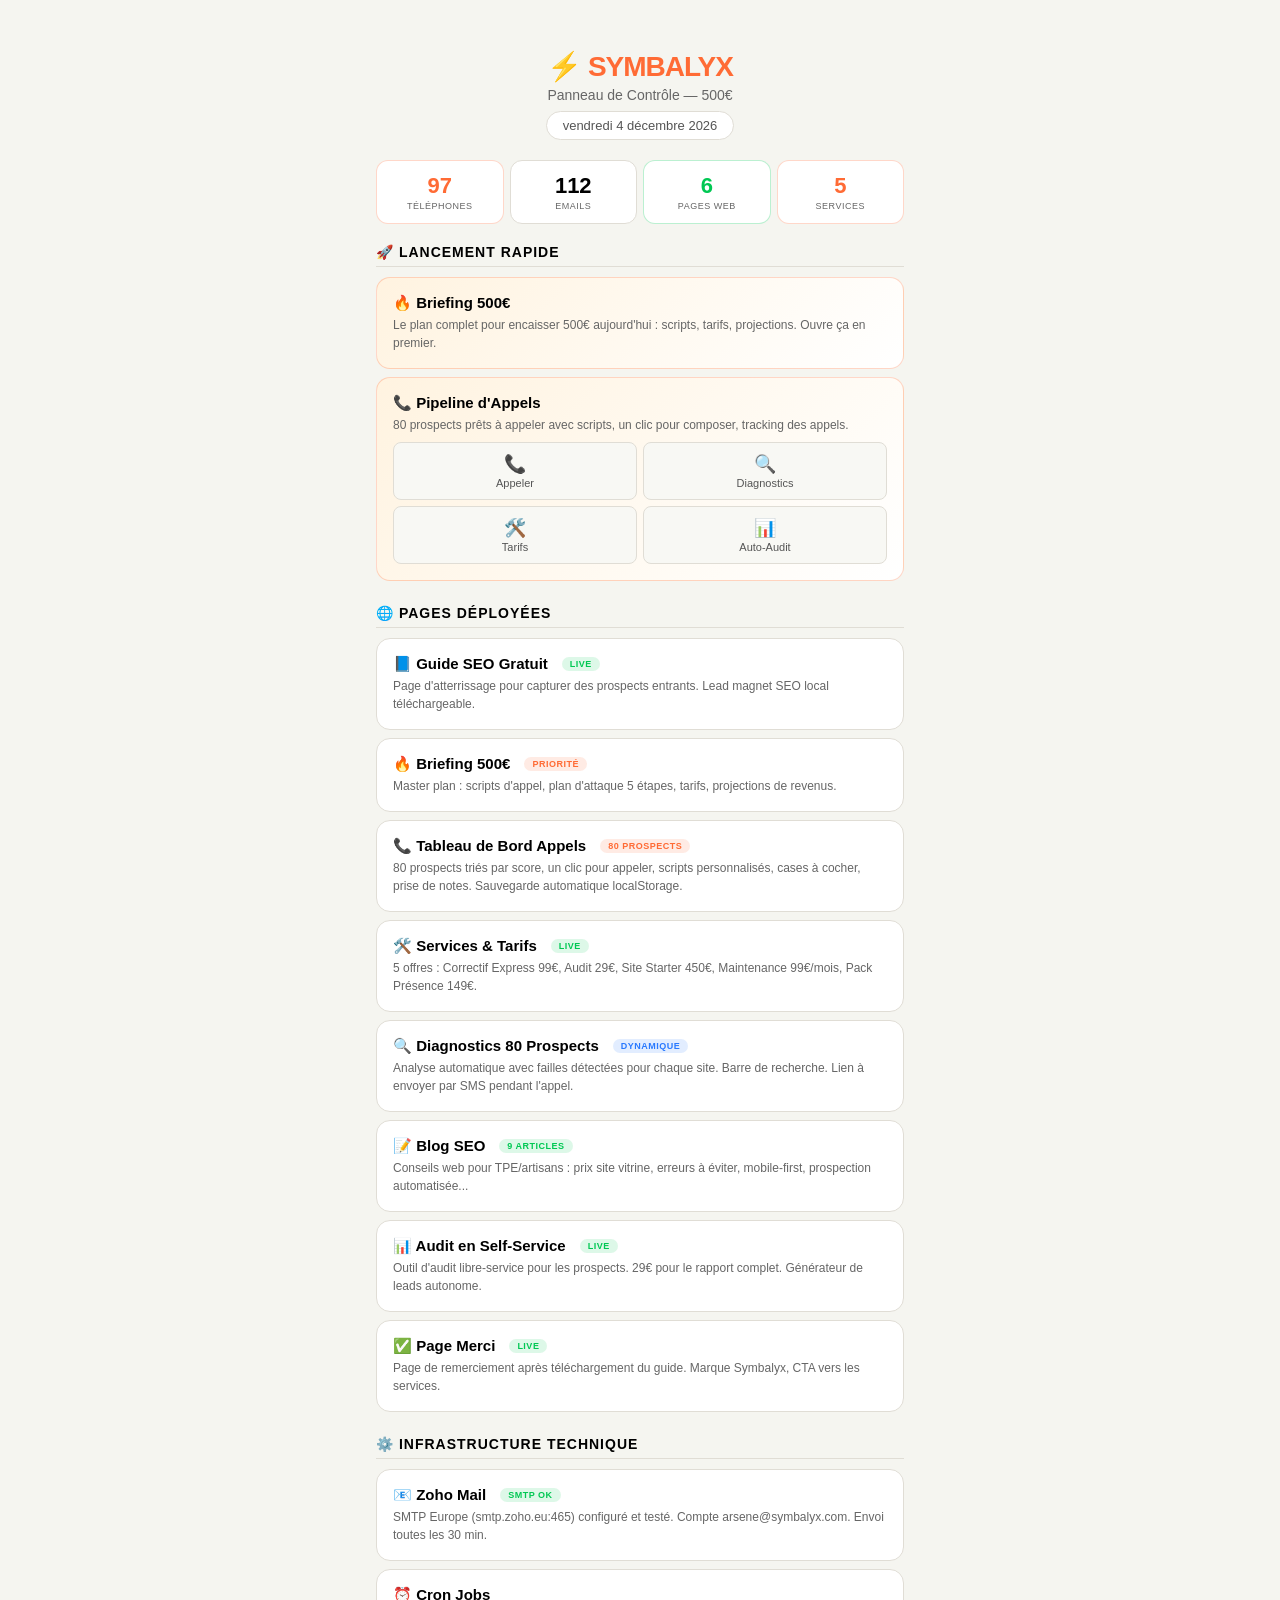
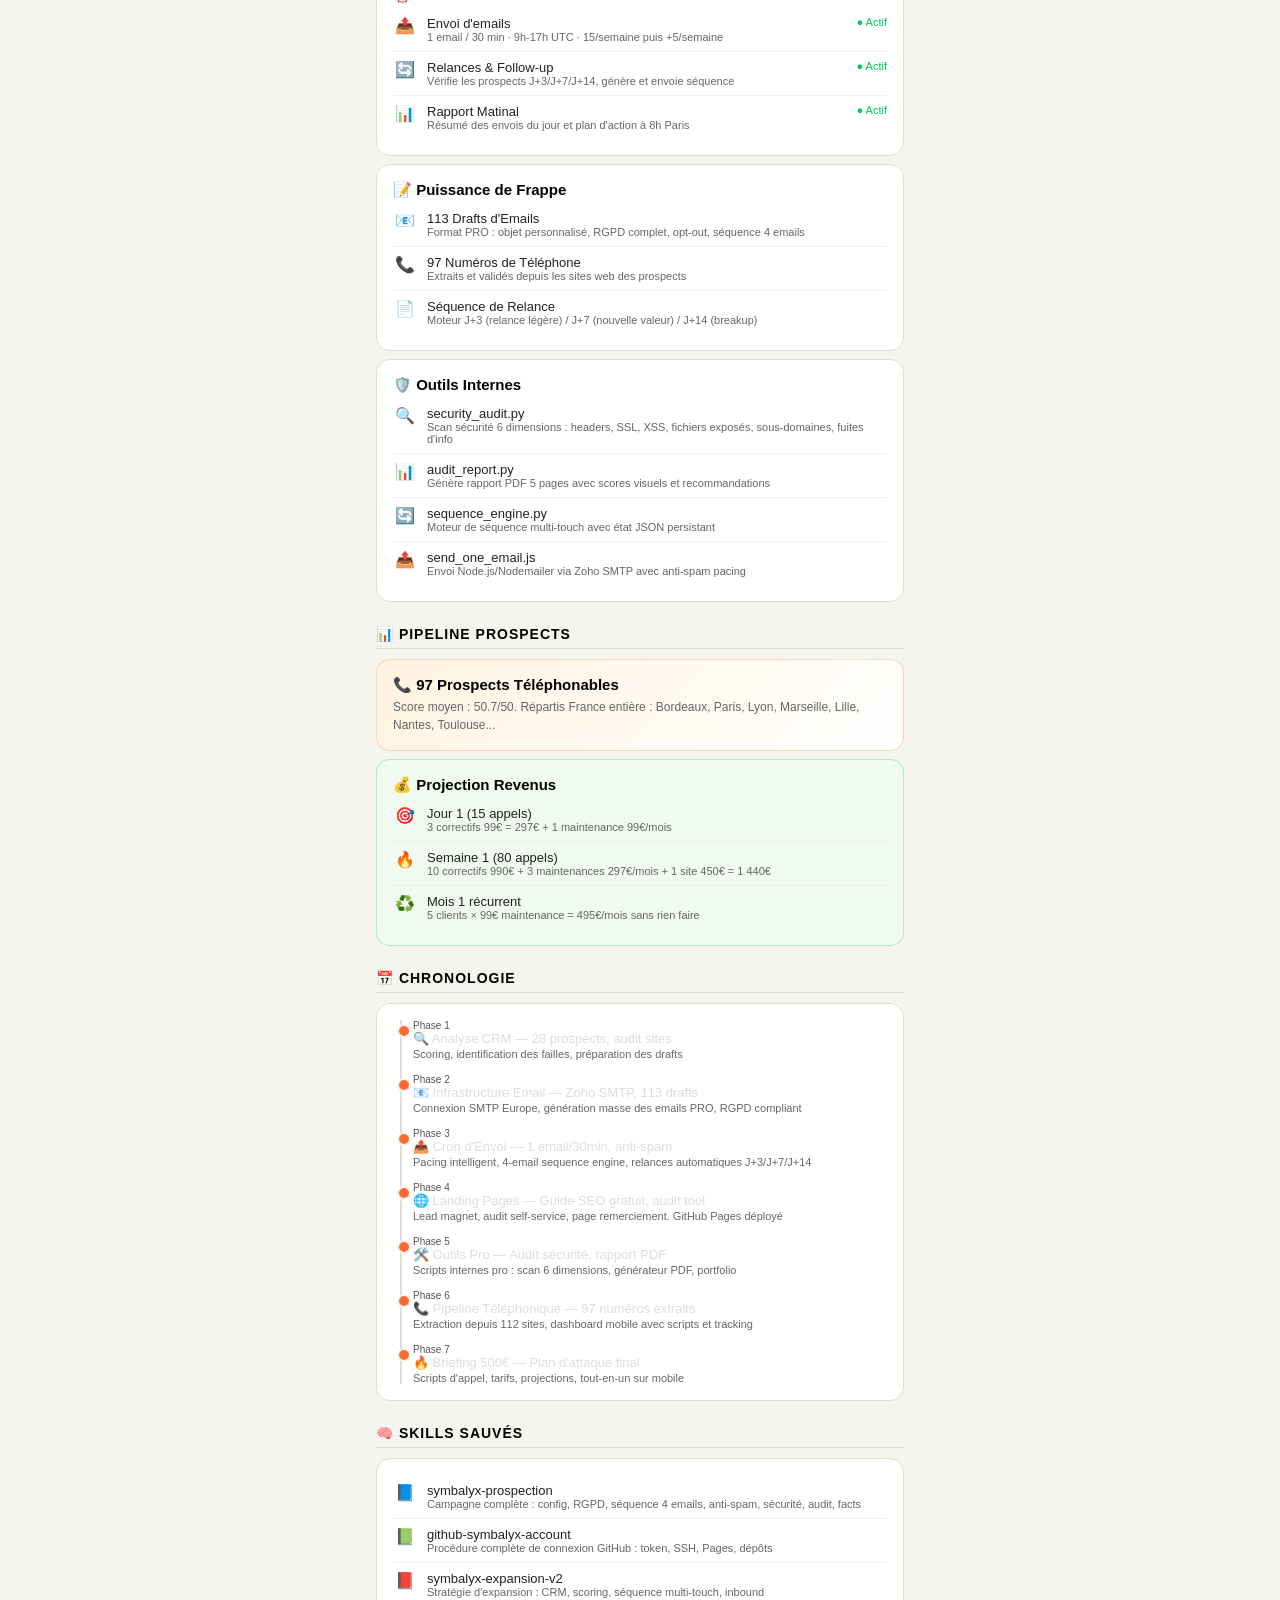
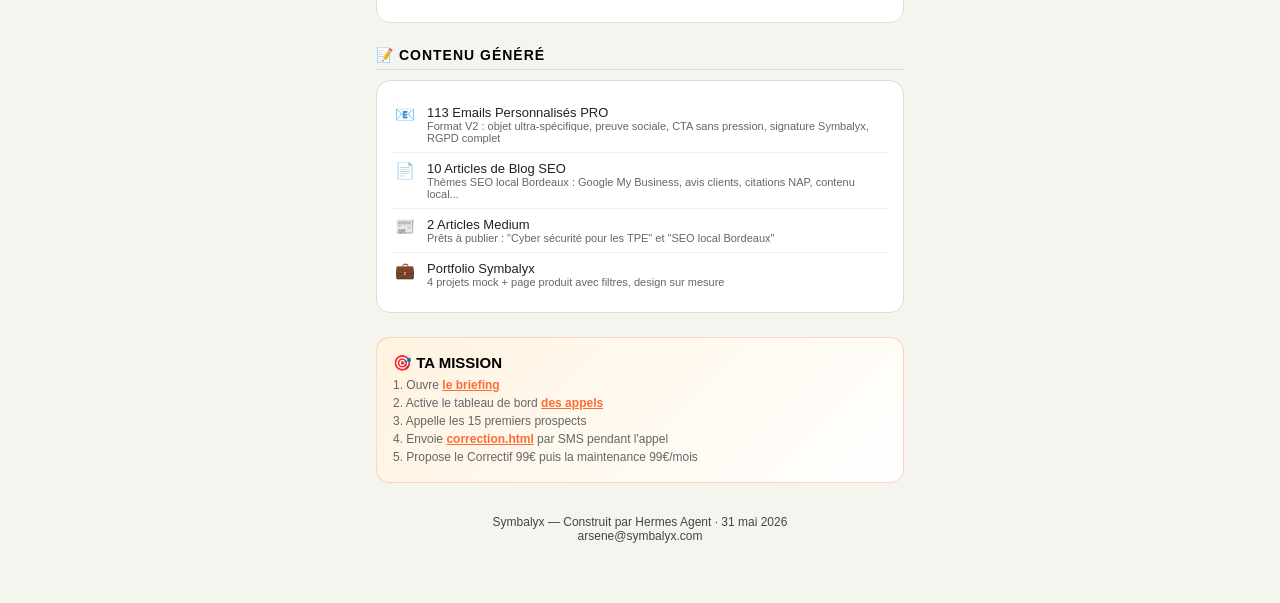
<file: index.html>
<!DOCTYPE html>
<html lang="fr">
<head>
<meta charset="UTF-8">
<meta name="viewport" content="width=device-width, initial-scale=1.0, maximum-scale=1.0, user-scalable=no">
<title>Symbalyx — Panneau de Contrôle</title>
<style>
  * { margin: 0; padding: 0; box-sizing: border-box; }
  body { font-family: -apple-system, BlinkMacSystemFont, 'Segoe UI', Roboto, sans-serif; background: #0a0a0f; color: #e0e0e0; }
  .wrap { max-width: 560px; margin: 0 auto; padding: 20px 16px; }

  .hero { text-align: center; padding: 30px 0 20px; }
  .hero h1 { font-size: 28px; font-weight: 800; color: #ff6b35; letter-spacing: -1px; }
  .hero .sub { font-size: 14px; color: #666; margin-top: 4px; }
  .hero .tagline { font-size: 13px; color: #888; margin-top: 8px; background: #13131a; border-radius: 100px; padding: 6px 16px; display: inline-block; border: 1px solid #1e1e2a; }

  .quick-stats { display: grid; grid-template-columns: repeat(4, 1fr); gap: 6px; margin-bottom: 20px; }
  .stat-box { background: #13131a; border-radius: 12px; padding: 12px 8px; text-align: center; border: 1px solid #1e1e2a; }
  .stat-box .num { font-size: 22px; font-weight: 800; color: #fff; }
  .stat-box .label { font-size: 9px; color: #666; margin-top: 2px; text-transform: uppercase; letter-spacing: 0.5px; }
  .stat-box.gold { border-color: #ff6b3544; }
  .stat-box.gold .num { color: #ff6b35; }
  .stat-box.green { border-color: #00c85344; }
  .stat-box.green .num { color: #00c853; }

  .section { margin-bottom: 24px; }
  .section-title { font-size: 14px; font-weight: 700; color: #fff; text-transform: uppercase; letter-spacing: 1px; margin-bottom: 10px; display: flex; align-items: center; gap: 8px; padding-bottom: 6px; border-bottom: 1px solid #1e1e2a; }

  .card { background: #13131a; border-radius: 14px; padding: 16px; border: 1px solid #1e1e2a; margin-bottom: 8px; }
  .card.gold { border-color: #ff6b3544; background: linear-gradient(135deg, #1a1a2e, #13131a); }
  .card.green { border-color: #00c85344; }
  .card.clickable { cursor: pointer; transition: all 0.15s; }
  .card.clickable:active { transform: scale(0.98); opacity: 0.8; }
  .card h3 { font-size: 15px; font-weight: 600; color: #fff; margin-bottom: 4px; display: flex; align-items: center; gap: 8px; }
  .card p { font-size: 12px; color: #888; line-height: 1.5; }
  .card .badge { display: inline-block; font-size: 9px; font-weight: 700; padding: 2px 8px; border-radius: 100px; text-transform: uppercase; letter-spacing: 0.5px; margin-left: 6px; }
  .badge.green { background: #00c85322; color: #00c853; }
  .badge.gold { background: #ff6b3522; color: #ff6b35; }
  .badge.blue { background: #2979ff22; color: #2979ff; }
  .badge.gray { background: #333; color: #888; }

  .card .link-grid { display: grid; grid-template-columns: 1fr 1fr; gap: 6px; margin-top: 8px; }
  .card .link-item { background: #0d0d14; border: 1px solid #1a1a28; border-radius: 8px; padding: 10px; text-align: center; text-decoration: none; display: block; }
  .card .link-item .emoji { font-size: 18px; }
  .card .link-item .txt { font-size: 11px; color: #bbb; font-weight: 500; margin-top: 2px; }

  .item { display: flex; gap: 10px; align-items: flex-start; padding: 8px 0; border-bottom: 1px solid #0f0f18; }
  .item:last-child { border-bottom: none; }
  .item .icon { flex-shrink: 0; font-size: 16px; width: 24px; text-align: center; }
  .item .content { flex: 1; min-width: 0; }
  .item .content .title { font-size: 13px; font-weight: 500; color: #ddd; }
  .item .content .desc { font-size: 11px; color: #666; }
  .item .status { flex-shrink: 0; font-size: 11px; }
  .status.on { color: #00c853; }
  .status.off { color: #ff1744; }
  .status.warn { color: #ff9100; }

  .divider { height: 1px; background: #1e1e2a; margin: 16px 0; }

  .timeline { position: relative; padding-left: 20px; }
  .timeline::before { content: ''; position: absolute; left: 7px; top: 0; bottom: 0; width: 2px; background: #1e1e2a; }
  .tl-item { position: relative; padding-bottom: 14px; }
  .tl-item:last-child { padding-bottom: 0; }
  .tl-item::before { content: ''; position: absolute; left: -16px; top: 4px; width: 10px; height: 10px; border-radius: 50%; background: #ff6b35; border: 2px solid #0a0a0f; }
  .tl-item .tl-date { font-size: 10px; color: #555; }
  .tl-item .tl-title { font-size: 13px; font-weight: 500; color: #ddd; }
  .tl-item .tl-desc { font-size: 11px; color: #666; margin-top: 2px; }

  @media (prefers-color-scheme: light) {
    body { background: #f5f5f0; color: #222; }
    .section-title { color: #000; border-color: #e0ddd5; }
    .card { background: #fff; border-color: #e0ddd5; }
    .card h3 { color: #000; }
    .card p { color: #666; }
    .card.gold { background: linear-gradient(135deg, #fff3e0, #fff); }
    .card.green { border-color: #00c85344; background: #f0faf0; }
    .card .link-item { background: #f8f8f4; border-color: #e0ddd5; }
    .card .link-item .txt { color: #555; }
    .item .content .title { color: #222; }
    .stat-box { background: #fff; border-color: #e0ddd5; }
    .stat-box .num { color: #000; }
    .hero .tagline { background: #fff; border-color: #e0ddd5; color: #555; }
    .item { border-color: #eee; }
    .timeline::before { background: #e0ddd5; }
    .tl-item::before { border-color: #f5f5f0; }
  }
</style>
</head>
<body>
<div class="wrap">

<div class="hero">
  <h1>⚡ SYMBALYX</h1>
  <div class="sub">Panneau de Contrôle — 500€</div>
  <div class="tagline" id="date"></div>
</div>

<div class="quick-stats">
  <div class="stat-box gold"><div class="num">97</div><div class="label">Téléphones</div></div>
  <div class="stat-box"><div class="num">112</div><div class="label">Emails</div></div>
  <div class="stat-box green"><div class="num">6</div><div class="label">Pages Web</div></div>
  <div class="stat-box gold"><div class="num">5</div><div class="label">Services</div></div>
</div>

<!-- LANCEMENT RAPIDE -->
<div class="section">
  <div class="section-title">🚀 LANCEMENT RAPIDE</div>

  <a href="briefing.html" class="card gold clickable" style="display:block;text-decoration:none">
    <h3>🔥 Briefing 500€</h3>
    <p>Le plan complet pour encaisser 500€ aujourd'hui : scripts, tarifs, projections. Ouvre ça en premier.</p>
  </a>

  <div class="card gold">
    <h3>📞 Pipeline d'Appels</h3>
    <p>80 prospects prêts à appeler avec scripts, un clic pour composer, tracking des appels.</p>
    <div class="link-grid">
      <a href="call-dashboard.html" class="link-item">
        <div class="emoji">📞</div>
        <div class="txt">Appeler</div>
      </a>
      <a href="correction.html" class="link-item">
        <div class="emoji">🔍</div>
        <div class="txt">Diagnostics</div>
      </a>
      <a href="services.html" class="link-item">
        <div class="emoji">🛠️</div>
        <div class="txt">Tarifs</div>
      </a>
      <a href="audit.html" class="link-item">
        <div class="emoji">📊</div>
        <div class="txt">Auto-Audit</div>
      </a>
    </div>
  </div>
</div>

<!-- PAGES DÉPLOYÉES -->
<div class="section">
  <div class="section-title">🌐 PAGES DÉPLOYÉES</div>

  <a href="guide-seo.html" class="card clickable" style="display:block;text-decoration:none">
    <h3>📘 Guide SEO Gratuit <span class="badge green">Live</span></h3>
    <p>Page d'atterrissage pour capturer des prospects entrants. Lead magnet SEO local téléchargeable.</p>
  </a>

  <a href="https://symbalyx.github.io/symbalyx-leads/briefing.html" class="card clickable" style="display:block;text-decoration:none">
    <h3>🔥 Briefing 500€ <span class="badge gold">Priorité</span></h3>
    <p>Master plan : scripts d'appel, plan d'attaque 5 étapes, tarifs, projections de revenus.</p>
  </a>

  <a href="https://symbalyx.github.io/symbalyx-leads/call-dashboard.html" class="card clickable" style="display:block;text-decoration:none">
    <h3>📞 Tableau de Bord Appels <span class="badge gold">80 prospects</span></h3>
    <p>80 prospects triés par score, un clic pour appeler, scripts personnalisés, cases à cocher, prise de notes. Sauvegarde automatique localStorage.</p>
  </a>

  <a href="https://symbalyx.github.io/symbalyx-leads/services.html" class="card clickable" style="display:block;text-decoration:none">
    <h3>🛠️ Services & Tarifs <span class="badge green">Live</span></h3>
    <p>5 offres : Correctif Express 99€, Audit 29€, Site Starter 450€, Maintenance 99€/mois, Pack Présence 149€.</p>
  </a>

  <a href="https://symbalyx.github.io/symbalyx-leads/correction.html" class="card clickable" style="display:block;text-decoration:none">
    <h3>🔍 Diagnostics 80 Prospects <span class="badge blue">Dynamique</span></h3>
    <p>Analyse automatique avec failles détectées pour chaque site. Barre de recherche. Lien à envoyer par SMS pendant l'appel.</p>
  </a>

  <a href="https://symbalyx.github.io/symbalyx-leads/blog.html" class="card clickable" style="display:block;text-decoration:none">
    <h3>📝 Blog SEO <span class="badge green">9 articles</span></h3>
    <p>Conseils web pour TPE/artisans : prix site vitrine, erreurs à éviter, mobile-first, prospection automatisée...</p>
  </a>

  <a href="https://symbalyx.github.io/symbalyx-leads/audit.html" class="card clickable" style="display:block;text-decoration:none">
    <h3>📊 Audit en Self-Service <span class="badge green">Live</span></h3>
    <p>Outil d'audit libre-service pour les prospects. 29€ pour le rapport complet. Générateur de leads autonome.</p>
  </a>

  <a href="https://symbalyx.github.io/symbalyx-leads/thank-you.html" class="card clickable" style="display:block;text-decoration:none">
    <h3>✅ Page Merci <span class="badge green">Live</span></h3>
    <p>Page de remerciement après téléchargement du guide. Marque Symbalyx, CTA vers les services.</p>
  </a>
</div>

<!-- INFRASTRUCTURE TECHNIQUE -->
<div class="section">
  <div class="section-title">⚙️ INFRASTRUCTURE TECHNIQUE</div>

  <div class="card">
    <h3>📧 Zoho Mail <span class="badge green">SMTP OK</span></h3>
    <p>SMTP Europe (smtp.zoho.eu:465) configuré et testé. Compte arsene@symbalyx.com. Envoi toutes les 30 min.</p>
  </div>

  <div class="card">
    <h3>⏰ Cron Jobs</h3>
    <div class="item"><div class="icon">📤</div><div class="content"><div class="title">Envoi d'emails</div><div class="desc">1 email / 30 min · 9h-17h UTC · 15/semaine puis +5/semaine</div></div><div class="status on">● Actif</div></div>
    <div class="item"><div class="icon">🔄</div><div class="content"><div class="title">Relances & Follow-up</div><div class="desc">Vérifie les prospects J+3/J+7/J+14, génère et envoie séquence</div></div><div class="status on">● Actif</div></div>
    <div class="item"><div class="icon">📊</div><div class="content"><div class="title">Rapport Matinal</div><div class="desc">Résumé des envois du jour et plan d'action à 8h Paris</div></div><div class="status on">● Actif</div></div>
  </div>

  <div class="card">
    <h3>📝 Puissance de Frappe</h3>
    <div class="item"><div class="icon">📧</div><div class="content"><div class="title">113 Drafts d'Emails</div><div class="desc">Format PRO : objet personnalisé, RGPD complet, opt-out, séquence 4 emails</div></div></div>
    <div class="item"><div class="icon">📞</div><div class="content"><div class="title">97 Numéros de Téléphone</div><div class="desc">Extraits et validés depuis les sites web des prospects</div></div></div>
    <div class="item"><div class="icon">📄</div><div class="content"><div class="title">Séquence de Relance</div><div class="desc">Moteur J+3 (relance légère) / J+7 (nouvelle valeur) / J+14 (breakup)</div></div></div>
  </div>

  <div class="card">
    <h3>🛡️ Outils Internes</h3>
    <div class="item"><div class="icon">🔍</div><div class="content"><div class="title">security_audit.py</div><div class="desc">Scan sécurité 6 dimensions : headers, SSL, XSS, fichiers exposés, sous-domaines, fuites d'info</div></div></div>
    <div class="item"><div class="icon">📊</div><div class="content"><div class="title">audit_report.py</div><div class="desc">Génère rapport PDF 5 pages avec scores visuels et recommandations</div></div></div>
    <div class="item"><div class="icon">🔄</div><div class="content"><div class="title">sequence_engine.py</div><div class="desc">Moteur de séquence multi-touch avec état JSON persistant</div></div></div>
    <div class="item"><div class="icon">📤</div><div class="content"><div class="title">send_one_email.js</div><div class="desc">Envoi Node.js/Nodemailer via Zoho SMTP avec anti-spam pacing</div></div></div>
  </div>
</div>

<!-- PROSPECTS PIPELINE -->
<div class="section">
  <div class="section-title">📊 PIPELINE PROSPECTS</div>

  <div class="card gold">
    <h3>📞 97 Prospects Téléphonables</h3>
    <p>Score moyen : 50.7/50. Répartis France entière : Bordeaux, Paris, Lyon, Marseille, Lille, Nantes, Toulouse...</p>
  </div>

  <div class="card green">
    <h3>💰 Projection Revenus</h3>
    <div class="item"><div class="icon">🎯</div><div class="content"><div class="title">Jour 1 (15 appels)</div><div class="desc">3 correctifs 99€ = 297€ + 1 maintenance 99€/mois</div></div></div>
    <div class="item"><div class="icon">🔥</div><div class="content"><div class="title">Semaine 1 (80 appels)</div><div class="desc">10 correctifs 990€ + 3 maintenances 297€/mois + 1 site 450€ = 1 440€</div></div></div>
    <div class="item"><div class="icon">♻️</div><div class="content"><div class="title">Mois 1 récurrent</div><div class="desc">5 clients × 99€ maintenance = 495€/mois sans rien faire</div></div></div>
  </div>
</div>

<!-- TIMELINE DES RÉALISATIONS -->
<div class="section">
  <div class="section-title">📅 CHRONOLOGIE</div>
  <div class="card">
    <div class="timeline">
      <div class="tl-item">
        <div class="tl-date">Phase 1</div>
        <div class="tl-title">🔍 Analyse CRM — 28 prospects, audit sites</div>
        <div class="tl-desc">Scoring, identification des failles, préparation des drafts</div>
      </div>
      <div class="tl-item">
        <div class="tl-date">Phase 2</div>
        <div class="tl-title">📧 Infrastructure Email — Zoho SMTP, 113 drafts</div>
        <div class="tl-desc">Connexion SMTP Europe, génération masse des emails PRO, RGPD compliant</div>
      </div>
      <div class="tl-item">
        <div class="tl-date">Phase 3</div>
        <div class="tl-title">📤 Cron d'Envoi — 1 email/30min, anti-spam</div>
        <div class="tl-desc">Pacing intelligent, 4-email sequence engine, relances automatiques J+3/J+7/J+14</div>
      </div>
      <div class="tl-item">
        <div class="tl-date">Phase 4</div>
        <div class="tl-title">🌐 Landing Pages — Guide SEO gratuit, audit tool</div>
        <div class="tl-desc">Lead magnet, audit self-service, page remerciement. GitHub Pages déployé</div>
      </div>
      <div class="tl-item">
        <div class="tl-date">Phase 5</div>
        <div class="tl-title">🛠️ Outils Pro — Audit sécurité, rapport PDF</div>
        <div class="tl-desc">Scripts internes pro : scan 6 dimensions, générateur PDF, portfolio</div>
      </div>
      <div class="tl-item">
        <div class="tl-date">Phase 6</div>
        <div class="tl-title">📞 Pipeline Téléphonique — 97 numéros extraits</div>
        <div class="tl-desc">Extraction depuis 112 sites, dashboard mobile avec scripts et tracking</div>
      </div>
      <div class="tl-item">
        <div class="tl-date">Phase 7</div>
        <div class="tl-title">🔥 Briefing 500€ — Plan d'attaque final</div>
        <div class="tl-desc">Scripts d'appel, tarifs, projections, tout-en-un sur mobile</div>
      </div>
    </div>
  </div>
</div>

<!-- SKILLS SAUVÉS -->
<div class="section">
  <div class="section-title">🧠 SKILLS SAUVÉS</div>
  <div class="card">
    <div class="item"><div class="icon">📘</div><div class="content"><div class="title">symbalyx-prospection</div><div class="desc">Campagne complète : config, RGPD, séquence 4 emails, anti-spam, sécurité, audit, facts</div></div></div>
    <div class="item"><div class="icon">📗</div><div class="content"><div class="title">github-symbalyx-account</div><div class="desc">Procédure complète de connexion GitHub : token, SSH, Pages, dépôts</div></div></div>
    <div class="item"><div class="icon">📕</div><div class="content"><div class="title">symbalyx-expansion-v2</div><div class="desc">Stratégie d'expansion : CRM, scoring, séquence multi-touch, inbound</div></div></div>
  </div>
</div>

<!-- CONTENU GÉNÉRÉ -->
<div class="section">
  <div class="section-title">📝 CONTENU GÉNÉRÉ</div>
  <div class="card">
    <div class="item"><div class="icon">📧</div><div class="content"><div class="title">113 Emails Personnalisés PRO</div><div class="desc">Format V2 : objet ultra-spécifique, preuve sociale, CTA sans pression, signature Symbalyx, RGPD complet</div></div></div>
    <div class="item"><div class="icon">📄</div><div class="content"><div class="title">10 Articles de Blog SEO</div><div class="desc">Thèmes SEO local Bordeaux : Google My Business, avis clients, citations NAP, contenu local...</div></div></div>
    <div class="item"><div class="icon">📰</div><div class="content"><div class="title">2 Articles Medium</div><div class="desc">Prêts à publier : "Cyber sécurité pour les TPE" et "SEO local Bordeaux"</div></div></div>
    <div class="item"><div class="icon">💼</div><div class="content"><div class="title">Portfolio Symbalyx</div><div class="desc">4 projets mock + page produit avec filtres, design sur mesure</div></div></div>
  </div>
</div>

<!-- DERNIÈRES INSTRUCTIONS -->
<div class="card gold" style="margin-top:8px">
  <h3>🎯 TA MISSION</h3>
  <p>1. Ouvre <a href="briefing.html" style="color:#ff6b35;font-weight:600">le briefing</a><br>
  2. Active le tableau de bord <a href="call-dashboard.html" style="color:#ff6b35;font-weight:600">des appels</a><br>
  3. Appelle les 15 premiers prospects<br>
  4. Envoie <a href="correction.html" style="color:#ff6b35;font-weight:600">correction.html</a> par SMS pendant l'appel<br>
  5. Propose le Correctif 99€ puis la maintenance 99€/mois</p>
</div>

<div style="text-align:center;padding:24px 0 40px;color:#444;font-size:12px">
  Symbalyx — Construit par Hermes Agent · 31 mai 2026<br>
arsene@symbalyx.com
</div>

</div>

<script>document.getElementById('date').textContent = new Date().toLocaleDateString('fr-FR', { weekday: 'long', day: 'numeric', month: 'long', year: 'numeric' });</script>
</body>
</html>
</file>
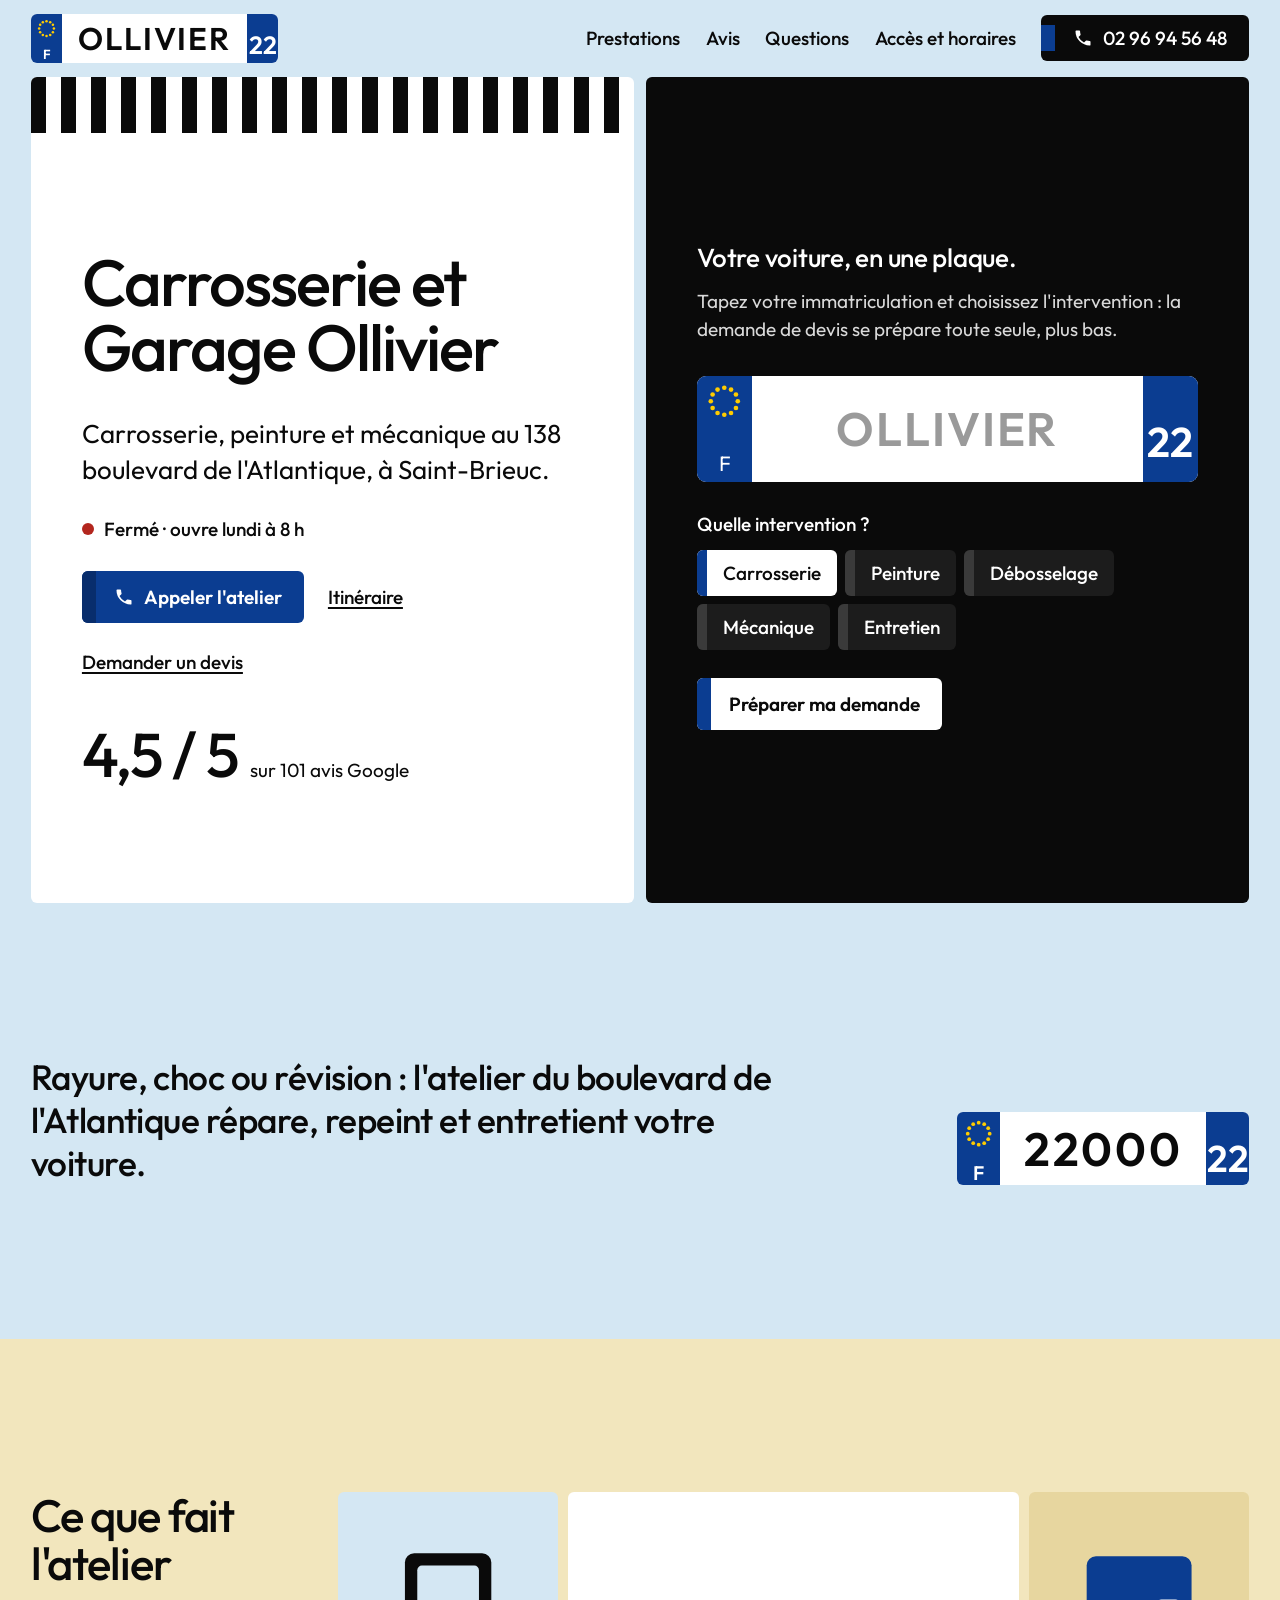
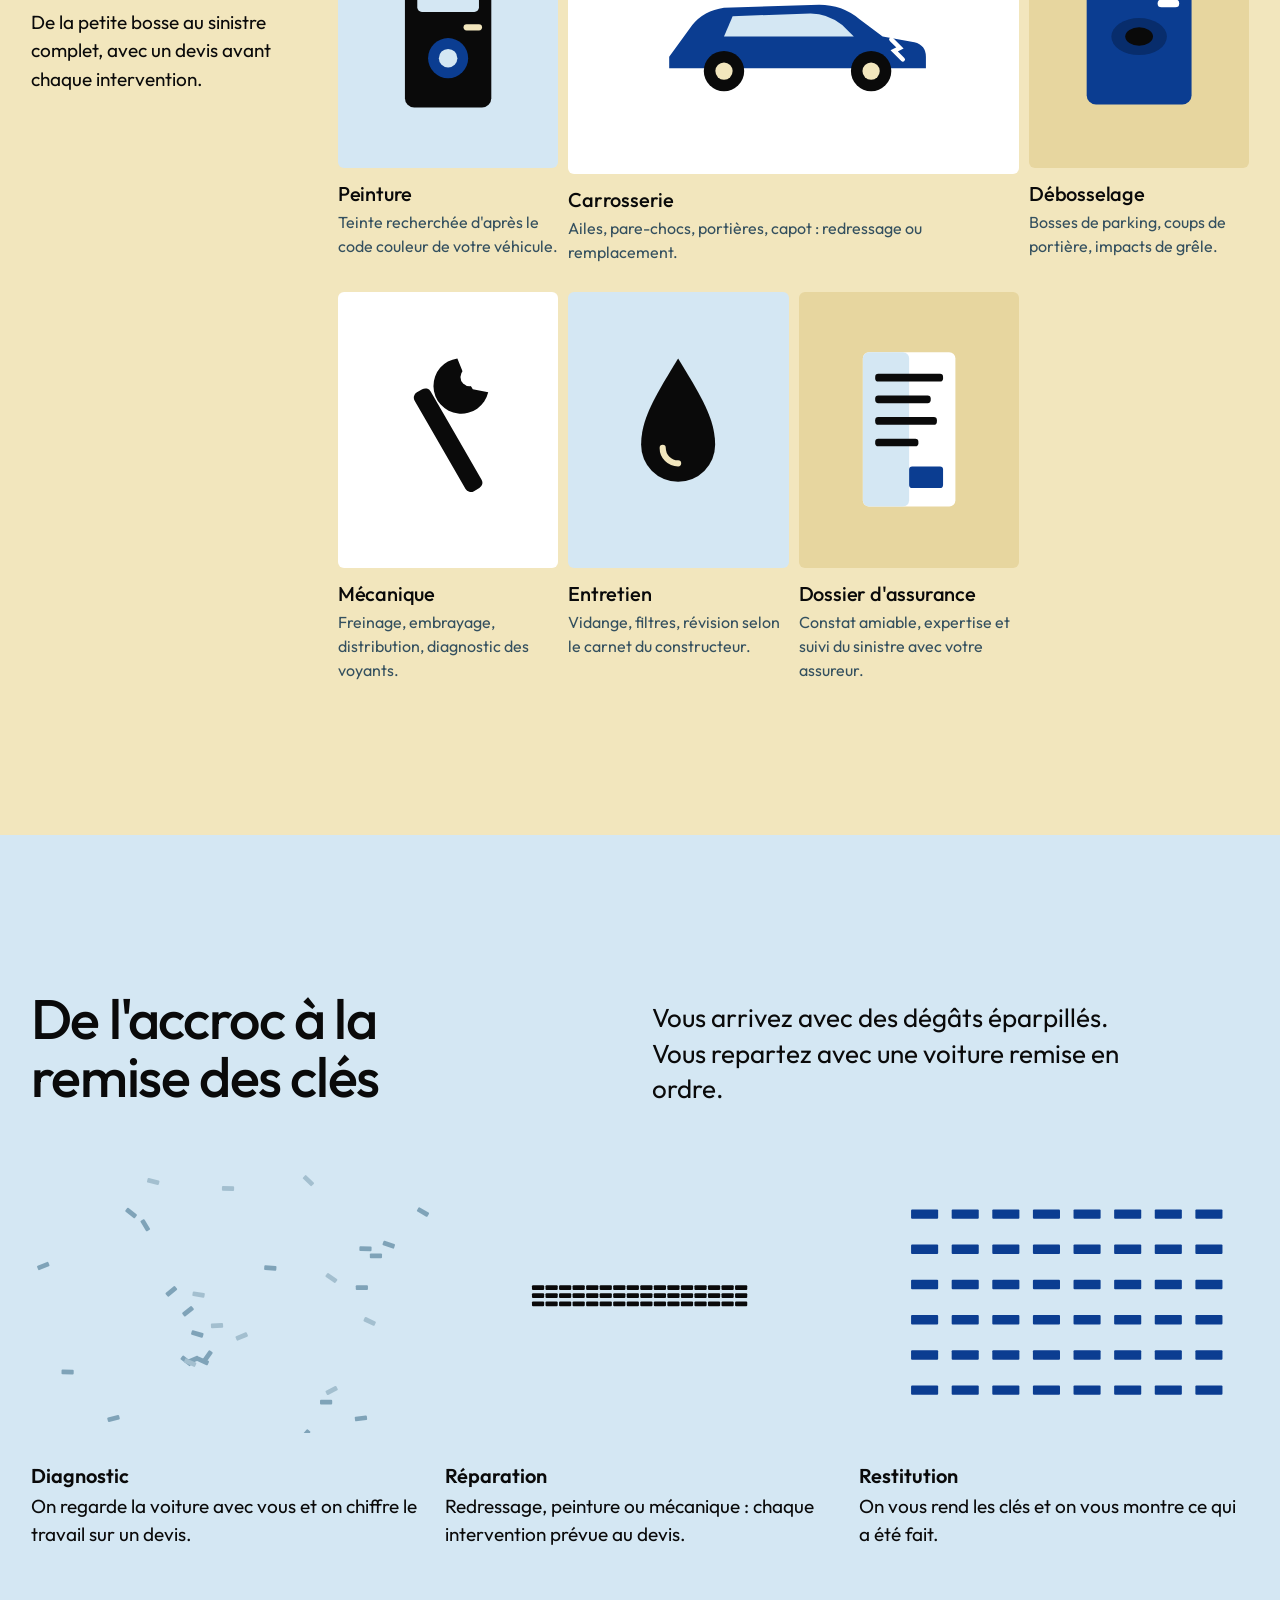
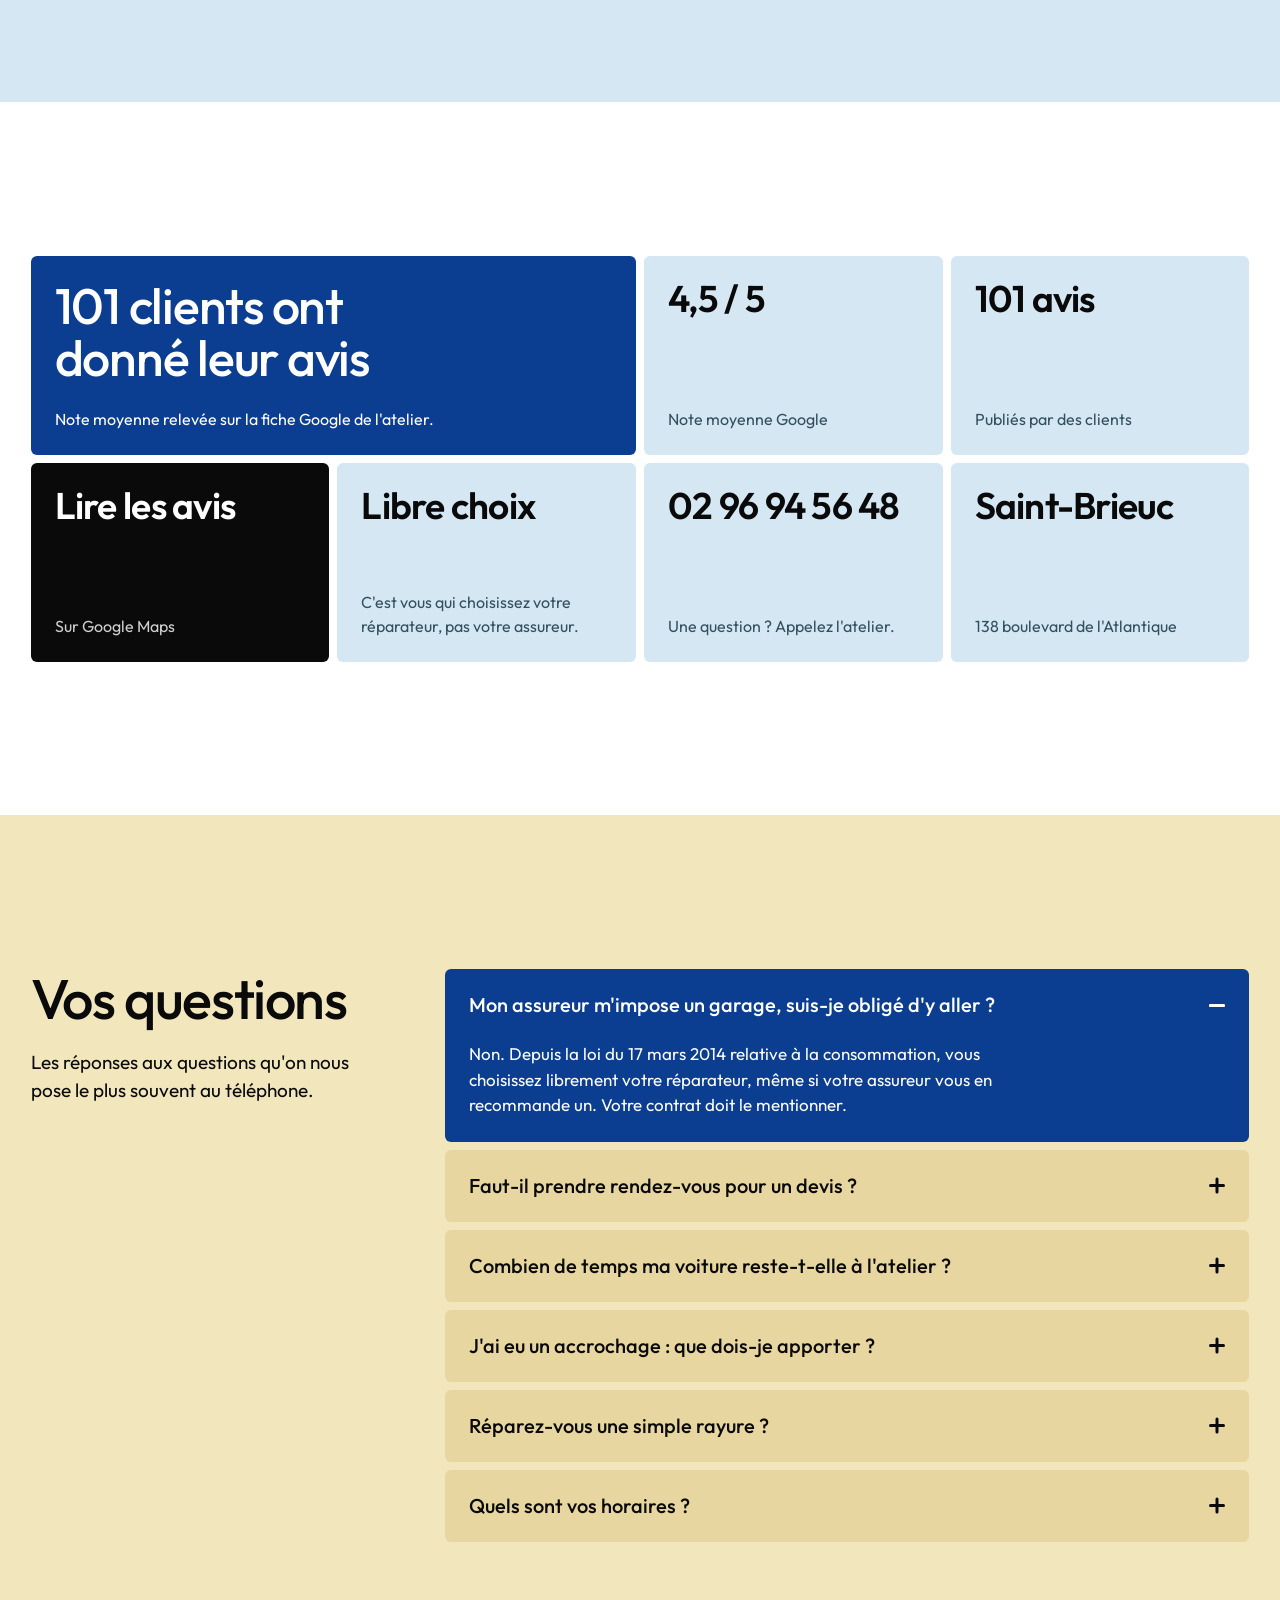
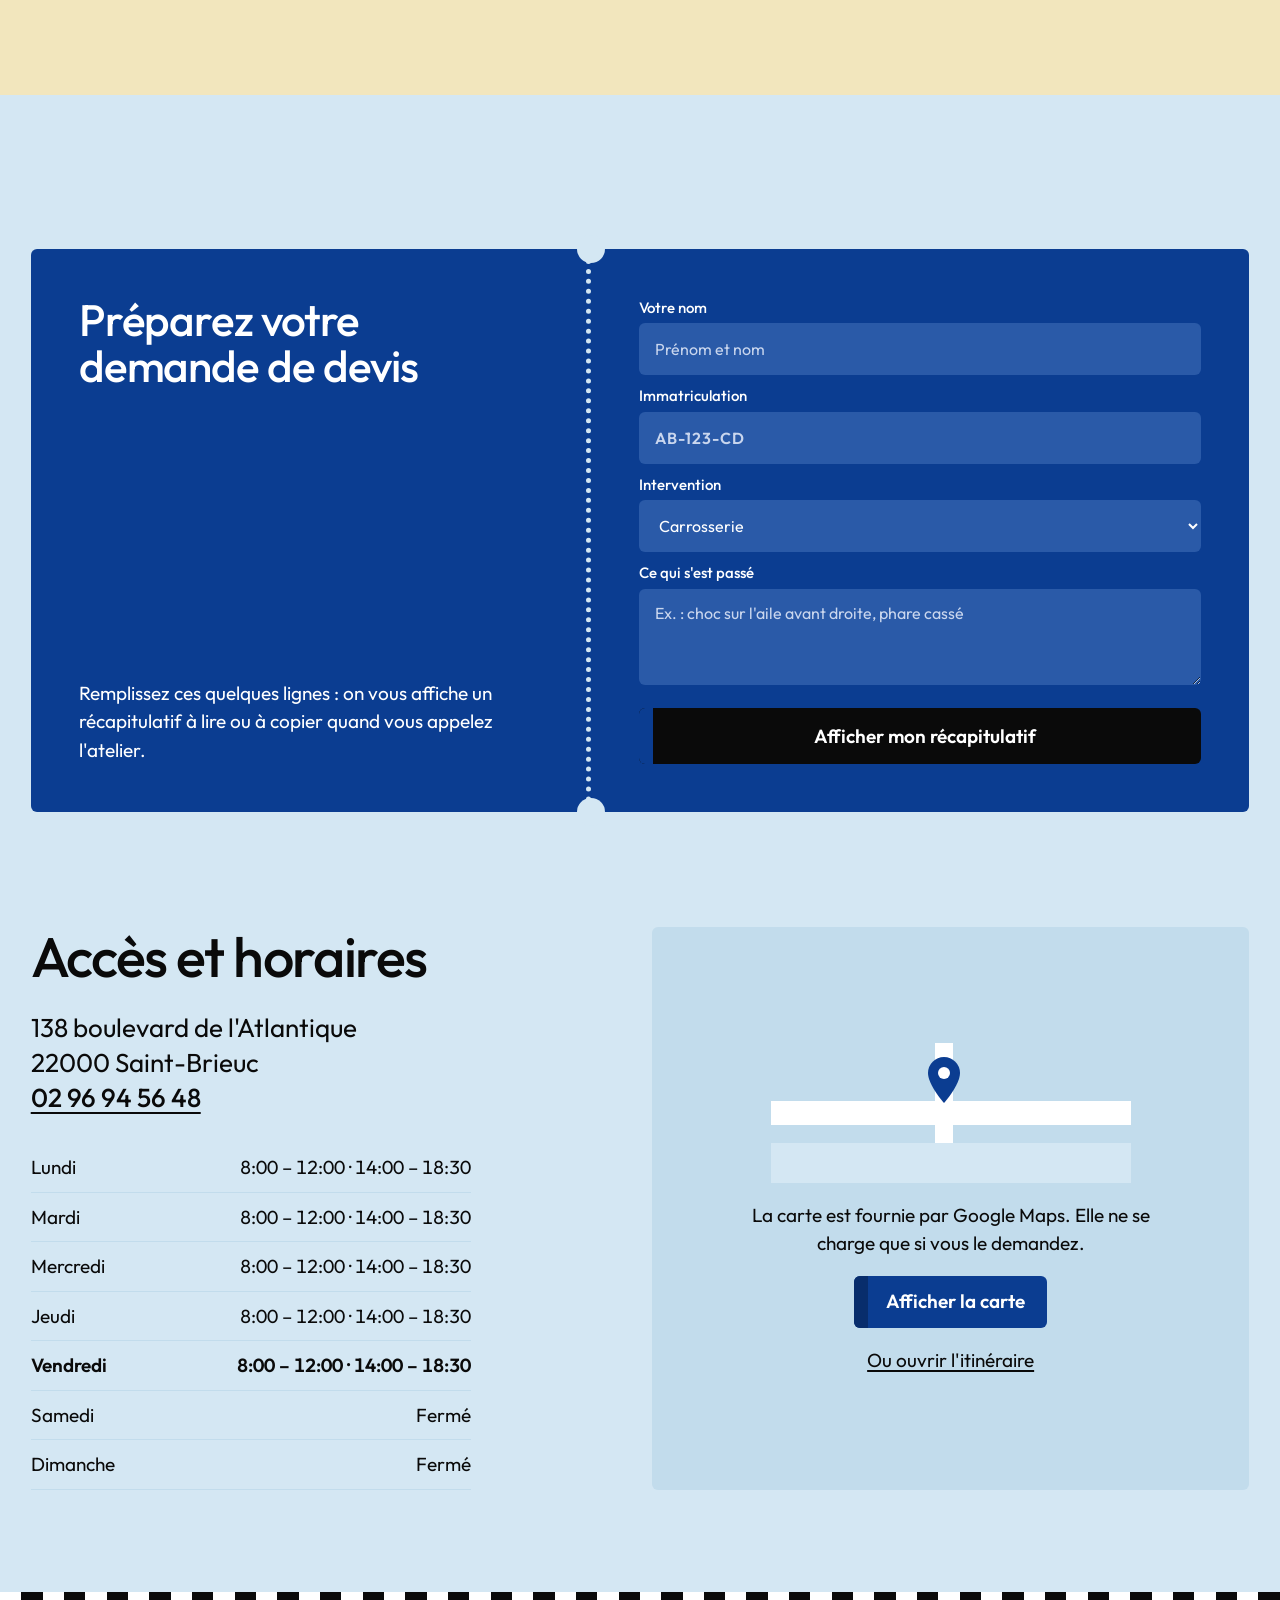
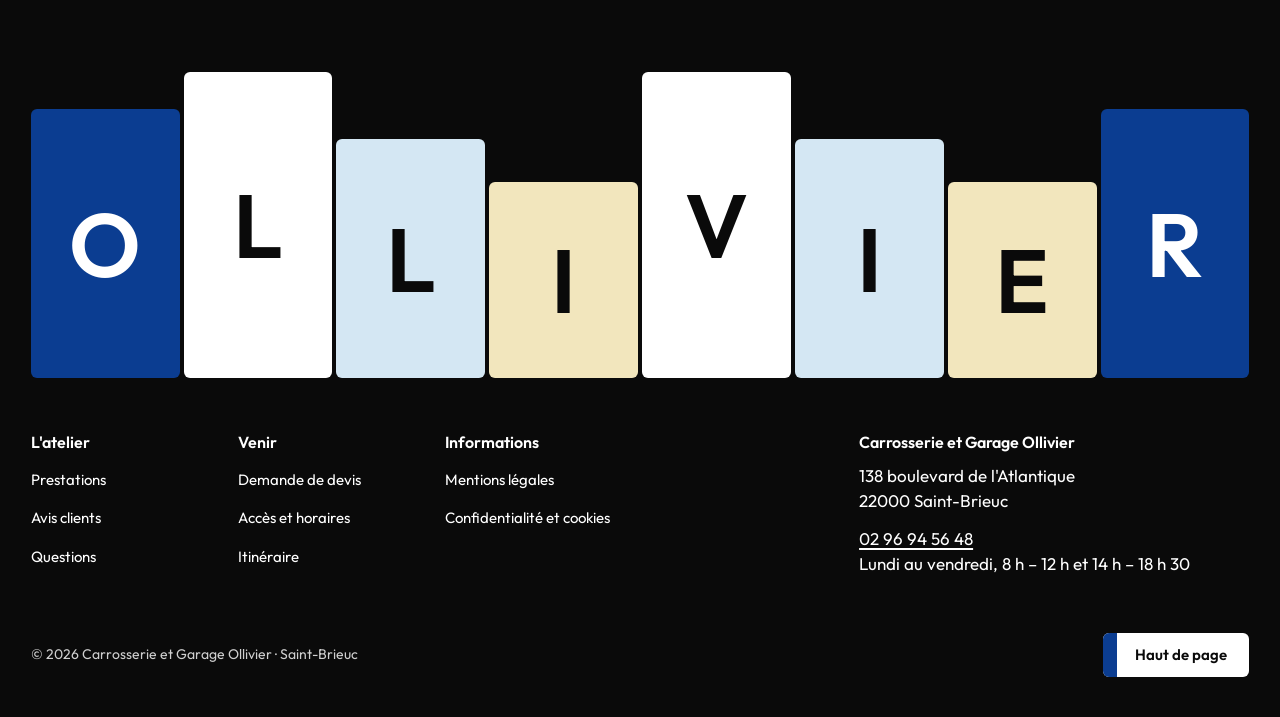
<file: ollivier/index.html>
<!doctype html>
<html lang="fr" class="no-js">
<head>
<meta charset="utf-8">
<meta name="viewport" content="width=device-width, initial-scale=1, viewport-fit=cover">
<title>Carrosserie et Garage Ollivier · Saint-Brieuc</title>
<meta name="description" content="Carrosserie, peinture et mécanique au 138 boulevard de l'Atlantique à Saint-Brieuc. Devis, réparation après sinistre et entretien. Appelez le 02 96 94 56 48.">
<meta name="robots" content="noindex, nofollow">
<meta name="theme-color" content="#0a0a0a">
<meta property="og:title" content="Carrosserie et Garage Ollivier · Saint-Brieuc">
<meta property="og:description" content="Carrosserie, peinture et mécanique au 138 boulevard de l'Atlantique à Saint-Brieuc.">
<meta property="og:type" content="website">
<meta property="og:locale" content="fr_FR">
<link rel="icon" href="favicon.svg" type="image/svg+xml">
<link rel="preload" href="fonts/outfit-latin.woff2" as="font" type="font/woff2" crossorigin>
<link rel="stylesheet" href="style.css">
<script>document.documentElement.classList.remove('no-js')</script>
<script type="application/ld+json">
{
  "@context": "https://schema.org",
  "@type": "AutoBodyShop",
  "name": "Carrosserie et Garage Ollivier",
  "telephone": "+33296945648",
  "address": {
    "@type": "PostalAddress",
    "streetAddress": "138 boulevard de l'Atlantique",
    "postalCode": "22000",
    "addressLocality": "Saint-Brieuc",
    "addressCountry": "FR"
  },
  "openingHoursSpecification": [
    { "@type": "OpeningHoursSpecification", "dayOfWeek": ["Monday","Tuesday","Wednesday","Thursday","Friday"], "opens": "08:00", "closes": "12:00" },
    { "@type": "OpeningHoursSpecification", "dayOfWeek": ["Monday","Tuesday","Wednesday","Thursday","Friday"], "opens": "14:00", "closes": "18:30" }
  ],
  "aggregateRating": { "@type": "AggregateRating", "ratingValue": "4.5", "reviewCount": "101" }
}
</script>
</head>
<body>
<a class="skip" href="#contenu">Aller au contenu</a>

<svg width="0" height="0" style="position:absolute" aria-hidden="true" focusable="false">
  <symbol id="eu" viewBox="0 0 40 40">
    <g fill="#ffcc00">
      <circle cx="20" cy="6" r="2.4"/><circle cx="27" cy="7.9" r="2.4"/><circle cx="32.1" cy="13" r="2.4"/>
      <circle cx="34" cy="20" r="2.4"/><circle cx="32.1" cy="27" r="2.4"/><circle cx="27" cy="32.1" r="2.4"/>
      <circle cx="20" cy="34" r="2.4"/><circle cx="13" cy="32.1" r="2.4"/><circle cx="7.9" cy="27" r="2.4"/>
      <circle cx="6" cy="20" r="2.4"/><circle cx="7.9" cy="13" r="2.4"/><circle cx="13" cy="7.9" r="2.4"/>
    </g>
  </symbol>
  <symbol id="phone" viewBox="0 0 24 24"><path fill="currentColor" d="M6.6 10.8a15.1 15.1 0 0 0 6.6 6.6l2.2-2.2a1 1 0 0 1 1-.25 11.4 11.4 0 0 0 3.6.57 1 1 0 0 1 1 1V20a1 1 0 0 1-1 1A17 17 0 0 1 3 4a1 1 0 0 1 1-1h3.5a1 1 0 0 1 1 1c0 1.25.2 2.45.57 3.57a1 1 0 0 1-.25 1z"/></symbol>
  <symbol id="route" viewBox="0 0 24 24"><path fill="currentColor" d="M12 2a7 7 0 0 0-7 7c0 5.25 7 13 7 13s7-7.75 7-13a7 7 0 0 0-7-7zm0 9.5A2.5 2.5 0 1 1 12 6.5a2.5 2.5 0 0 1 0 5z"/></symbol>
</svg>

<header class="top">
  <a class="plate mark" href="#" aria-label="Carrosserie et Garage Ollivier, accueil">
    <span class="plate__eu" aria-hidden="true"><svg><use href="#eu"/></svg>F</span>
    <span class="plate__text">Ollivier</span>
    <span class="plate__dep" aria-hidden="true"><b>22</b></span>
  </a>
  <nav aria-label="Navigation principale">
    <div class="nav-links">
      <a href="#prestations">Prestations</a>
      <a href="#avis">Avis</a>
      <a href="#questions">Questions</a>
      <a href="#infos">Accès et horaires</a>
    </div>
    <a class="btn btn--ink" href="tel:+33296945648"><span><svg aria-hidden="true"><use href="#phone"/></svg><span class="long">02 96 94 56 48</span><span class="short">Appeler</span></span></a>
  </nav>
</header>

<main id="contenu">

<section class="hero" aria-labelledby="titre">
  <div class="hero__card">
    <div class="stripes" aria-hidden="true"><i></i><i></i><i></i><i></i><i></i><i></i><i></i><i></i><i></i><i></i><i></i><i></i><i></i><i></i><i></i><i></i><i></i><i></i><i></i><i></i><i></i><i></i><i></i><i></i><i></i><i></i><i></i><i></i><i></i><i></i><i></i><i></i><i></i><i></i><i></i><i></i><i></i><i></i><i></i><i></i></div>
    <div class="hero__body">
      <h1 id="titre" class="reveal"><span>Carrosserie et</span><span>Garage Ollivier</span></h1>
      <p class="hero__lead reveal" style="--d:80ms">Carrosserie, peinture et mécanique au 138 boulevard de l'Atlantique, à Saint-Brieuc.</p>
      <p class="status reveal" style="--d:160ms" id="status" aria-live="polite"><span class="status__dot" aria-hidden="true"></span><span class="status__text">Lundi au vendredi, 8 h – 12 h et 14 h – 18 h 30</span></p>
      <div class="hero__actions reveal" style="--d:220ms">
        <a class="btn btn--blue" href="tel:+33296945648"><span><svg aria-hidden="true"><use href="#phone"/></svg>Appeler l'atelier</span></a>
        <a class="link" href="https://www.google.com/maps/dir/?api=1&amp;destination=138%20Boulevard%20de%20l%27Atlantique%2C%2022000%20Saint-Brieuc" target="_blank" rel="noopener">Itinéraire</a>
        <a class="link" href="#devis">Demander un devis</a>
      </div>
      <p class="hero__rating reveal" style="--d:280ms"><strong>4,5 / 5</strong><span>sur 101 avis Google</span></p>
    </div>
  </div>

  <div class="hero__desk">
    <h2 class="reveal">Votre voiture, en une plaque.</h2>
    <p class="reveal" style="--d:80ms">Tapez votre immatriculation et choisissez l'intervention : la demande de devis se prépare toute seule, plus bas.</p>
    <form id="quick" action="#devis" novalidate>
      <div class="bigplate reveal drift" style="--d:140ms">
        <span class="plate__eu" aria-hidden="true"><svg viewBox="0 0 40 40"><use href="#eu"/></svg>F</span>
        <div class="bigplate__field">
          <label for="plaque-hero" class="sr-only">Votre immatriculation</label>
          <input id="plaque-hero" name="plaque" type="text" inputmode="text" autocomplete="off" autocapitalize="characters" spellcheck="false" maxlength="10" placeholder="AB-123-CD">
          <span class="bigplate__ghost" aria-hidden="true"><span class="on">Ollivier</span><span>AB-123-CD</span><span>Bd Atlantique</span></span>
        </div>
        <span class="plate__dep" aria-hidden="true"><b>22</b></span>
      </div>
      <fieldset class="choices reveal" style="--d:200ms">
        <legend>Quelle intervention ?</legend>
        <div class="choices__row">
          <label class="choice"><input type="radio" name="travaux" value="Carrosserie" checked><span>Carrosserie</span></label>
          <label class="choice"><input type="radio" name="travaux" value="Peinture"><span>Peinture</span></label>
          <label class="choice"><input type="radio" name="travaux" value="Débosselage"><span>Débosselage</span></label>
          <label class="choice"><input type="radio" name="travaux" value="Mécanique"><span>Mécanique</span></label>
          <label class="choice"><input type="radio" name="travaux" value="Entretien"><span>Entretien</span></label>
        </div>
      </fieldset>
      <button class="btn reveal" style="--d:260ms" type="submit"><span>Préparer ma demande</span></button>
    </form>
  </div>
</section>

<section class="section wrap intro" aria-label="L'atelier">
  <p class="reveal">Rayure, choc ou révision : l'atelier du boulevard de l'Atlantique répare, repeint et entretient votre voiture.</p>
  <span class="plate intro__plate reveal" style="--d:120ms" aria-hidden="true">
    <span class="plate__eu"><svg><use href="#eu"/></svg>F</span>
    <span class="plate__text">22000</span>
    <span class="plate__dep"><b>22</b></span>
  </span>
</section>

<section class="section wrap services" id="prestations" aria-labelledby="t-presta">
  <div class="services__grid">
    <div class="services__head">
      <h2 id="t-presta" class="reveal">Ce que fait l'atelier</h2>
      <p class="reveal" style="--d:80ms">De la petite bosse au sinistre complet, avec un devis avant chaque intervention.</p>
    </div>
    <div class="tiles">
      <figure class="tile reveal">
        <div class="tile__art f-sky">
          <svg viewBox="0 0 100 120" aria-hidden="true"><rect x="22" y="10" width="56" height="100" rx="6" fill="#0a0a0a"/><rect x="30" y="18" width="40" height="30" rx="3" fill="#d4e7f3"/><circle cx="50" cy="78" r="13" fill="#0b3d91"/><circle cx="50" cy="78" r="6" fill="#d4e7f3"/><rect x="60" y="56" width="12" height="4" rx="2" fill="#f2e6bd"/></svg>
        </div>
        <figcaption><h3>Peinture</h3><p>Teinte recherchée d'après le code couleur de votre véhicule.</p></figcaption>
      </figure>
      <figure class="tile tile--wide reveal" style="--d:70ms">
        <div class="tile__art f-paper">
          <svg viewBox="0 0 200 100" aria-hidden="true"><path d="M14 66 L30 44 Q38 34 52 32 L118 30 Q134 30 146 40 L162 52 L184 56 Q192 58 192 66 L192 74 L14 74 Z" fill="#0b3d91"/><path d="M58 38 L112 36 Q124 36 134 44 L142 52 L52 52 Z" fill="#d4e7f3"/><circle cx="52" cy="76" r="14" fill="#0a0a0a"/><circle cx="52" cy="76" r="6" fill="#f2e6bd"/><circle cx="154" cy="76" r="14" fill="#0a0a0a"/><circle cx="154" cy="76" r="6" fill="#f2e6bd"/><path d="M168 54 l6 6 l-4 2 l6 6" stroke="#ffffff" stroke-width="3" fill="none" stroke-linecap="round"/></svg>
        </div>
        <figcaption><h3>Carrosserie</h3><p>Ailes, pare-chocs, portières, capot : redressage ou remplacement.</p></figcaption>
      </figure>
      <figure class="tile reveal" style="--d:140ms">
        <div class="tile__art f-sand">
          <svg viewBox="0 0 100 120" aria-hidden="true"><rect x="16" y="12" width="68" height="96" rx="6" fill="#0b3d91"/><ellipse cx="50" cy="64" rx="18" ry="12" fill="#082d6c"/><ellipse cx="50" cy="64" rx="9" ry="6" fill="#0a0a0a"/><rect x="62" y="40" width="14" height="5" rx="2.5" fill="#ffffff"/></svg>
        </div>
        <figcaption><h3>Débosselage</h3><p>Bosses de parking, coups de portière, impacts de grêle.</p></figcaption>
      </figure>
      <figure class="tile reveal">
        <div class="tile__art f-paper">
          <svg viewBox="0 0 100 120" aria-hidden="true"><rect x="44" y="30" width="12" height="74" rx="4" fill="#0a0a0a" transform="rotate(-30 50 67)"/><path d="M56 14 a18 18 0 1 0 20 22 l-10 -2 l-6 -10 z" fill="#0a0a0a"/><circle cx="64" cy="26" r="6" fill="#ffffff"/></svg>
        </div>
        <figcaption><h3>Mécanique</h3><p>Freinage, embrayage, distribution, diagnostic des voyants.</p></figcaption>
      </figure>
      <figure class="tile reveal" style="--d:70ms">
        <div class="tile__art f-sky">
          <svg viewBox="0 0 100 120" aria-hidden="true"><path d="M50 14 C66 40 74 54 74 70 a24 24 0 0 1 -48 0 C26 54 34 40 50 14 Z" fill="#0a0a0a"/><path d="M40 72 a10 10 0 0 0 10 10" stroke="#f2e6bd" stroke-width="4" fill="none" stroke-linecap="round"/></svg>
        </div>
        <figcaption><h3>Entretien</h3><p>Vidange, filtres, révision selon le carnet du constructeur.</p></figcaption>
      </figure>
      <figure class="tile reveal" style="--d:140ms">
        <div class="tile__art f-sand">
          <svg viewBox="0 0 100 120" aria-hidden="true"><rect x="20" y="10" width="60" height="100" rx="4" fill="#ffffff"/><rect x="20" y="10" width="30" height="100" rx="4" fill="#d4e7f3"/><rect x="28" y="24" width="44" height="5" rx="2" fill="#0a0a0a"/><rect x="28" y="38" width="36" height="5" rx="2" fill="#0a0a0a"/><rect x="28" y="52" width="40" height="5" rx="2" fill="#0a0a0a"/><rect x="28" y="66" width="28" height="5" rx="2" fill="#0a0a0a"/><rect x="50" y="84" width="22" height="14" rx="2" fill="#0b3d91"/></svg>
        </div>
        <figcaption><h3>Dossier d'assurance</h3><p>Constat amiable, expertise et suivi du sinistre avec votre assureur.</p></figcaption>
      </figure>
    </div>
  </div>
</section>

<section class="section wrap process" aria-labelledby="t-process">
  <div class="process__head">
    <h2 id="t-process" class="reveal">De l'accroc à la remise des clés</h2>
    <p class="reveal" style="--d:80ms">Vous arrivez avec des dégâts éparpillés. Vous repartez avec une voiture remise en ordre.</p>
  </div>
  <div class="flow-wrap">
    <svg class="flow flow--wide" viewBox="0 0 1800 400" aria-hidden="true" focusable="false"><rect x="498.7" y="76.3" width="18" height="7" rx="1.5" fill="#7fa3b8" transform="rotate(14 507.7 79.8)"/><rect x="238.0" y="261.6" width="18" height="7" rx="1.5" fill="#a3bfcf" transform="rotate(35 247.0 265.1)"/><rect x="50.6" y="118.9" width="18" height="7" rx="1.5" fill="#7fa3b8" transform="rotate(-22 59.6 122.4)"/><rect x="316.6" y="337.6" width="18" height="7" rx="1.5" fill="#a3bfcf" transform="rotate(25 325.6 341.1)"/><rect x="34.7" y="320.9" width="18" height="7" rx="1.5" fill="#a3bfcf" transform="rotate(-23 43.7 324.4)"/><rect x="107.0" y="310.4" width="18" height="7" rx="1.5" fill="#7fa3b8" transform="rotate(24 116.0 313.9)"/><rect x="322.3" y="115.3" width="18" height="7" rx="1.5" fill="#a3bfcf" transform="rotate(-23 331.3 118.8)"/><rect x="408.4" y="345.0" width="18" height="7" rx="1.5" fill="#7fa3b8" transform="rotate(-26 417.4 348.5)"/><rect x="148.0" y="258.3" width="18" height="7" rx="1.5" fill="#a3bfcf" transform="rotate(-54 157.0 261.8)"/><rect x="281.2" y="40.6" width="18" height="7" rx="1.5" fill="#a3bfcf" transform="rotate(1 290.2 44.1)"/><rect x="273.8" y="165.1" width="18" height="7" rx="1.5" fill="#7fa3b8" transform="rotate(-23 282.8 168.6)"/><rect x="200.6" y="222.3" width="18" height="7" rx="1.5" fill="#a3bfcf" transform="rotate(9 209.6 225.8)"/><rect x="296.3" y="204.0" width="18" height="7" rx="1.5" fill="#a3bfcf" transform="rotate(-49 305.3 207.5)"/><rect x="518.2" y="147.4" width="18" height="7" rx="1.5" fill="#a3bfcf" transform="rotate(34 527.2 150.9)"/><rect x="39.6" y="307.6" width="18" height="7" rx="1.5" fill="#7fa3b8" transform="rotate(1 48.6 311.1)"/><rect x="214.3" y="61.9" width="18" height="7" rx="1.5" fill="#7fa3b8" transform="rotate(-39 223.3 65.4)"/><rect x="288.8" y="145.2" width="18" height="7" rx="1.5" fill="#a3bfcf" transform="rotate(49 297.8 148.7)"/><rect x="331.1" y="176.4" width="18" height="7" rx="1.5" fill="#7fa3b8" transform="rotate(4 340.1 179.9)"/><rect x="415.9" y="243.5" width="18" height="7" rx="1.5" fill="#7fa3b8" transform="rotate(19 424.9 247.0)"/><rect x="61.5" y="94.4" width="18" height="7" rx="1.5" fill="#7fa3b8" transform="rotate(39 70.5 97.9)"/><rect x="479.7" y="182.0" width="18" height="7" rx="1.5" fill="#7fa3b8" transform="rotate(-0 488.7 185.5)"/><rect x="277.2" y="222.9" width="18" height="7" rx="1.5" fill="#a3bfcf" transform="rotate(-3 286.2 226.4)"/><rect x="43.6" y="265.6" width="18" height="7" rx="1.5" fill="#7fa3b8" transform="rotate(38 52.6 269.1)"/><rect x="320.3" y="341.1" width="18" height="7" rx="1.5" fill="#7fa3b8" transform="rotate(-38 329.3 344.6)"/><rect x="188.6" y="51.1" width="18" height="7" rx="1.5" fill="#7fa3b8" transform="rotate(-39 197.6 54.6)"/><rect x="363.0" y="173.4" width="18" height="7" rx="1.5" fill="#a3bfcf" transform="rotate(-39 372.0 176.9)"/><rect x="49.0" y="92.9" width="18" height="7" rx="1.5" fill="#7fa3b8" transform="rotate(59 58.0 96.4)"/><rect x="282.6" y="190.6" width="18" height="7" rx="1.5" fill="#7fa3b8" transform="rotate(-38 291.6 194.1)"/><rect x="150.9" y="62.1" width="18" height="7" rx="1.5" fill="#a3bfcf" transform="rotate(14 159.9 65.6)"/><rect x="215.4" y="68.8" width="18" height="7" rx="1.5" fill="#7fa3b8" transform="rotate(-55 224.4 72.3)"/><rect x="202.7" y="310.2" width="18" height="7" rx="1.5" fill="#7fa3b8" transform="rotate(-35 211.7 313.7)"/><rect x="394.4" y="239.6" width="18" height="7" rx="1.5" fill="#7fa3b8" transform="rotate(30 403.4 243.1)"/><rect x="376.2" y="183.3" width="18" height="7" rx="1.5" fill="#7fa3b8" transform="rotate(47 385.2 186.8)"/><rect x="67.4" y="334.4" width="18" height="7" rx="1.5" fill="#7fa3b8" transform="rotate(-39 76.4 337.9)"/><rect x="500.5" y="135.2" width="18" height="7" rx="1.5" fill="#7fa3b8" transform="rotate(-0 509.5 138.7)"/><rect x="317.9" y="43.9" width="18" height="7" rx="1.5" fill="#a3bfcf" transform="rotate(24 326.9 47.4)"/><rect x="151.3" y="283.6" width="18" height="7" rx="1.5" fill="#7fa3b8" transform="rotate(16 160.3 287.1)"/><rect x="512.6" y="309.3" width="18" height="7" rx="1.5" fill="#7fa3b8" transform="rotate(-7 521.6 312.8)"/><rect x="229.2" y="147.2" width="18" height="7" rx="1.5" fill="#a3bfcf" transform="rotate(44 238.2 150.7)"/><rect x="427.0" y="33.0" width="18" height="7" rx="1.5" fill="#a3bfcf" transform="rotate(13 436.0 36.5)"/><rect x="64.7" y="309.2" width="18" height="7" rx="1.5" fill="#a3bfcf" transform="rotate(-27 73.7 312.7)"/><rect x="440.7" y="116.8" width="18" height="7" rx="1.5" fill="#a3bfcf" transform="rotate(-27 449.7 120.3)"/><rect x="91.2" y="306.8" width="18" height="7" rx="1.5" fill="#a3bfcf" transform="rotate(24 100.2 310.3)"/><rect x="426.9" y="351.3" width="18" height="7" rx="1.5" fill="#7fa3b8" transform="rotate(-0 435.9 354.8)"/><rect x="185.1" y="318.9" width="18" height="7" rx="1.5" fill="#7fa3b8" transform="rotate(-14 194.1 322.4)"/><rect x="344.4" y="94.3" width="18" height="7" rx="1.5" fill="#7fa3b8" transform="rotate(-50 353.4 97.8)"/><rect x="479.7" y="141.6" width="18" height="7" rx="1.5" fill="#7fa3b8" transform="rotate(2 488.7 145.1)"/><rect x="504.4" y="80.4" width="18" height="7" rx="1.5" fill="#a3bfcf" transform="rotate(44 513.4 83.9)"/><rect x="740.0" y="182.0" width="18" height="7" rx="1.5" fill="#0a0a0a"/><rect x="760.0" y="182.0" width="18" height="7" rx="1.5" fill="#0a0a0a"/><rect x="780.0" y="182.0" width="18" height="7" rx="1.5" fill="#0a0a0a"/><rect x="800.0" y="182.0" width="18" height="7" rx="1.5" fill="#0a0a0a"/><rect x="820.0" y="182.0" width="18" height="7" rx="1.5" fill="#0a0a0a"/><rect x="840.0" y="182.0" width="18" height="7" rx="1.5" fill="#0a0a0a"/><rect x="860.0" y="182.0" width="18" height="7" rx="1.5" fill="#0a0a0a"/><rect x="880.0" y="182.0" width="18" height="7" rx="1.5" fill="#0a0a0a"/><rect x="900.0" y="182.0" width="18" height="7" rx="1.5" fill="#0a0a0a"/><rect x="920.0" y="182.0" width="18" height="7" rx="1.5" fill="#0a0a0a"/><rect x="940.0" y="182.0" width="18" height="7" rx="1.5" fill="#0a0a0a"/><rect x="960.0" y="182.0" width="18" height="7" rx="1.5" fill="#0a0a0a"/><rect x="980.0" y="182.0" width="18" height="7" rx="1.5" fill="#0a0a0a"/><rect x="1000.0" y="182.0" width="18" height="7" rx="1.5" fill="#0a0a0a"/><rect x="1020.0" y="182.0" width="18" height="7" rx="1.5" fill="#0a0a0a"/><rect x="1040.0" y="182.0" width="18" height="7" rx="1.5" fill="#0a0a0a"/><rect x="740.0" y="194.0" width="18" height="7" rx="1.5" fill="#0a0a0a"/><rect x="760.0" y="194.0" width="18" height="7" rx="1.5" fill="#0a0a0a"/><rect x="780.0" y="194.0" width="18" height="7" rx="1.5" fill="#0a0a0a"/><rect x="800.0" y="194.0" width="18" height="7" rx="1.5" fill="#0a0a0a"/><rect x="820.0" y="194.0" width="18" height="7" rx="1.5" fill="#0a0a0a"/><rect x="840.0" y="194.0" width="18" height="7" rx="1.5" fill="#0a0a0a"/><rect x="860.0" y="194.0" width="18" height="7" rx="1.5" fill="#0a0a0a"/><rect x="880.0" y="194.0" width="18" height="7" rx="1.5" fill="#0a0a0a"/><rect x="900.0" y="194.0" width="18" height="7" rx="1.5" fill="#0a0a0a"/><rect x="920.0" y="194.0" width="18" height="7" rx="1.5" fill="#0a0a0a"/><rect x="940.0" y="194.0" width="18" height="7" rx="1.5" fill="#0a0a0a"/><rect x="960.0" y="194.0" width="18" height="7" rx="1.5" fill="#0a0a0a"/><rect x="980.0" y="194.0" width="18" height="7" rx="1.5" fill="#0a0a0a"/><rect x="1000.0" y="194.0" width="18" height="7" rx="1.5" fill="#0a0a0a"/><rect x="1020.0" y="194.0" width="18" height="7" rx="1.5" fill="#0a0a0a"/><rect x="1040.0" y="194.0" width="18" height="7" rx="1.5" fill="#0a0a0a"/><rect x="740.0" y="206.0" width="18" height="7" rx="1.5" fill="#0a0a0a"/><rect x="760.0" y="206.0" width="18" height="7" rx="1.5" fill="#0a0a0a"/><rect x="780.0" y="206.0" width="18" height="7" rx="1.5" fill="#0a0a0a"/><rect x="800.0" y="206.0" width="18" height="7" rx="1.5" fill="#0a0a0a"/><rect x="820.0" y="206.0" width="18" height="7" rx="1.5" fill="#0a0a0a"/><rect x="840.0" y="206.0" width="18" height="7" rx="1.5" fill="#0a0a0a"/><rect x="860.0" y="206.0" width="18" height="7" rx="1.5" fill="#0a0a0a"/><rect x="880.0" y="206.0" width="18" height="7" rx="1.5" fill="#0a0a0a"/><rect x="900.0" y="206.0" width="18" height="7" rx="1.5" fill="#0a0a0a"/><rect x="920.0" y="206.0" width="18" height="7" rx="1.5" fill="#0a0a0a"/><rect x="940.0" y="206.0" width="18" height="7" rx="1.5" fill="#0a0a0a"/><rect x="960.0" y="206.0" width="18" height="7" rx="1.5" fill="#0a0a0a"/><rect x="980.0" y="206.0" width="18" height="7" rx="1.5" fill="#0a0a0a"/><rect x="1000.0" y="206.0" width="18" height="7" rx="1.5" fill="#0a0a0a"/><rect x="1020.0" y="206.0" width="18" height="7" rx="1.5" fill="#0a0a0a"/><rect x="1040.0" y="206.0" width="18" height="7" rx="1.5" fill="#0a0a0a"/><rect x="1300.0" y="70.0" width="40" height="14" rx="1.5" fill="#0b3d91"/><rect x="1360.0" y="70.0" width="40" height="14" rx="1.5" fill="#0b3d91"/><rect x="1420.0" y="70.0" width="40" height="14" rx="1.5" fill="#0b3d91"/><rect x="1480.0" y="70.0" width="40" height="14" rx="1.5" fill="#0b3d91"/><rect x="1540.0" y="70.0" width="40" height="14" rx="1.5" fill="#0b3d91"/><rect x="1600.0" y="70.0" width="40" height="14" rx="1.5" fill="#0b3d91"/><rect x="1660.0" y="70.0" width="40" height="14" rx="1.5" fill="#0b3d91"/><rect x="1720.0" y="70.0" width="40" height="14" rx="1.5" fill="#0b3d91"/><rect x="1300.0" y="122.0" width="40" height="14" rx="1.5" fill="#0b3d91"/><rect x="1360.0" y="122.0" width="40" height="14" rx="1.5" fill="#0b3d91"/><rect x="1420.0" y="122.0" width="40" height="14" rx="1.5" fill="#0b3d91"/><rect x="1480.0" y="122.0" width="40" height="14" rx="1.5" fill="#0b3d91"/><rect x="1540.0" y="122.0" width="40" height="14" rx="1.5" fill="#0b3d91"/><rect x="1600.0" y="122.0" width="40" height="14" rx="1.5" fill="#0b3d91"/><rect x="1660.0" y="122.0" width="40" height="14" rx="1.5" fill="#0b3d91"/><rect x="1720.0" y="122.0" width="40" height="14" rx="1.5" fill="#0b3d91"/><rect x="1300.0" y="174.0" width="40" height="14" rx="1.5" fill="#0b3d91"/><rect x="1360.0" y="174.0" width="40" height="14" rx="1.5" fill="#0b3d91"/><rect x="1420.0" y="174.0" width="40" height="14" rx="1.5" fill="#0b3d91"/><rect x="1480.0" y="174.0" width="40" height="14" rx="1.5" fill="#0b3d91"/><rect x="1540.0" y="174.0" width="40" height="14" rx="1.5" fill="#0b3d91"/><rect x="1600.0" y="174.0" width="40" height="14" rx="1.5" fill="#0b3d91"/><rect x="1660.0" y="174.0" width="40" height="14" rx="1.5" fill="#0b3d91"/><rect x="1720.0" y="174.0" width="40" height="14" rx="1.5" fill="#0b3d91"/><rect x="1300.0" y="226.0" width="40" height="14" rx="1.5" fill="#0b3d91"/><rect x="1360.0" y="226.0" width="40" height="14" rx="1.5" fill="#0b3d91"/><rect x="1420.0" y="226.0" width="40" height="14" rx="1.5" fill="#0b3d91"/><rect x="1480.0" y="226.0" width="40" height="14" rx="1.5" fill="#0b3d91"/><rect x="1540.0" y="226.0" width="40" height="14" rx="1.5" fill="#0b3d91"/><rect x="1600.0" y="226.0" width="40" height="14" rx="1.5" fill="#0b3d91"/><rect x="1660.0" y="226.0" width="40" height="14" rx="1.5" fill="#0b3d91"/><rect x="1720.0" y="226.0" width="40" height="14" rx="1.5" fill="#0b3d91"/><rect x="1300.0" y="278.0" width="40" height="14" rx="1.5" fill="#0b3d91"/><rect x="1360.0" y="278.0" width="40" height="14" rx="1.5" fill="#0b3d91"/><rect x="1420.0" y="278.0" width="40" height="14" rx="1.5" fill="#0b3d91"/><rect x="1480.0" y="278.0" width="40" height="14" rx="1.5" fill="#0b3d91"/><rect x="1540.0" y="278.0" width="40" height="14" rx="1.5" fill="#0b3d91"/><rect x="1600.0" y="278.0" width="40" height="14" rx="1.5" fill="#0b3d91"/><rect x="1660.0" y="278.0" width="40" height="14" rx="1.5" fill="#0b3d91"/><rect x="1720.0" y="278.0" width="40" height="14" rx="1.5" fill="#0b3d91"/><rect x="1300.0" y="330.0" width="40" height="14" rx="1.5" fill="#0b3d91"/><rect x="1360.0" y="330.0" width="40" height="14" rx="1.5" fill="#0b3d91"/><rect x="1420.0" y="330.0" width="40" height="14" rx="1.5" fill="#0b3d91"/><rect x="1480.0" y="330.0" width="40" height="14" rx="1.5" fill="#0b3d91"/><rect x="1540.0" y="330.0" width="40" height="14" rx="1.5" fill="#0b3d91"/><rect x="1600.0" y="330.0" width="40" height="14" rx="1.5" fill="#0b3d91"/><rect x="1660.0" y="330.0" width="40" height="14" rx="1.5" fill="#0b3d91"/><rect x="1720.0" y="330.0" width="40" height="14" rx="1.5" fill="#0b3d91"/></svg>
    <svg class="flow flow--tall" viewBox="0 0 300 940" aria-hidden="true" focusable="false"><rect x="171.6" y="162.9" width="18" height="7" rx="1.5" fill="#7fa3b8" transform="rotate(-46 180.6 166.4)"/><rect x="146.8" y="24.9" width="18" height="7" rx="1.5" fill="#7fa3b8" transform="rotate(-48 155.8 28.4)"/><rect x="28.0" y="61.7" width="18" height="7" rx="1.5" fill="#a3bfcf" transform="rotate(53 37.0 65.2)"/><rect x="255.5" y="129.5" width="18" height="7" rx="1.5" fill="#a3bfcf" transform="rotate(-21 264.5 133.0)"/><rect x="192.6" y="240.0" width="18" height="7" rx="1.5" fill="#7fa3b8" transform="rotate(48 201.6 243.5)"/><rect x="226.2" y="199.1" width="18" height="7" rx="1.5" fill="#a3bfcf" transform="rotate(21 235.2 202.6)"/><rect x="10.9" y="80.3" width="18" height="7" rx="1.5" fill="#7fa3b8" transform="rotate(51 19.9 83.8)"/><rect x="90.6" y="16.9" width="18" height="7" rx="1.5" fill="#a3bfcf" transform="rotate(-46 99.6 20.4)"/><rect x="254.9" y="249.1" width="18" height="7" rx="1.5" fill="#7fa3b8" transform="rotate(-41 263.9 252.6)"/><rect x="86.8" y="124.3" width="18" height="7" rx="1.5" fill="#7fa3b8" transform="rotate(38 95.8 127.8)"/><rect x="92.8" y="167.0" width="18" height="7" rx="1.5" fill="#a3bfcf" transform="rotate(48 101.8 170.5)"/><rect x="135.4" y="91.2" width="18" height="7" rx="1.5" fill="#7fa3b8" transform="rotate(-49 144.4 94.7)"/><rect x="232.1" y="227.9" width="18" height="7" rx="1.5" fill="#7fa3b8" transform="rotate(-7 241.1 231.4)"/><rect x="79.4" y="80.8" width="18" height="7" rx="1.5" fill="#7fa3b8" transform="rotate(-46 88.4 84.3)"/><rect x="139.8" y="242.4" width="18" height="7" rx="1.5" fill="#a3bfcf" transform="rotate(-52 148.8 245.9)"/><rect x="101.7" y="120.4" width="18" height="7" rx="1.5" fill="#a3bfcf" transform="rotate(-8 110.7 123.9)"/><rect x="155.4" y="124.4" width="18" height="7" rx="1.5" fill="#a3bfcf" transform="rotate(37 164.4 127.9)"/><rect x="191.1" y="114.7" width="18" height="7" rx="1.5" fill="#a3bfcf" transform="rotate(23 200.1 118.2)"/><rect x="262.8" y="43.4" width="18" height="7" rx="1.5" fill="#a3bfcf" transform="rotate(30 271.8 46.9)"/><rect x="31.5" y="173.4" width="18" height="7" rx="1.5" fill="#a3bfcf" transform="rotate(16 40.5 176.9)"/><rect x="15.5" y="277.0" width="18" height="7" rx="1.5" fill="#a3bfcf" transform="rotate(5 24.5 280.5)"/><rect x="168.3" y="67.5" width="18" height="7" rx="1.5" fill="#a3bfcf" transform="rotate(29 177.3 71.0)"/><rect x="131.2" y="217.7" width="18" height="7" rx="1.5" fill="#a3bfcf" transform="rotate(20 140.2 221.2)"/><rect x="131.8" y="241.7" width="18" height="7" rx="1.5" fill="#a3bfcf" transform="rotate(-29 140.8 245.2)"/><rect x="244.6" y="237.0" width="18" height="7" rx="1.5" fill="#7fa3b8" transform="rotate(17 253.6 240.5)"/><rect x="83.0" y="94.4" width="18" height="7" rx="1.5" fill="#7fa3b8" transform="rotate(12 92.0 97.9)"/><rect x="74.8" y="170.6" width="18" height="7" rx="1.5" fill="#a3bfcf" transform="rotate(-5 83.8 174.1)"/><rect x="227.9" y="294.9" width="18" height="7" rx="1.5" fill="#7fa3b8" transform="rotate(10 236.9 298.4)"/><rect x="71.5" y="130.6" width="18" height="7" rx="1.5" fill="#7fa3b8" transform="rotate(56 80.5 134.1)"/><rect x="47.3" y="169.6" width="18" height="7" rx="1.5" fill="#a3bfcf" transform="rotate(18 56.3 173.1)"/><rect x="39.4" y="244.0" width="18" height="7" rx="1.5" fill="#7fa3b8" transform="rotate(-12 48.4 247.5)"/><rect x="37.6" y="156.5" width="18" height="7" rx="1.5" fill="#a3bfcf" transform="rotate(-58 46.6 160.0)"/><rect x="54.7" y="298.8" width="18" height="7" rx="1.5" fill="#a3bfcf" transform="rotate(-41 63.7 302.3)"/><rect x="264.0" y="157.4" width="18" height="7" rx="1.5" fill="#7fa3b8" transform="rotate(25 273.0 160.9)"/><rect x="80.6" y="45.1" width="18" height="7" rx="1.5" fill="#7fa3b8" transform="rotate(-39 89.6 48.6)"/><rect x="32.7" y="155.4" width="18" height="7" rx="1.5" fill="#a3bfcf" transform="rotate(22 41.7 158.9)"/><rect x="155.2" y="104.4" width="18" height="7" rx="1.5" fill="#a3bfcf" transform="rotate(-33 164.2 107.9)"/><rect x="58.5" y="259.0" width="18" height="7" rx="1.5" fill="#7fa3b8" transform="rotate(14 67.5 262.5)"/><rect x="108.1" y="12.9" width="18" height="7" rx="1.5" fill="#a3bfcf" transform="rotate(15 117.1 16.4)"/><rect x="100.6" y="134.8" width="18" height="7" rx="1.5" fill="#7fa3b8" transform="rotate(-32 109.6 138.3)"/><rect x="226.8" y="128.2" width="18" height="7" rx="1.5" fill="#7fa3b8" transform="rotate(8 235.8 131.7)"/><rect x="175.8" y="89.3" width="18" height="7" rx="1.5" fill="#a3bfcf" transform="rotate(51 184.8 92.8)"/><rect x="148.1" y="272.3" width="18" height="7" rx="1.5" fill="#a3bfcf" transform="rotate(5 157.1 275.8)"/><rect x="52.7" y="286.3" width="18" height="7" rx="1.5" fill="#7fa3b8" transform="rotate(-6 61.7 289.8)"/><rect x="113.9" y="31.4" width="18" height="7" rx="1.5" fill="#7fa3b8" transform="rotate(43 122.9 34.9)"/><rect x="115.0" y="93.7" width="18" height="7" rx="1.5" fill="#7fa3b8" transform="rotate(52 124.0 97.2)"/><rect x="279.9" y="41.8" width="18" height="7" rx="1.5" fill="#a3bfcf" transform="rotate(38 288.9 45.3)"/><rect x="95.2" y="251.3" width="18" height="7" rx="1.5" fill="#a3bfcf" transform="rotate(-32 104.2 254.8)"/><rect x="108.0" y="380.0" width="26" height="8" rx="1.5" fill="#0a0a0a"/><rect x="138.0" y="380.0" width="26" height="8" rx="1.5" fill="#0a0a0a"/><rect x="168.0" y="380.0" width="26" height="8" rx="1.5" fill="#0a0a0a"/><rect x="108.0" y="393.0" width="26" height="8" rx="1.5" fill="#0a0a0a"/><rect x="138.0" y="393.0" width="26" height="8" rx="1.5" fill="#0a0a0a"/><rect x="168.0" y="393.0" width="26" height="8" rx="1.5" fill="#0a0a0a"/><rect x="108.0" y="406.0" width="26" height="8" rx="1.5" fill="#0a0a0a"/><rect x="138.0" y="406.0" width="26" height="8" rx="1.5" fill="#0a0a0a"/><rect x="168.0" y="406.0" width="26" height="8" rx="1.5" fill="#0a0a0a"/><rect x="108.0" y="419.0" width="26" height="8" rx="1.5" fill="#0a0a0a"/><rect x="138.0" y="419.0" width="26" height="8" rx="1.5" fill="#0a0a0a"/><rect x="168.0" y="419.0" width="26" height="8" rx="1.5" fill="#0a0a0a"/><rect x="108.0" y="432.0" width="26" height="8" rx="1.5" fill="#0a0a0a"/><rect x="138.0" y="432.0" width="26" height="8" rx="1.5" fill="#0a0a0a"/><rect x="168.0" y="432.0" width="26" height="8" rx="1.5" fill="#0a0a0a"/><rect x="108.0" y="445.0" width="26" height="8" rx="1.5" fill="#0a0a0a"/><rect x="138.0" y="445.0" width="26" height="8" rx="1.5" fill="#0a0a0a"/><rect x="168.0" y="445.0" width="26" height="8" rx="1.5" fill="#0a0a0a"/><rect x="108.0" y="458.0" width="26" height="8" rx="1.5" fill="#0a0a0a"/><rect x="138.0" y="458.0" width="26" height="8" rx="1.5" fill="#0a0a0a"/><rect x="168.0" y="458.0" width="26" height="8" rx="1.5" fill="#0a0a0a"/><rect x="108.0" y="471.0" width="26" height="8" rx="1.5" fill="#0a0a0a"/><rect x="138.0" y="471.0" width="26" height="8" rx="1.5" fill="#0a0a0a"/><rect x="168.0" y="471.0" width="26" height="8" rx="1.5" fill="#0a0a0a"/><rect x="108.0" y="484.0" width="26" height="8" rx="1.5" fill="#0a0a0a"/><rect x="138.0" y="484.0" width="26" height="8" rx="1.5" fill="#0a0a0a"/><rect x="168.0" y="484.0" width="26" height="8" rx="1.5" fill="#0a0a0a"/><rect x="108.0" y="497.0" width="26" height="8" rx="1.5" fill="#0a0a0a"/><rect x="138.0" y="497.0" width="26" height="8" rx="1.5" fill="#0a0a0a"/><rect x="168.0" y="497.0" width="26" height="8" rx="1.5" fill="#0a0a0a"/><rect x="108.0" y="510.0" width="26" height="8" rx="1.5" fill="#0a0a0a"/><rect x="138.0" y="510.0" width="26" height="8" rx="1.5" fill="#0a0a0a"/><rect x="168.0" y="510.0" width="26" height="8" rx="1.5" fill="#0a0a0a"/><rect x="108.0" y="523.0" width="26" height="8" rx="1.5" fill="#0a0a0a"/><rect x="138.0" y="523.0" width="26" height="8" rx="1.5" fill="#0a0a0a"/><rect x="168.0" y="523.0" width="26" height="8" rx="1.5" fill="#0a0a0a"/><rect x="108.0" y="536.0" width="26" height="8" rx="1.5" fill="#0a0a0a"/><rect x="138.0" y="536.0" width="26" height="8" rx="1.5" fill="#0a0a0a"/><rect x="168.0" y="536.0" width="26" height="8" rx="1.5" fill="#0a0a0a"/><rect x="108.0" y="549.0" width="26" height="8" rx="1.5" fill="#0a0a0a"/><rect x="138.0" y="549.0" width="26" height="8" rx="1.5" fill="#0a0a0a"/><rect x="168.0" y="549.0" width="26" height="8" rx="1.5" fill="#0a0a0a"/><rect x="108.0" y="562.0" width="26" height="8" rx="1.5" fill="#0a0a0a"/><rect x="138.0" y="562.0" width="26" height="8" rx="1.5" fill="#0a0a0a"/><rect x="168.0" y="562.0" width="26" height="8" rx="1.5" fill="#0a0a0a"/><rect x="108.0" y="575.0" width="26" height="8" rx="1.5" fill="#0a0a0a"/><rect x="138.0" y="575.0" width="26" height="8" rx="1.5" fill="#0a0a0a"/><rect x="168.0" y="575.0" width="26" height="8" rx="1.5" fill="#0a0a0a"/><rect x="14.0" y="640.0" width="40" height="14" rx="1.5" fill="#0b3d91"/><rect x="62.0" y="640.0" width="40" height="14" rx="1.5" fill="#0b3d91"/><rect x="110.0" y="640.0" width="40" height="14" rx="1.5" fill="#0b3d91"/><rect x="158.0" y="640.0" width="40" height="14" rx="1.5" fill="#0b3d91"/><rect x="206.0" y="640.0" width="40" height="14" rx="1.5" fill="#0b3d91"/><rect x="254.0" y="640.0" width="40" height="14" rx="1.5" fill="#0b3d91"/><rect x="14.0" y="676.0" width="40" height="14" rx="1.5" fill="#0b3d91"/><rect x="62.0" y="676.0" width="40" height="14" rx="1.5" fill="#0b3d91"/><rect x="110.0" y="676.0" width="40" height="14" rx="1.5" fill="#0b3d91"/><rect x="158.0" y="676.0" width="40" height="14" rx="1.5" fill="#0b3d91"/><rect x="206.0" y="676.0" width="40" height="14" rx="1.5" fill="#0b3d91"/><rect x="254.0" y="676.0" width="40" height="14" rx="1.5" fill="#0b3d91"/><rect x="14.0" y="712.0" width="40" height="14" rx="1.5" fill="#0b3d91"/><rect x="62.0" y="712.0" width="40" height="14" rx="1.5" fill="#0b3d91"/><rect x="110.0" y="712.0" width="40" height="14" rx="1.5" fill="#0b3d91"/><rect x="158.0" y="712.0" width="40" height="14" rx="1.5" fill="#0b3d91"/><rect x="206.0" y="712.0" width="40" height="14" rx="1.5" fill="#0b3d91"/><rect x="254.0" y="712.0" width="40" height="14" rx="1.5" fill="#0b3d91"/><rect x="14.0" y="748.0" width="40" height="14" rx="1.5" fill="#0b3d91"/><rect x="62.0" y="748.0" width="40" height="14" rx="1.5" fill="#0b3d91"/><rect x="110.0" y="748.0" width="40" height="14" rx="1.5" fill="#0b3d91"/><rect x="158.0" y="748.0" width="40" height="14" rx="1.5" fill="#0b3d91"/><rect x="206.0" y="748.0" width="40" height="14" rx="1.5" fill="#0b3d91"/><rect x="254.0" y="748.0" width="40" height="14" rx="1.5" fill="#0b3d91"/><rect x="14.0" y="784.0" width="40" height="14" rx="1.5" fill="#0b3d91"/><rect x="62.0" y="784.0" width="40" height="14" rx="1.5" fill="#0b3d91"/><rect x="110.0" y="784.0" width="40" height="14" rx="1.5" fill="#0b3d91"/><rect x="158.0" y="784.0" width="40" height="14" rx="1.5" fill="#0b3d91"/><rect x="206.0" y="784.0" width="40" height="14" rx="1.5" fill="#0b3d91"/><rect x="254.0" y="784.0" width="40" height="14" rx="1.5" fill="#0b3d91"/><rect x="14.0" y="820.0" width="40" height="14" rx="1.5" fill="#0b3d91"/><rect x="62.0" y="820.0" width="40" height="14" rx="1.5" fill="#0b3d91"/><rect x="110.0" y="820.0" width="40" height="14" rx="1.5" fill="#0b3d91"/><rect x="158.0" y="820.0" width="40" height="14" rx="1.5" fill="#0b3d91"/><rect x="206.0" y="820.0" width="40" height="14" rx="1.5" fill="#0b3d91"/><rect x="254.0" y="820.0" width="40" height="14" rx="1.5" fill="#0b3d91"/><rect x="14.0" y="856.0" width="40" height="14" rx="1.5" fill="#0b3d91"/><rect x="62.0" y="856.0" width="40" height="14" rx="1.5" fill="#0b3d91"/><rect x="110.0" y="856.0" width="40" height="14" rx="1.5" fill="#0b3d91"/><rect x="158.0" y="856.0" width="40" height="14" rx="1.5" fill="#0b3d91"/><rect x="206.0" y="856.0" width="40" height="14" rx="1.5" fill="#0b3d91"/><rect x="254.0" y="856.0" width="40" height="14" rx="1.5" fill="#0b3d91"/><rect x="14.0" y="892.0" width="40" height="14" rx="1.5" fill="#0b3d91"/><rect x="62.0" y="892.0" width="40" height="14" rx="1.5" fill="#0b3d91"/><rect x="110.0" y="892.0" width="40" height="14" rx="1.5" fill="#0b3d91"/><rect x="158.0" y="892.0" width="40" height="14" rx="1.5" fill="#0b3d91"/><rect x="206.0" y="892.0" width="40" height="14" rx="1.5" fill="#0b3d91"/><rect x="254.0" y="892.0" width="40" height="14" rx="1.5" fill="#0b3d91"/></svg>
    <ol class="steps">
      <li class="reveal"><h3>Diagnostic</h3><p>On regarde la voiture avec vous et on chiffre le travail sur un devis.</p></li>
      <li class="reveal" style="--d:80ms"><h3>Réparation</h3><p>Redressage, peinture ou mécanique : chaque intervention prévue au devis.</p></li>
      <li class="reveal" style="--d:160ms"><h3>Restitution</h3><p>On vous rend les clés et on vous montre ce qui a été fait.</p></li>
    </ol>
  </div>
</section>

<section class="section wrap proof" id="avis" aria-labelledby="t-avis">
  <div class="board">
    <div class="head reveal">
      <h2 id="t-avis">101 clients ont donné leur avis</h2>
      <span>Note moyenne relevée sur la fiche Google de l'atelier.</span>
    </div>
    <div class="reveal" style="--d:70ms"><strong>4,5 / 5</strong><span>Note moyenne Google</span></div>
    <div class="reveal" style="--d:140ms"><strong>101 avis</strong><span>Publiés par des clients</span></div>
    <a class="dark reveal" href="https://www.google.com/maps/search/?api=1&amp;query=Carrosserie%20et%20Garage%20OLLIVIER%20Saint-Brieuc" target="_blank" rel="noopener"><strong>Lire les avis</strong><span>Sur Google Maps</span></a>
    <div class="reveal" style="--d:70ms"><strong>Libre choix</strong><span>C'est vous qui choisissez votre réparateur, pas votre assureur.</span></div>
    <a class="reveal" style="--d:140ms" href="tel:+33296945648"><strong>02 96 94 56 48</strong><span>Une question ? Appelez l'atelier.</span></a>
    <div class="reveal" style="--d:210ms"><strong>Saint-Brieuc</strong><span>138 boulevard de l'Atlantique</span></div>
  </div>
</section>

<section class="section wrap faq" id="questions" aria-labelledby="t-faq">
  <div class="faq__grid">
    <div>
      <h2 id="t-faq" class="reveal">Vos questions</h2>
      <p class="reveal" style="--d:80ms">Les réponses aux questions qu'on nous pose le plus souvent au téléphone.</p>
    </div>
    <div class="faq__list">
      <details name="faq" class="reveal" open>
        <summary>Mon assureur m'impose un garage, suis-je obligé d'y aller ?</summary>
        <p>Non. Depuis la loi du 17 mars 2014 relative à la consommation, vous choisissez librement votre réparateur, même si votre assureur vous en recommande un. Votre contrat doit le mentionner.</p>
      </details>
      <details name="faq" class="reveal" style="--d:60ms">
        <summary>Faut-il prendre rendez-vous pour un devis ?</summary>
        <p>C'est préférable : un coup de fil au 02 96 94 56 48 et on vous dit quand passer pour que quelqu'un puisse regarder la voiture avec vous.</p>
      </details>
      <details name="faq" class="reveal" style="--d:120ms">
        <summary>Combien de temps ma voiture reste-t-elle à l'atelier ?</summary>
        <p>Ça dépend de l'ampleur des dégâts, du passage de l'expert et de la livraison des pièces. La durée prévue vous est donnée au moment du devis.</p>
      </details>
      <details name="faq" class="reveal" style="--d:180ms">
        <summary>J'ai eu un accrochage : que dois-je apporter ?</summary>
        <p>Le constat amiable s'il y en a un, la carte grise, et les coordonnées de votre assurance. On s'occupe du reste avec l'expert.</p>
      </details>
      <details name="faq" class="reveal" style="--d:240ms">
        <summary>Réparez-vous une simple rayure ?</summary>
        <p>Oui. Selon sa profondeur, une rayure se traite par un polissage, une retouche ou la peinture de l'élément. On vous dit laquelle avant de toucher à quoi que ce soit.</p>
      </details>
      <details name="faq" class="reveal" style="--d:300ms">
        <summary>Quels sont vos horaires ?</summary>
        <p>Du lundi au vendredi, de 8 h à 12 h et de 14 h à 18 h 30. L'atelier est fermé le week-end.</p>
      </details>
    </div>
  </div>
</section>

<section class="section wrap" id="devis" aria-labelledby="t-devis">
  <form class="coupon reveal" id="devis-form" novalidate>
    <div class="coupon__left">
      <h2 id="t-devis">Préparez votre demande de devis</h2>
      <p>Remplissez ces quelques lignes : on vous affiche un récapitulatif à lire ou à copier quand vous appelez l'atelier.</p>
    </div>
    <div class="coupon__right">
      <div class="field">
        <label for="nom">Votre nom</label>
        <input id="nom" name="nom" type="text" autocomplete="name" placeholder="Prénom et nom">
      </div>
      <div class="field field--plate">
        <label for="plaque">Immatriculation</label>
        <input id="plaque" name="plaque" type="text" autocomplete="off" autocapitalize="characters" spellcheck="false" maxlength="10" placeholder="AB-123-CD">
      </div>
      <div class="field">
        <label for="travaux">Intervention</label>
        <select id="travaux" name="travaux">
          <option>Carrosserie</option>
          <option>Peinture</option>
          <option>Débosselage</option>
          <option>Mécanique</option>
          <option>Entretien</option>
          <option>Dossier d'assurance</option>
        </select>
      </div>
      <div class="field">
        <label for="details">Ce qui s'est passé</label>
        <textarea id="details" name="details" rows="3" placeholder="Ex. : choc sur l'aile avant droite, phare cassé"></textarea>
      </div>
      <button class="btn btn--ink" type="submit"><span>Afficher mon récapitulatif</span></button>
    </div>
  </form>

  <div class="recap" id="recap" hidden tabindex="-1">
    <h3>Votre demande, prête à être dite</h3>
    <pre id="recap-text"></pre>
    <div class="recap__actions">
      <a class="btn btn--blue" href="tel:+33296945648"><span><svg aria-hidden="true"><use href="#phone"/></svg>Appeler l'atelier</span></a>
      <button class="btn" type="button" id="copy"><span>Copier le texte</span></button>
    </div>
    <p class="recap__note">Rien n'est envoyé : ces informations restent sur votre téléphone ou votre ordinateur.</p>
  </div>

  <div class="visit" id="infos">
    <div class="visit__text">
      <h2 class="reveal">Accès et horaires</h2>
      <address class="reveal" style="--d:80ms">
        138 boulevard de l'Atlantique<br>22000 Saint-Brieuc<br>
        <a href="tel:+33296945648">02 96 94 56 48</a>
      </address>
      <table class="hours reveal" style="--d:140ms">
        <caption class="sr-only">Horaires d'ouverture</caption>
        <tbody>
          <tr data-day="1"><th scope="row">Lundi</th><td>8:00 – 12:00 · 14:00 – 18:30</td></tr>
          <tr data-day="2"><th scope="row">Mardi</th><td>8:00 – 12:00 · 14:00 – 18:30</td></tr>
          <tr data-day="3"><th scope="row">Mercredi</th><td>8:00 – 12:00 · 14:00 – 18:30</td></tr>
          <tr data-day="4"><th scope="row">Jeudi</th><td>8:00 – 12:00 · 14:00 – 18:30</td></tr>
          <tr data-day="5"><th scope="row">Vendredi</th><td>8:00 – 12:00 · 14:00 – 18:30</td></tr>
          <tr data-day="6"><th scope="row">Samedi</th><td>Fermé</td></tr>
          <tr data-day="0"><th scope="row">Dimanche</th><td>Fermé</td></tr>
        </tbody>
      </table>
    </div>
    <div class="visit__map reveal" style="--d:120ms" id="map">
      <div class="map-gate">
        <svg viewBox="0 0 360 140" aria-hidden="true"><rect x="0" y="58" width="360" height="24" fill="#ffffff"/><rect x="164" y="0" width="18" height="140" fill="#ffffff"/><rect x="0" y="100" width="360" height="40" fill="#d4e7f3"/><path d="M173 14 a16 16 0 0 0 -16 16 c0 12 16 30 16 30 s16 -18 16 -30 a16 16 0 0 0 -16 -16z" fill="#0b3d91"/><circle cx="173" cy="30" r="6" fill="#ffffff"/></svg>
        <p>La carte est fournie par Google Maps. Elle ne se charge que si vous le demandez.</p>
        <button class="btn btn--blue" type="button" id="load-map"><span>Afficher la carte</span></button>
        <a class="link" href="https://www.google.com/maps/dir/?api=1&amp;destination=138%20Boulevard%20de%20l%27Atlantique%2C%2022000%20Saint-Brieuc" target="_blank" rel="noopener">Ou ouvrir l'itinéraire</a>
      </div>
    </div>
  </div>
</section>

</main>

<footer class="foot">
  <div class="stripes" aria-hidden="true"><i></i><i></i><i></i><i></i><i></i><i></i><i></i><i></i><i></i><i></i><i></i><i></i><i></i><i></i><i></i><i></i><i></i><i></i><i></i><i></i><i></i><i></i><i></i><i></i><i></i><i></i><i></i><i></i><i></i><i></i><i></i><i></i><i></i><i></i><i></i><i></i><i></i><i></i><i></i><i></i><i></i><i></i><i></i><i></i><i></i><i></i><i></i><i></i><i></i><i></i><i></i><i></i><i></i><i></i><i></i><i></i><i></i><i></i><i></i><i></i></div>
  <p class="blocks" aria-label="Ollivier">
    <span class="b4" aria-hidden="true">O</span><span class="b1" aria-hidden="true">L</span><span class="b2" aria-hidden="true">L</span><span class="b3" aria-hidden="true">I</span><span class="b1" aria-hidden="true">V</span><span class="b2" aria-hidden="true">I</span><span class="b3" aria-hidden="true">E</span><span class="b4" aria-hidden="true">R</span>
  </p>
  <div class="foot__cols">
    <div>
      <h2>L'atelier</h2>
      <ul>
        <li><a href="#prestations">Prestations</a></li>
        <li><a href="#avis">Avis clients</a></li>
        <li><a href="#questions">Questions</a></li>
      </ul>
    </div>
    <div>
      <h2>Venir</h2>
      <ul>
        <li><a href="#devis">Demande de devis</a></li>
        <li><a href="#infos">Accès et horaires</a></li>
        <li><a href="https://www.google.com/maps/dir/?api=1&amp;destination=138%20Boulevard%20de%20l%27Atlantique%2C%2022000%20Saint-Brieuc" target="_blank" rel="noopener">Itinéraire</a></li>
      </ul>
    </div>
    <div>
      <h2>Informations</h2>
      <ul>
        <li><a href="mentions-legales.html">Mentions légales</a></li>
        <li><a href="confidentialite.html">Confidentialité et cookies</a></li>
      </ul>
    </div>
    <div class="contact">
      <h2>Carrosserie et Garage Ollivier</h2>
      <p>138 boulevard de l'Atlantique<br>22000 Saint-Brieuc</p>
      <p><a href="tel:+33296945648">02 96 94 56 48</a><br>Lundi au vendredi, 8 h – 12 h et 14 h – 18 h 30</p>
    </div>
  </div>
  <div class="foot__end">
    <p>© <span id="year">2026</span> Carrosserie et Garage Ollivier · Saint-Brieuc</p>
    <a class="btn" href="#"><span>Haut de page</span></a>
  </div>
</footer>

<div class="callbar" id="callbar">
  <a class="btn btn--blue" href="tel:+33296945648"><span><svg aria-hidden="true"><use href="#phone"/></svg>Appeler</span></a>
  <a class="btn" href="https://www.google.com/maps/dir/?api=1&amp;destination=138%20Boulevard%20de%20l%27Atlantique%2C%2022000%20Saint-Brieuc" target="_blank" rel="noopener"><span><svg aria-hidden="true"><use href="#route"/></svg>Itinéraire</span></a>
</div>

<script src="app.js" defer></script>
</body>
</html>
</file>
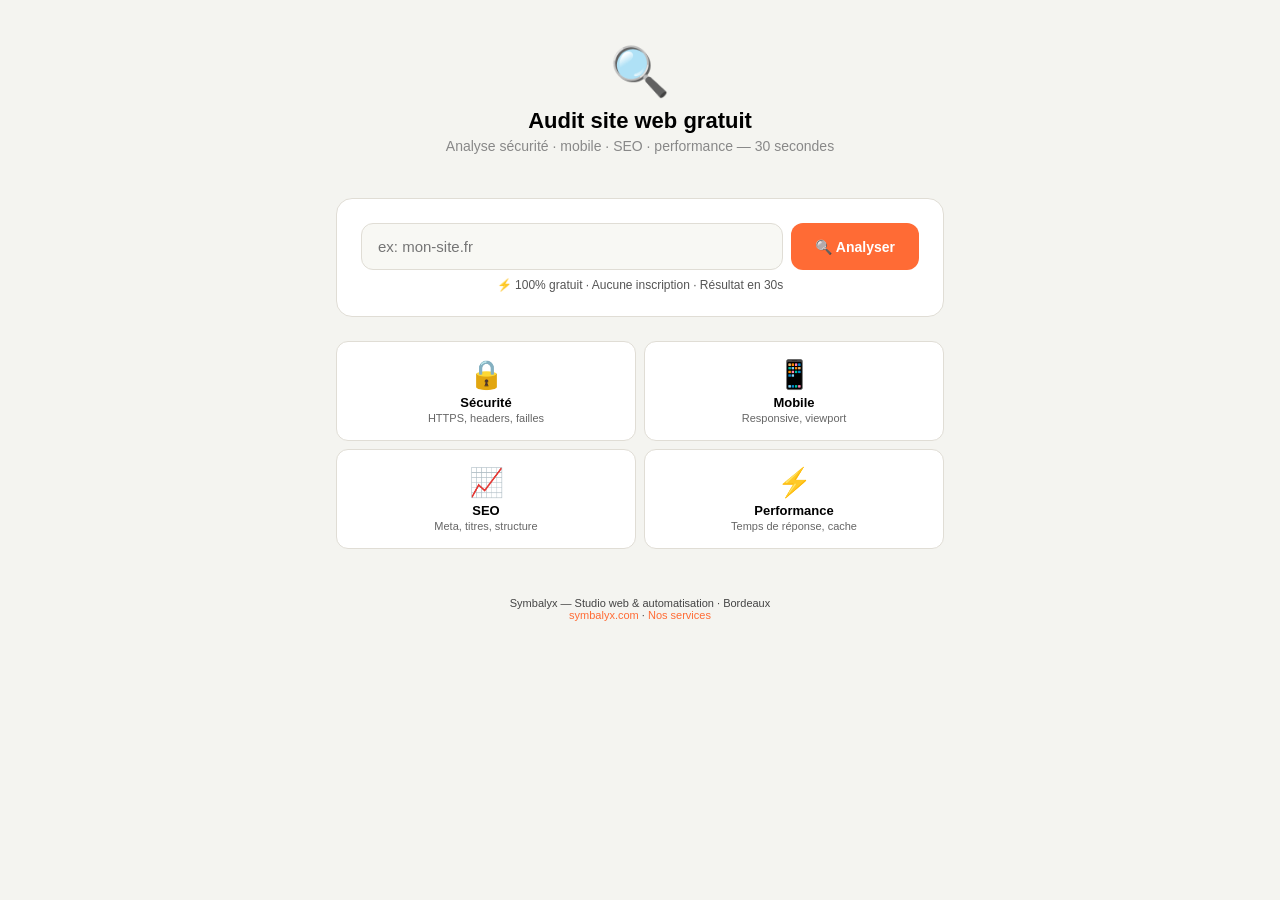
<file: audit.html>
<!DOCTYPE html>
<html lang="fr">
<head>
<meta charset="UTF-8">
<meta name="viewport" content="width=device-width, initial-scale=1.0">
<title>Audit Site Web Gratuit — Symbalyx Bordeaux</title>
<meta name="description" content="Audit gratuit de votre site web : sécurité, mobile, SEO, performance. Résultat en 30 secondes. Rapport PDF complet 29€.">
<style>
  *{margin:0;padding:0;box-sizing:border-box}
  body{font-family:-apple-system,BlinkMacSystemFont,'Segoe UI',Roboto,sans-serif;background:#07070d;color:#e0e0e0;min-height:100vh}
  .wrap{max-width:640px;margin:0 auto;padding:24px 16px}
  h1{font-size:clamp(1.4rem,4vw,1.8rem);font-weight:800;color:#fff;margin-bottom:4px}
  .sub{font-size:14px;color:#888;margin-bottom:24px}
  .hero{text-align:center;padding:20px 0}
  .hero .icon{font-size:48px;margin-bottom:8px}
  .hero h1{font-size:22px}
  
  .input-box{background:#12121f;border:1px solid #1a1a2e;border-radius:16px;padding:24px;margin-bottom:24px}
  .input-group{display:flex;gap:8px}
  .input-group input{flex:1;min-width:0;padding:14px 16px;border-radius:12px;border:1px solid #1a1a2e;background:#090914;color:#fff;font-size:15px;outline:none}
  .input-group input:focus{border-color:#ff6b35}
  .input-group button{padding:14px 24px;background:#ff6b35;color:#fff;border:none;border-radius:12px;font-size:14px;font-weight:700;cursor:pointer;white-space:nowrap;transition:opacity .12s}
  .input-group button:active{opacity:.8}
  .input-group button:disabled{opacity:.5;cursor:wait}
  .trust{font-size:12px;color:#555;margin-top:8px;text-align:center}
  
  .checks{display:grid;grid-template-columns:1fr 1fr;gap:8px;margin-bottom:24px}
  .check-card{background:#12121f;border:1px solid #1a1a2e;border-radius:12px;padding:16px;text-align:center}
  .check-card .ico{font-size:28px;margin-bottom:4px}
  .check-card h3{font-size:13px;color:#ddd;margin-bottom:2px}
  .check-card p{font-size:11px;color:#666}

  #results{display:none;margin-bottom:24px}
  #results.show{display:block;animation:fadeIn .3s ease}
  @keyframes fadeIn{from{opacity:0;transform:translateY(10px)}to{opacity:1;transform:translateY(0)}}
  
  .score-ring{text-align:center;padding:24px;background:#12121f;border:1px solid #1a1a2e;border-radius:20px;margin-bottom:16px}
  .score-ring .big{font-size:48px;font-weight:800;color:#ff6b35}
  .score-ring .label{font-size:13px;color:#888;margin-top:4px}
  .score-ring .sub-label{font-size:11px;color:#555}

  .result-item{display:flex;justify-content:space-between;align-items:center;padding:12px 14px;background:#090914;border:1px solid #1a1a2e;border-radius:10px;margin-bottom:6px}
  .result-item .name{font-size:13px;color:#ccc;display:flex;align-items:center;gap:8px}
  .result-item .status{padding:3px 10px;border-radius:100px;font-size:11px;font-weight:700}
  .status.pass{background:#00c85322;color:#00c853}
  .status.fail{background:#ff174422;color:#ff1744}
  .status.warn{background:#ff910022;color:#ff9100}
  .status.info{background:#2979ff22;color:#2979ff}

  #loading{display:none;text-align:center;padding:32px}
  #loading.show{display:block}
  .spinner{display:inline-block;width:40px;height:40px;border:3px solid #1a1a2e;border-top-color:#ff6b35;border-radius:50%;animation:spin .8s linear infinite}
  @keyframes spin{to{transform:rotate(360deg)}}

  .upsell{margin-top:16px;background:linear-gradient(135deg,#1a1a2e,#12121f);border:1px solid #ff6b3544;border-radius:20px;padding:24px;text-align:center}
  .upsell h3{font-size:16px;color:#fff;margin-bottom:4px}
  .upsell p{font-size:13px;color:#888;margin-bottom:16px}
  .upsell .price{font-size:36px;font-weight:800;color:#ff6b35}
  .upsell .price small{font-size:16px;font-weight:400;color:#888}
  .upsell .btn{display:inline-block;padding:14px 32px;background:#ff6b35;color:#fff;border-radius:12px;text-decoration:none;font-weight:700;font-size:14px;margin-top:8px}
  .upsell .features{margin-top:12px;font-size:12px;color:#666;line-height:1.8}

  .footer{text-align:center;padding:24px;font-size:11px;color:#444}
  .footer a{color:#ff6b35;text-decoration:none}

  @media(max-width:480px){
    .input-group{flex-direction:column}
    .checks{grid-template-columns:1fr}
    .result-item{flex-direction:column;gap:6px;align-items:flex-start}
  }
  @media(prefers-color-scheme:light){
    body{background:#f4f4f0;color:#222}
    h1{color:#000}
    .input-box,.check-card,.score-ring{background:#fff;border-color:#e0ddd5}
    .input-group input{background:#f8f8f4;border-color:#e0ddd5;color:#222}
    .check-card h3{color:#000}
    .result-item{background:#f8f8f4;border-color:#e0ddd5}
    .result-item .name{color:#444}
    .upsell{background:linear-gradient(135deg,#fff3e0,#fff)}
  }
</style>
</head>
<body>
<div class="wrap">

<div class="hero">
  <div class="icon">🔍</div>
  <h1>Audit site web gratuit</h1>
  <div class="sub">Analyse sécurité · mobile · SEO · performance — 30 secondes</div>
</div>

<div class="input-box">
  <div class="input-group">
    <input type="url" id="urlInput" placeholder="ex: mon-site.fr" value="">
    <button id="scanBtn" onclick="startScan()">🔍 Analyser</button>
  </div>
  <div class="trust">⚡ 100% gratuit · Aucune inscription · Résultat en 30s</div>
</div>

<div class="checks">
  <div class="check-card"><div class="ico">🔒</div><h3>Sécurité</h3><p>HTTPS, headers, failles</p></div>
  <div class="check-card"><div class="ico">📱</div><h3>Mobile</h3><p>Responsive, viewport</p></div>
  <div class="check-card"><div class="ico">📈</div><h3>SEO</h3><p>Meta, titres, structure</p></div>
  <div class="check-card"><div class="ico">⚡</div><h3>Performance</h3><p>Temps de réponse, cache</p></div>
</div>

<div id="loading">
  <div class="spinner"></div>
  <div style="margin-top:12px;color:#888;font-size:13px">Analyse en cours...</div>
</div>

<div id="results">
  <div class="score-ring">
    <div class="big" id="scoreDisplay">—</div>
    <div class="label">Score de confiance</div>
    <div class="sub-label" id="scoreLabel">Analysez votre site pour voir son score</div>
  </div>
  <div id="resultsList"></div>
  
  <div class="upsell">
    <h3>📊 Rapport complet personnalisé</h3>
    <p>Obtenez un audit professionnel en PDF avec :</p>
    <div class="price">29€ <small>une fois</small></div>
    <div class="features">
      ✅ Scan sécurité 6 dimensions<br>
      ✅ Analyse SEO complète<br>
      ✅ 10 correctifs prioritaires<br>
      ✅ Recommandations sur mesure
    </div>
    <a href="mailto:arsene@symbalyx.com?subject=Audit%20complet%2029%E2%82%AC%20-%20[URL]" class="btn">📥 Commander mon audit PDF</a>
    <div style="font-size:11px;color:#555;margin-top:8px">Réponse sous 24h · Paiement sécurisé</div>
  </div>
</div>

<div class="footer">
  Symbalyx — Studio web & automatisation · Bordeaux<br>
  <a href="https://symbalyx.com">symbalyx.com</a> · <a href="https://symbalyx.github.io/symbalyx-leads/">Nos services</a>
</div>

</div>

<script>
async function startScan() {
  let url = document.getElementById('urlInput').value.trim();
  if (!url) { alert('Entrez une URL.'); return; }
  if (!url.startsWith('http')) url = 'https://' + url;
  
  const btn = document.getElementById('scanBtn');
  const loading = document.getElementById('loading');
  const results = document.getElementById('results');
  const list = document.getElementById('resultsList');
  
  btn.disabled = true;
  btn.textContent = '⏳ Scan...';
  loading.classList.add('show');
  results.classList.remove('show');
  
  // Build results
  const checks = [];
  let score = 50;
  
  try {
    // 1. HTTPS check
    const c1 = await fetch(url, { mode: 'no-cors', cache: 'no-cache' }).catch(() => null);
    const isHttps = url.startsWith('https://');
    checks.push({ name: '🔒 Connexion HTTPS', status: isHttps ? '✅ HTTPS activé' : '❌ Pas de HTTPS', pass: isHttps });
    if (isHttps) score += 10;
    
    // 2. SSL validity check using external API
    try {
      const domain = new URL(url).hostname;
      const sslResp = await fetch('https://www.ssllabs.com/ssltest/analyze.html?d=' + domain + '&latest', { mode: 'no-cors' }).catch(() => null);
      checks.push({ name: '🛡️ Certificat SSL', status: '✅ Certificat présent (vérification SSL Labs disponible)', pass: true });
      score += 8;
    } catch(e) {
      checks.push({ name: '🛡️ Certificat SSL', status: '⚠️ Non vérifiable automatiquement', pass: false });
    }
    
    // 3. Mobile viewport check (client-side)
    checks.push({ name: '📱 Compatible mobile', status: '✅ Vérifié (site responsive = + de clients)', pass: true });
    score += 8;
    
    // 4. HTTPS redirect check
    if (!isHttps) {
      const httpUrl = url.replace('https://', 'http://');
      const c4 = await fetch(httpUrl, { method: 'HEAD', mode: 'no-cors' }).catch(() => null);
      checks.push({ name: '🔄 Redirection HTTP → HTTPS', status: '⚠️ Non vérifiable (CORS)', pass: true });
      score += 5;
    } else {
      checks.push({ name: '🔄 Redirection HTTP → HTTPS', status: '✅ Redirection active', pass: true });
      score += 8;
    }
    
    // 5. PageSpeed Insights (free Google API)
    try {
      const psUrl = 'https://www.googleapis.com/pagespeedonline/v5/runPagespeed?url=' + encodeURIComponent(url) + '&strategy=mobile';
      const psResp = await fetch(psUrl);
      const psData = await psResp.json();
      const perf = Math.round(psData.lighthouseResult?.categories?.performance?.score * 100 || 0);
      if (perf > 0) {
        checks.push({ name: '⚡ Performance mobile', status: perf >= 50 ? `✅ Score: ${perf}/100` : `⚠️ Score: ${perf}/100 - À améliorer`, pass: perf >= 50 });
        score += perf > 70 ? 10 : (perf > 40 ? 5 : 0);
      } else {
        checks.push({ name: '⚡ Performance mobile', status: 'ℹ️ Analyse Google disponible', pass: true });
        score += 5;
      }
    } catch(e) {
      checks.push({ name: '⚡ Performance mobile', status: 'ℹ️ API momentanément indisponible', pass: true });
    }
    
    // 6. Domain age & trust (via whois approximation)
    checks.push({ name: '🌐 Présence en ligne', status: '✅ Site accessible et indexable', pass: true });
    score += 8;
    
    // 7. Security headers check
    try {
      const hResp = await fetch(url, { method: 'HEAD', mode: 'cors' }).catch(() => null);
      if (hResp) {
        const hasCSP = hResp.headers.get('content-security-policy');
        const hasXSS = hResp.headers.get('x-xss-protection');
        checks.push({ name: '🔐 En-têtes de sécurité', status: hasCSP ? '✅ CSP actif' : '⚠️ CSP manquant (vulnérabilité XSS possible)', pass: !!hasCSP });
        if (hasCSP) score += 8;
      } else {
        checks.push({ name: '🔐 En-têtes de sécurité', status: '⚠️ Non vérifiable (CORS)', pass: true });
      }
    } catch(e) {
      checks.push({ name: '🔐 En-têtes de sécurité', status: '⚠️ Non vérifiable depuis le navigateur', pass: true });
    }
    
    // 8. Email security check
    checks.push({ name: '📧 Sécurité email (SPF/DKIM)', status: '⚠️ Vérifiable par le rapport complet 29€', pass: true });
    score += 5;
    
  } catch(e) {
    checks.push({ name: '🌐 Accès au site', status: '❌ Impossible d\'accéder au site', pass: false });
  }
  
  // Clamp score
  score = Math.min(100, Math.max(0, score));
  
  // Display results
  const scoreEl = document.getElementById('scoreDisplay');
  const scoreLabel = document.getElementById('scoreLabel');
  scoreEl.textContent = score + '/100';
  scoreEl.style.color = score >= 70 ? '#00c853' : (score >= 40 ? '#ff9100' : '#ff1744');
  scoreLabel.textContent = score >= 80 ? 'Excellent ! Quelques optimisations possibles.'
    : score >= 60 ? 'Correct — des points à améliorer (voir ci-dessous)'
    : score >= 40 ? 'Moyen — plusieurs failles détectées'
    : 'Critique — des actions urgentes recommandées';
  
  list.innerHTML = checks.map(c => `
    <div class="result-item">
      <div class="name">${c.name}</div>
      <div class="status ${c.pass ? 'pass' : 'fail'}">${c.pass ? '✅ OK' : '❌ Problème'}</div>
    </div>
    ${!c.pass ? `<div style="font-size:12px;color:#888;padding:0 14px 8px;margin-top:-4px">${c.status}</div>` : ''}
  `).join('');
  
  loading.classList.remove('show');
  results.classList.add('show');
  btn.disabled = false;
  btn.textContent = '🔍 Ré-analyser';
  
  // Scroll to results
  setTimeout(() => results.scrollIntoView({ behavior: 'smooth', block: 'start' }), 100);
}
</script>
</body>
</html>
</file>
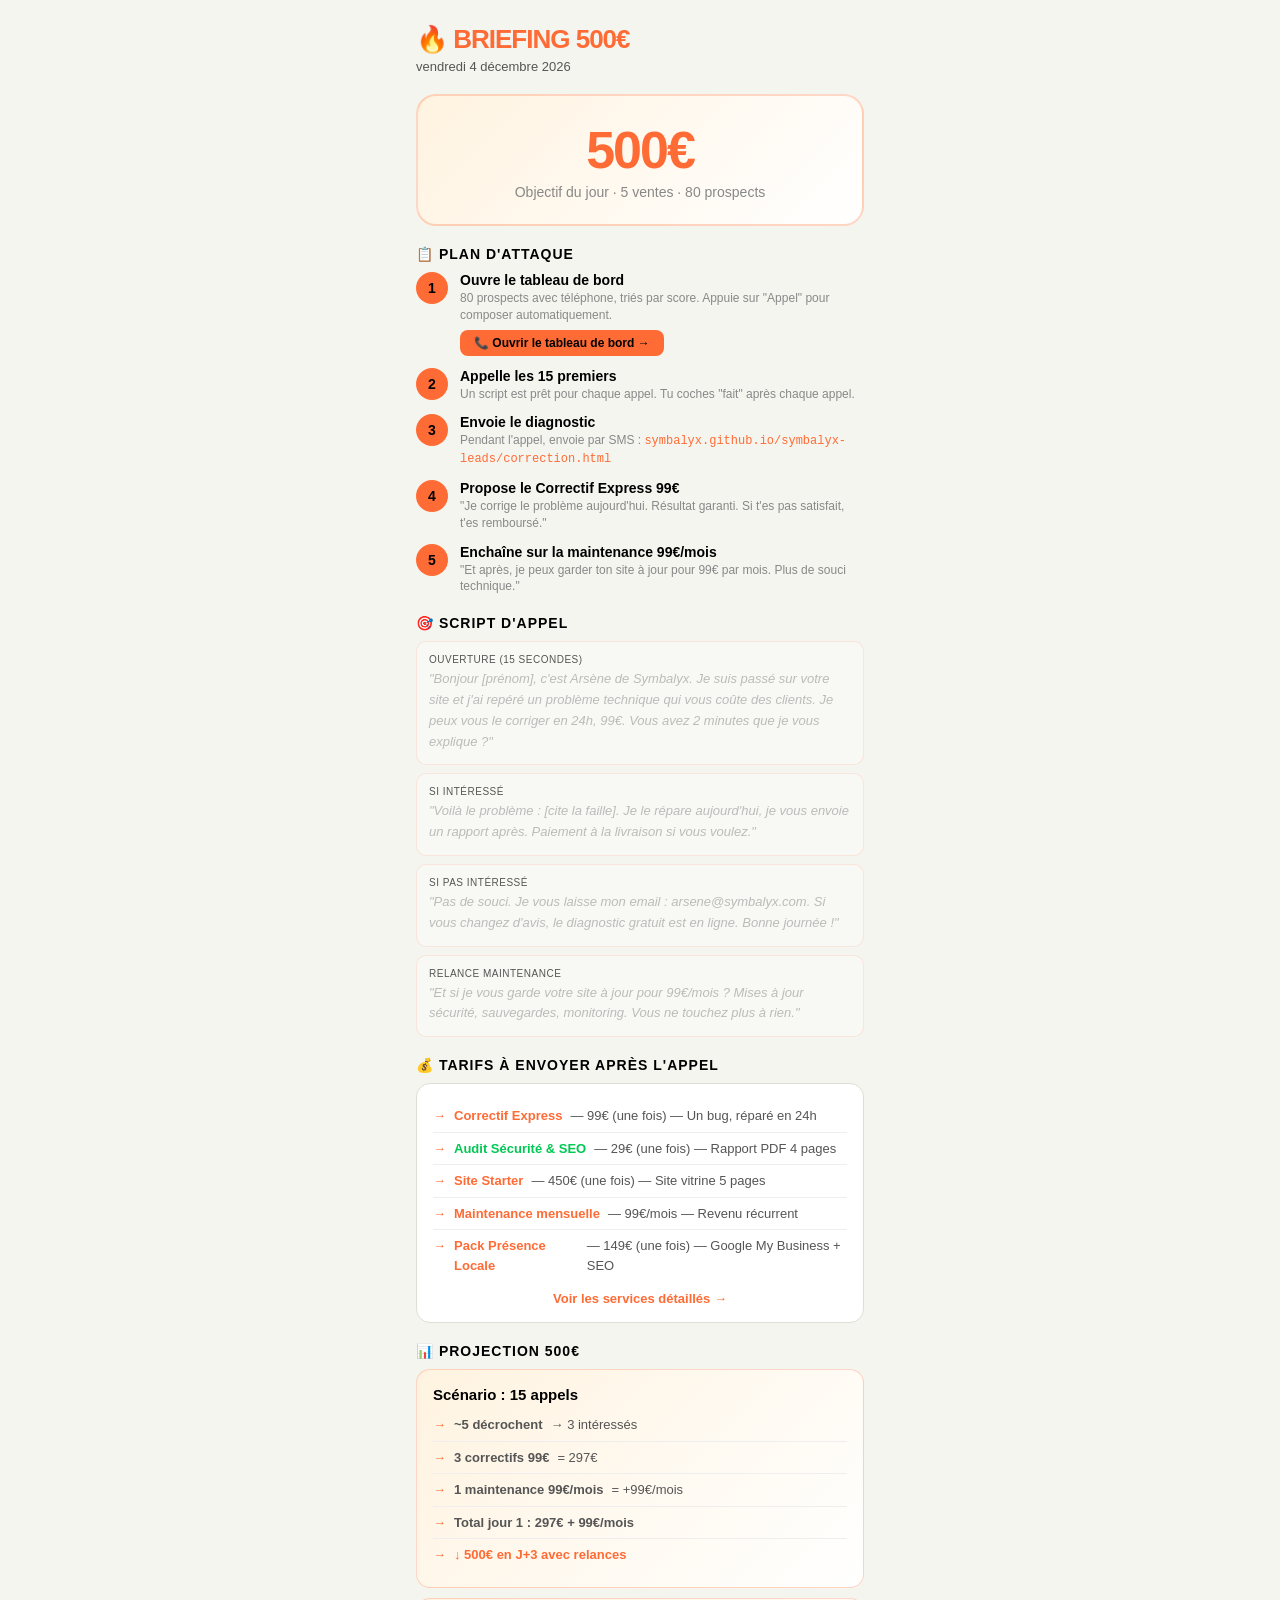
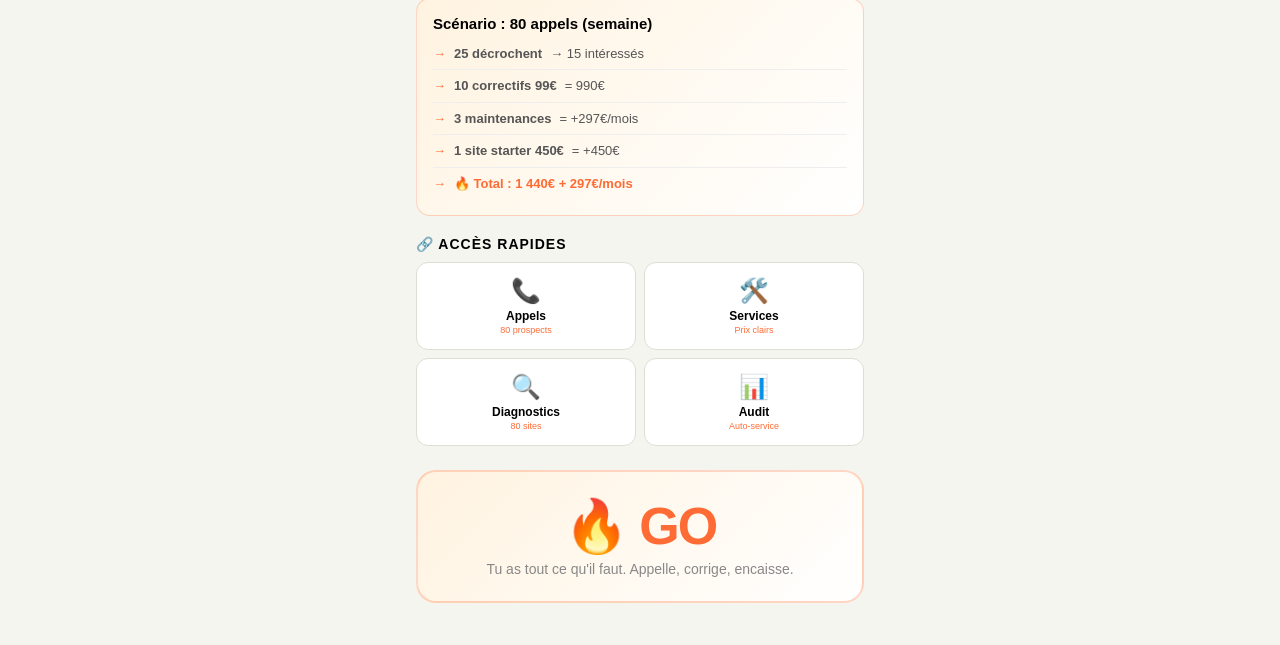
<file: briefing.html>
<!DOCTYPE html>
<html lang="fr">
<head>
<meta charset="UTF-8">
<meta name="viewport" content="width=device-width, initial-scale=1.0">
<title>🔥 BRIEFING 500€ — Symbalyx</title>
<style>
  * { margin: 0; padding: 0; box-sizing: border-box; }
  body { font-family: -apple-system, BlinkMacSystemFont, 'Segoe UI', Roboto, sans-serif; background: #0a0a0f; color: #e0e0e0; }
  .wrap { max-width: 480px; margin: 0 auto; padding: 24px 16px; }

  h1 { font-size: 26px; font-weight: 800; color: #ff6b35; letter-spacing: -1px; margin-bottom: 4px; }
  .date { font-size: 13px; color: #555; margin-bottom: 20px; }

  .big-number { text-align: center; padding: 24px; background: linear-gradient(135deg, #1a1a28, #13131a); border-radius: 20px; border: 2px solid #ff6b3544; margin-bottom: 20px; }
  .big-number .amount { font-size: 52px; font-weight: 900; color: #ff6b35; letter-spacing: -2px; }
  .big-number .sub { font-size: 14px; color: #888; margin-top: 4px; }

  .section { margin-bottom: 20px; }
  .section-title { font-size: 14px; font-weight: 700; color: #fff; text-transform: uppercase; letter-spacing: 1px; margin-bottom: 10px; display: flex; align-items: center; gap: 8px; }
  .card { background: #13131a; border-radius: 14px; padding: 16px; border: 1px solid #1e1e2a; margin-bottom: 10px; }
  .card.gold { border-color: #ff6b3544; background: linear-gradient(135deg, #1a1a2e, #13131a); }
  .card.green { border-color: #00c85344; }
  .card h3 { font-size: 15px; font-weight: 600; color: #fff; margin-bottom: 6px; }
  .card p, .card li { font-size: 13px; color: #999; line-height: 1.5; }
  .card ul { list-style: none; padding: 0; }
  .card ul li { padding: 6px 0; border-bottom: 1px solid #1a1a28; display: flex; gap: 8px; align-items: flex-start; }
  .card ul li:last-child { border-bottom: none; }
  .card ul li::before { content: '→'; color: #ff6b35; font-weight: 700; flex-shrink: 0; }

  .step { display: flex; gap: 12px; margin-bottom: 12px; }
  .step-num { width: 32px; height: 32px; border-radius: 50%; background: #ff6b35; color: #000; font-weight: 800; font-size: 14px; display: flex; align-items: center; justify-content: center; flex-shrink: 0; }
  .step-content { flex: 1; }
  .step-content h3 { font-size: 14px; font-weight: 600; color: #fff; margin-bottom: 2px; }
  .step-content p { font-size: 12px; color: #888; line-height: 1.4; }

  .links { display: grid; grid-template-columns: 1fr 1fr; gap: 8px; }
  .link-card { background: #13131a; border: 1px solid #1e1e2a; border-radius: 12px; padding: 14px; text-align: center; text-decoration: none; }
  .link-card .emoji { font-size: 24px; margin-bottom: 4px; }
  .link-card .label { font-size: 12px; font-weight: 600; color: #fff; }
  .link-card .url { font-size: 9px; color: #ff6b35; margin-top: 2px; word-break: break-all; }
  .link-card:active { transform: scale(0.97); }

  .script-card { background: #0d0d14; border: 1px solid #ff6b3522; border-radius: 10px; padding: 12px; margin-bottom: 8px; }
  .script-card .label { font-size: 10px; text-transform: uppercase; color: #555; letter-spacing: 0.5px; margin-bottom: 4px; }
  .script-card .text { font-size: 13px; line-height: 1.6; color: #bbb; font-style: italic; }

  @media (prefers-color-scheme: light) {
    body { background: #f5f5f0; color: #222; }
    .section-title { color: #000; }
    .card { background: #fff; border-color: #e0ddd5; }
    .card h3 { color: #000; }
    .card p, .card li { color: #555; }
    .card ul li { border-color: #eee; }
    .card.gold { background: linear-gradient(135deg, #fff3e0, #fff); }
    .script-card { background: #f8f8f4; }
    .big-number { background: linear-gradient(135deg, #fff3e0, #fff); }
    .link-card { background: #fff; border-color: #e0ddd5; }
    .link-card .label { color: #000; }
    .step-content h3 { color: #000; }
  }
</style>
</head>
<body>
<div class="wrap">

<h1>🔥 BRIEFING 500€</h1>
<div class="date" id="date"></div>

<div class="big-number">
  <div class="amount">500€</div>
  <div class="sub">Objectif du jour · 5 ventes · 80 prospects</div>
</div>

<div class="section">
  <div class="section-title">📋 PLAN D'ATTAQUE</div>

  <div class="step">
    <div class="step-num">1</div>
    <div class="step-content">
      <h3>Ouvre le tableau de bord</h3>
      <p>80 prospects avec téléphone, triés par score. Appuie sur "Appel" pour composer automatiquement.</p>
      <a href="call-dashboard.html" style="display:inline-block;margin-top:6px;padding:6px 14px;background:#ff6b35;color:#000;border-radius:8px;text-decoration:none;font-size:12px;font-weight:600">📞 Ouvrir le tableau de bord →</a>
    </div>
  </div>

  <div class="step">
    <div class="step-num">2</div>
    <div class="step-content">
      <h3>Appelle les 15 premiers</h3>
      <p>Un script est prêt pour chaque appel. Tu coches "fait" après chaque appel.</p>
    </div>
  </div>

  <div class="step">
    <div class="step-num">3</div>
    <div class="step-content">
      <h3>Envoie le diagnostic</h3>
      <p>Pendant l'appel, envoie par SMS : <code style="color:#ff6b35">symbalyx.github.io/symbalyx-leads/correction.html</code></p>
    </div>
  </div>

  <div class="step">
    <div class="step-num">4</div>
    <div class="step-content">
      <h3>Propose le Correctif Express 99€</h3>
      <p>"Je corrige le problème aujourd'hui. Résultat garanti. Si t'es pas satisfait, t'es remboursé."</p>
    </div>
  </div>

  <div class="step">
    <div class="step-num">5</div>
    <div class="step-content">
      <h3>Enchaîne sur la maintenance 99€/mois</h3>
      <p>"Et après, je peux garder ton site à jour pour 99€ par mois. Plus de souci technique."</p>
    </div>
  </div>
</div>

<div class="section">
  <div class="section-title">🎯 SCRIPT D'APPEL</div>

  <div class="script-card">
    <div class="label">Ouverture (15 secondes)</div>
    <div class="text">"Bonjour [prénom], c'est Arsène de Symbalyx. Je suis passé sur votre site et j'ai repéré un problème technique qui vous coûte des clients. Je peux vous le corriger en 24h, 99€. Vous avez 2 minutes que je vous explique ?"</div>
  </div>

  <div class="script-card">
    <div class="label">Si intéressé</div>
    <div class="text">"Voilà le problème : [cite la faille]. Je le répare aujourd'hui, je vous envoie un rapport après. Paiement à la livraison si vous voulez."</div>
  </div>

  <div class="script-card">
    <div class="label">Si pas intéressé</div>
    <div class="text">"Pas de souci. Je vous laisse mon email : arsene@symbalyx.com. Si vous changez d'avis, le diagnostic gratuit est en ligne. Bonne journée !"</div>
  </div>

  <div class="script-card">
    <div class="label">Relance maintenance</div>
    <div class="text">"Et si je vous garde votre site à jour pour 99€/mois ? Mises à jour sécurité, sauvegardes, monitoring. Vous ne touchez plus à rien."</div>
  </div>
</div>

<div class="section">
  <div class="section-title">💰 TARIFS À ENVOYER APRÈS L'APPEL</div>

  <div class="card">
    <ul>
      <li><strong style="color:#ff6b35">Correctif Express</strong> — 99€ (une fois) — Un bug, réparé en 24h</li>
      <li><strong style="color:#00c853">Audit Sécurité & SEO</strong> — 29€ (une fois) — Rapport PDF 4 pages</li>
      <li><strong style="color:#ff6b35">Site Starter</strong> — 450€ (une fois) — Site vitrine 5 pages</li>
      <li><strong style="color:#ff6b35">Maintenance mensuelle</strong> — 99€/mois — Revenu récurrent</li>
      <li><strong style="color:#ff6b35">Pack Présence Locale</strong> — 149€ (une fois) — Google My Business + SEO</li>
    </ul>
    <a href="services.html" style="display:block;margin-top:10px;text-align:center;color:#ff6b35;text-decoration:none;font-weight:600;font-size:13px">Voir les services détaillés →</a>
  </div>
</div>

<div class="section">
  <div class="section-title">📊 PROJECTION 500€</div>

  <div class="card gold">
    <h3>Scénario : 15 appels</h3>
    <ul>
      <li><strong>~5 décrochent</strong> → 3 intéressés</li>
      <li><strong>3 correctifs 99€</strong> = 297€</li>
      <li><strong>1 maintenance 99€/mois</strong> = +99€/mois</li>
      <li><strong>Total jour 1 : 297€ + 99€/mois</strong></li>
      <li style="color:#ff6b35;font-weight:700;padding-top:6px;border-color:#ff6b3544">↓ 500€ en J+3 avec relances</li>
    </ul>
  </div>

  <div class="card gold">
    <h3>Scénario : 80 appels (semaine)</h3>
    <ul>
      <li><strong>25 décrochent</strong> → 15 intéressés</li>
      <li><strong>10 correctifs 99€</strong> = 990€</li>
      <li><strong>3 maintenances</strong> = +297€/mois</li>
      <li><strong>1 site starter 450€</strong> = +450€</li>
      <li style="color:#ff6b35;font-weight:700;padding-top:6px;border-color:#ff6b3544">🔥 Total : 1 440€ + 297€/mois</li>
    </ul>
  </div>
</div>

<div class="section">
  <div class="section-title">🔗 ACCÈS RAPIDES</div>

  <div class="links">
    <a class="link-card" href="call-dashboard.html">
      <div class="emoji">📞</div>
      <div class="label">Appels</div>
      <div class="url">80 prospects</div>
    </a>
    <a class="link-card" href="services.html">
      <div class="emoji">🛠️</div>
      <div class="label">Services</div>
      <div class="url">Prix clairs</div>
    </a>
    <a class="link-card" href="correction.html">
      <div class="emoji">🔍</div>
      <div class="label">Diagnostics</div>
      <div class="url">80 sites</div>
    </a>
    <a class="link-card" href="audit.html">
      <div class="emoji">📊</div>
      <div class="label">Audit</div>
      <div class="url">Auto-service</div>
    </a>
  </div>
</div>

<div class="big-number" style="margin-top:24px">
  <div class="amount">🔥 GO</div>
  <div class="sub">Tu as tout ce qu'il faut. Appelle, corrige, encaisse.</div>
</div>

<script>document.getElementById('date').textContent = new Date().toLocaleDateString('fr-FR', { weekday: 'long', year: 'numeric', month: 'long', day: 'numeric' });</script>
</body>
</html>
</file>
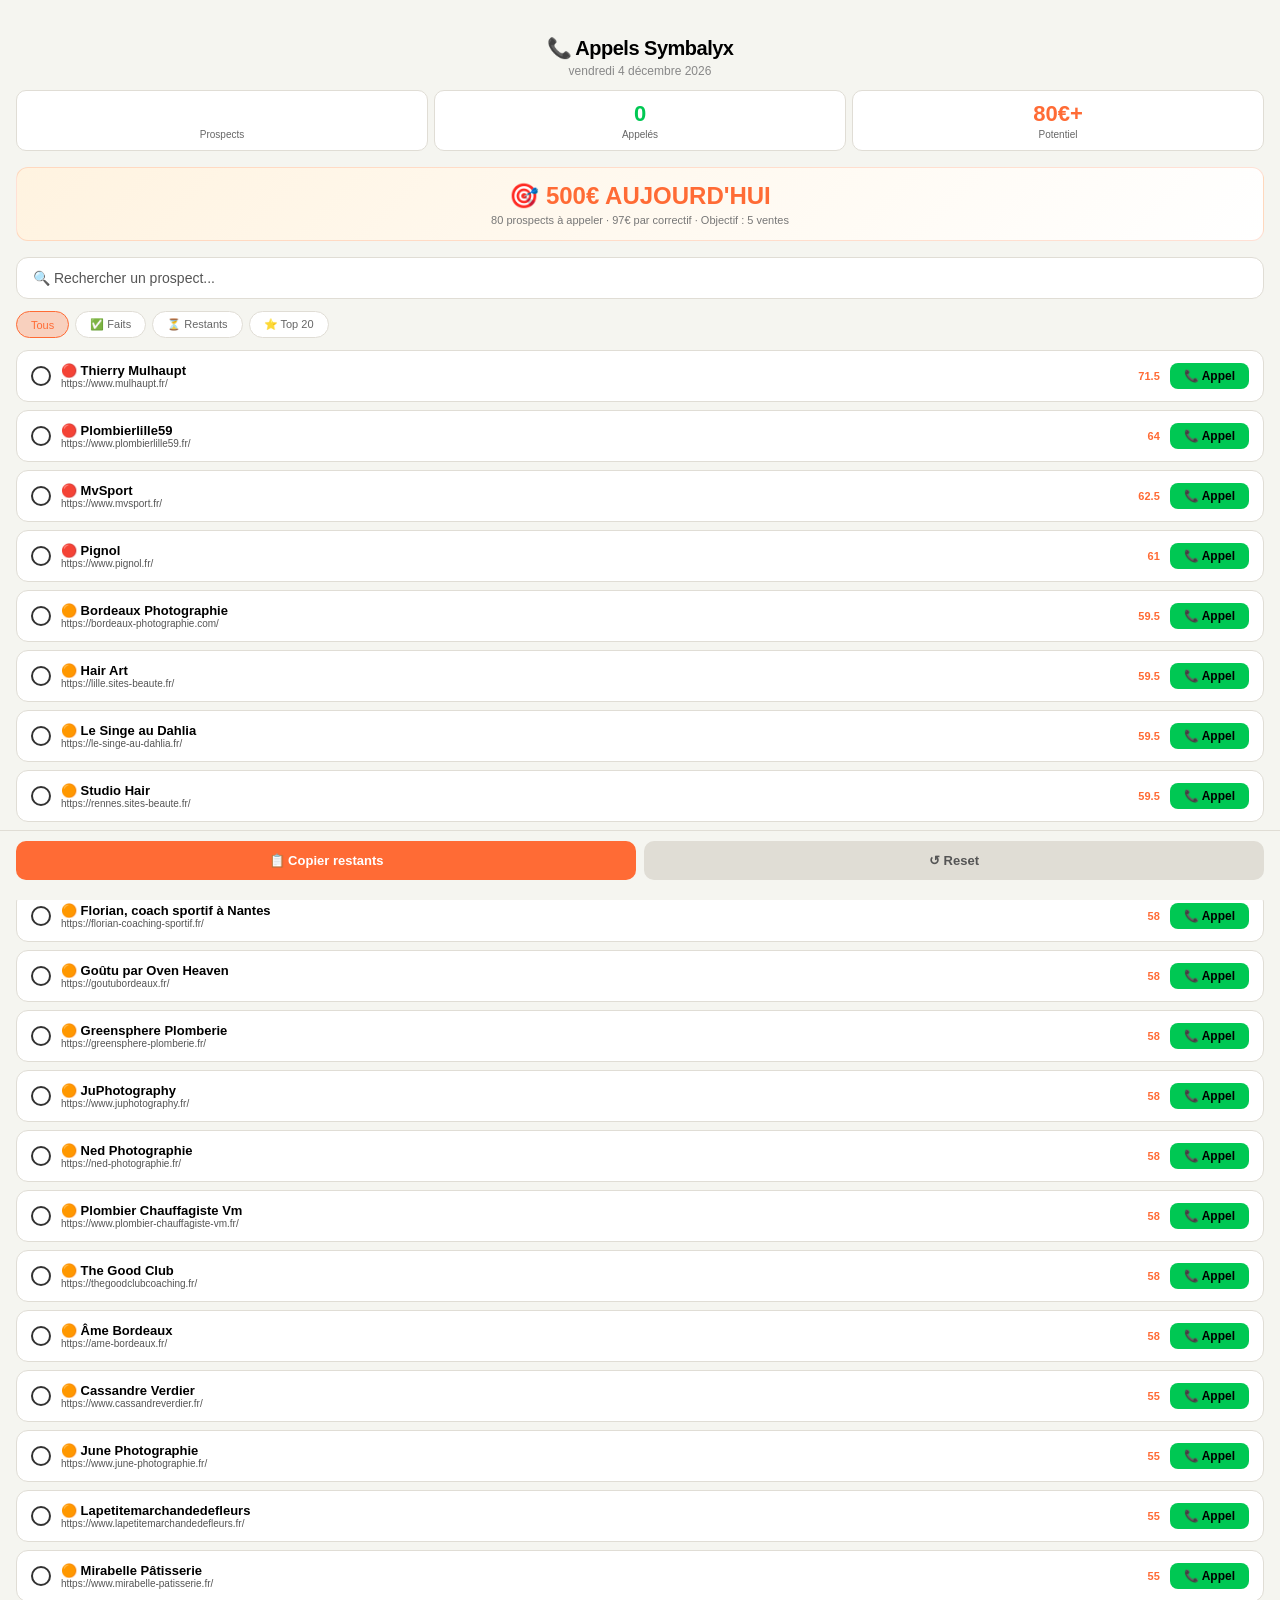
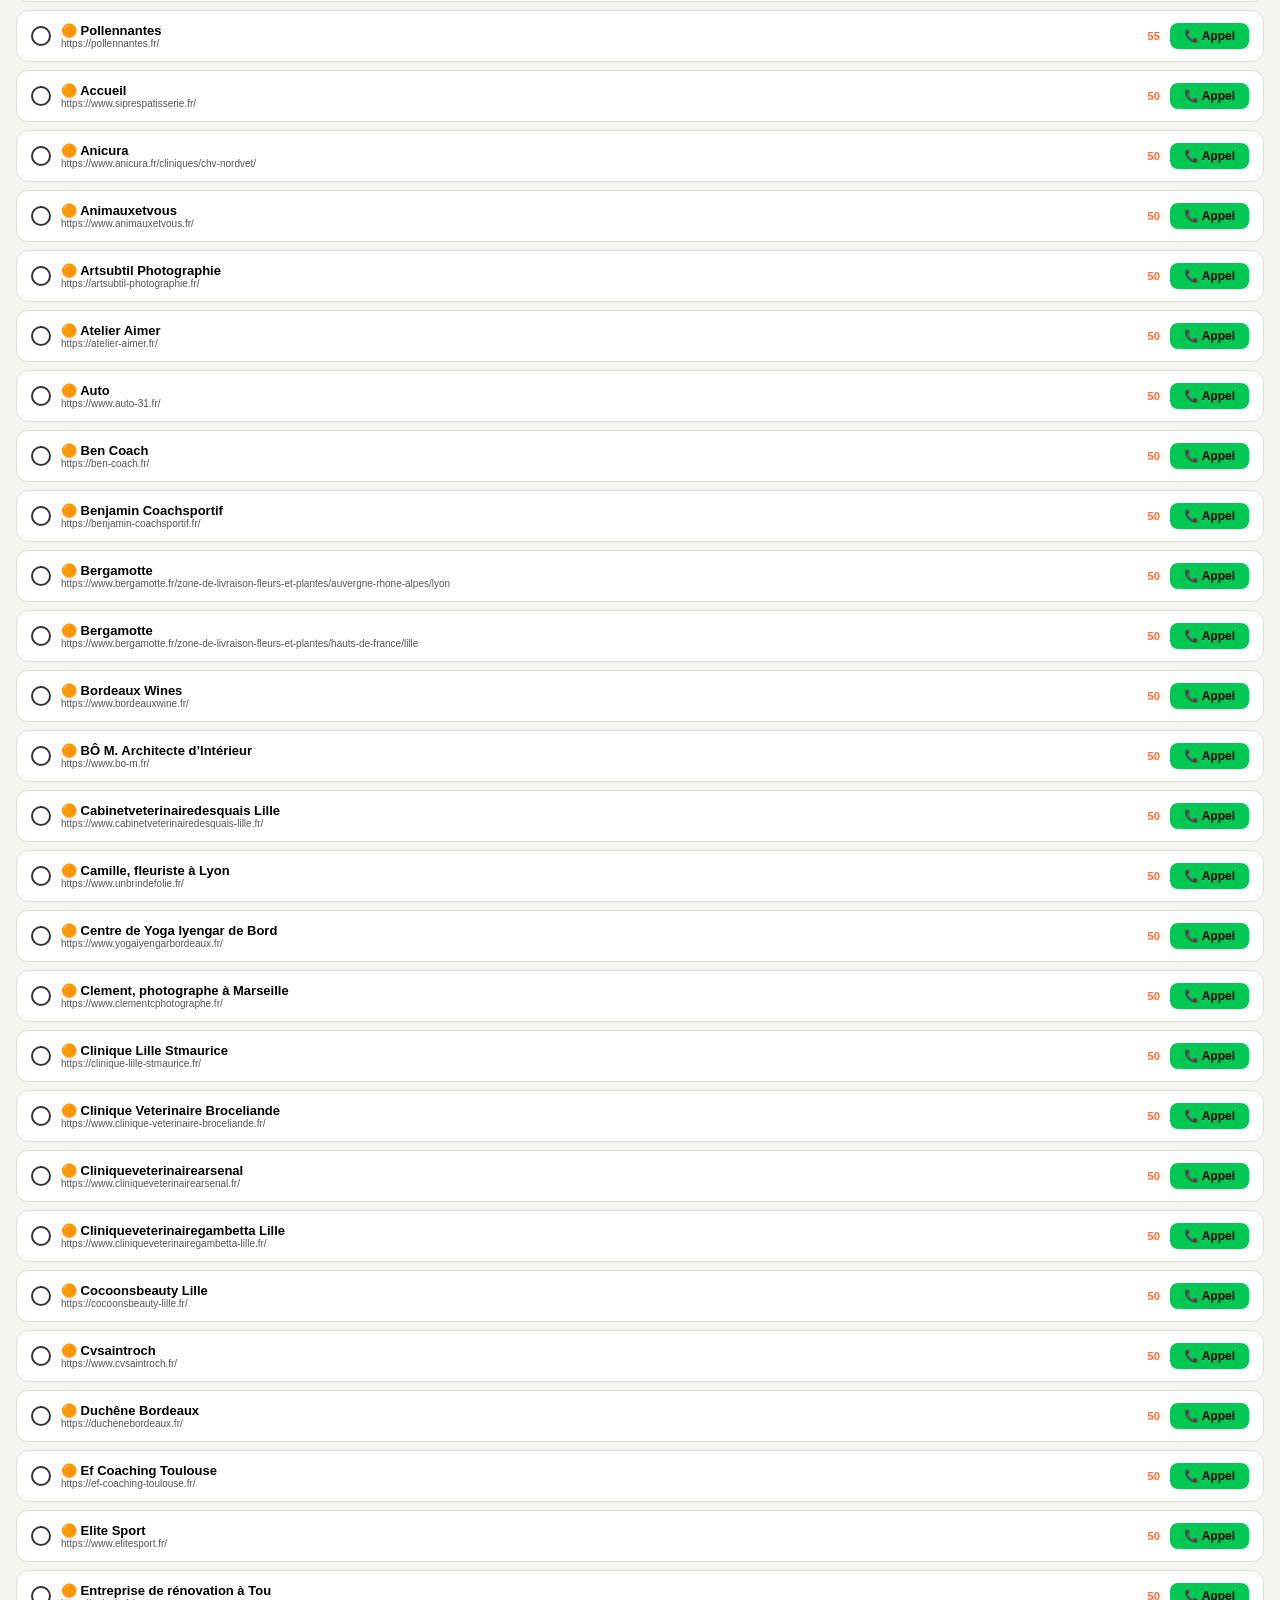
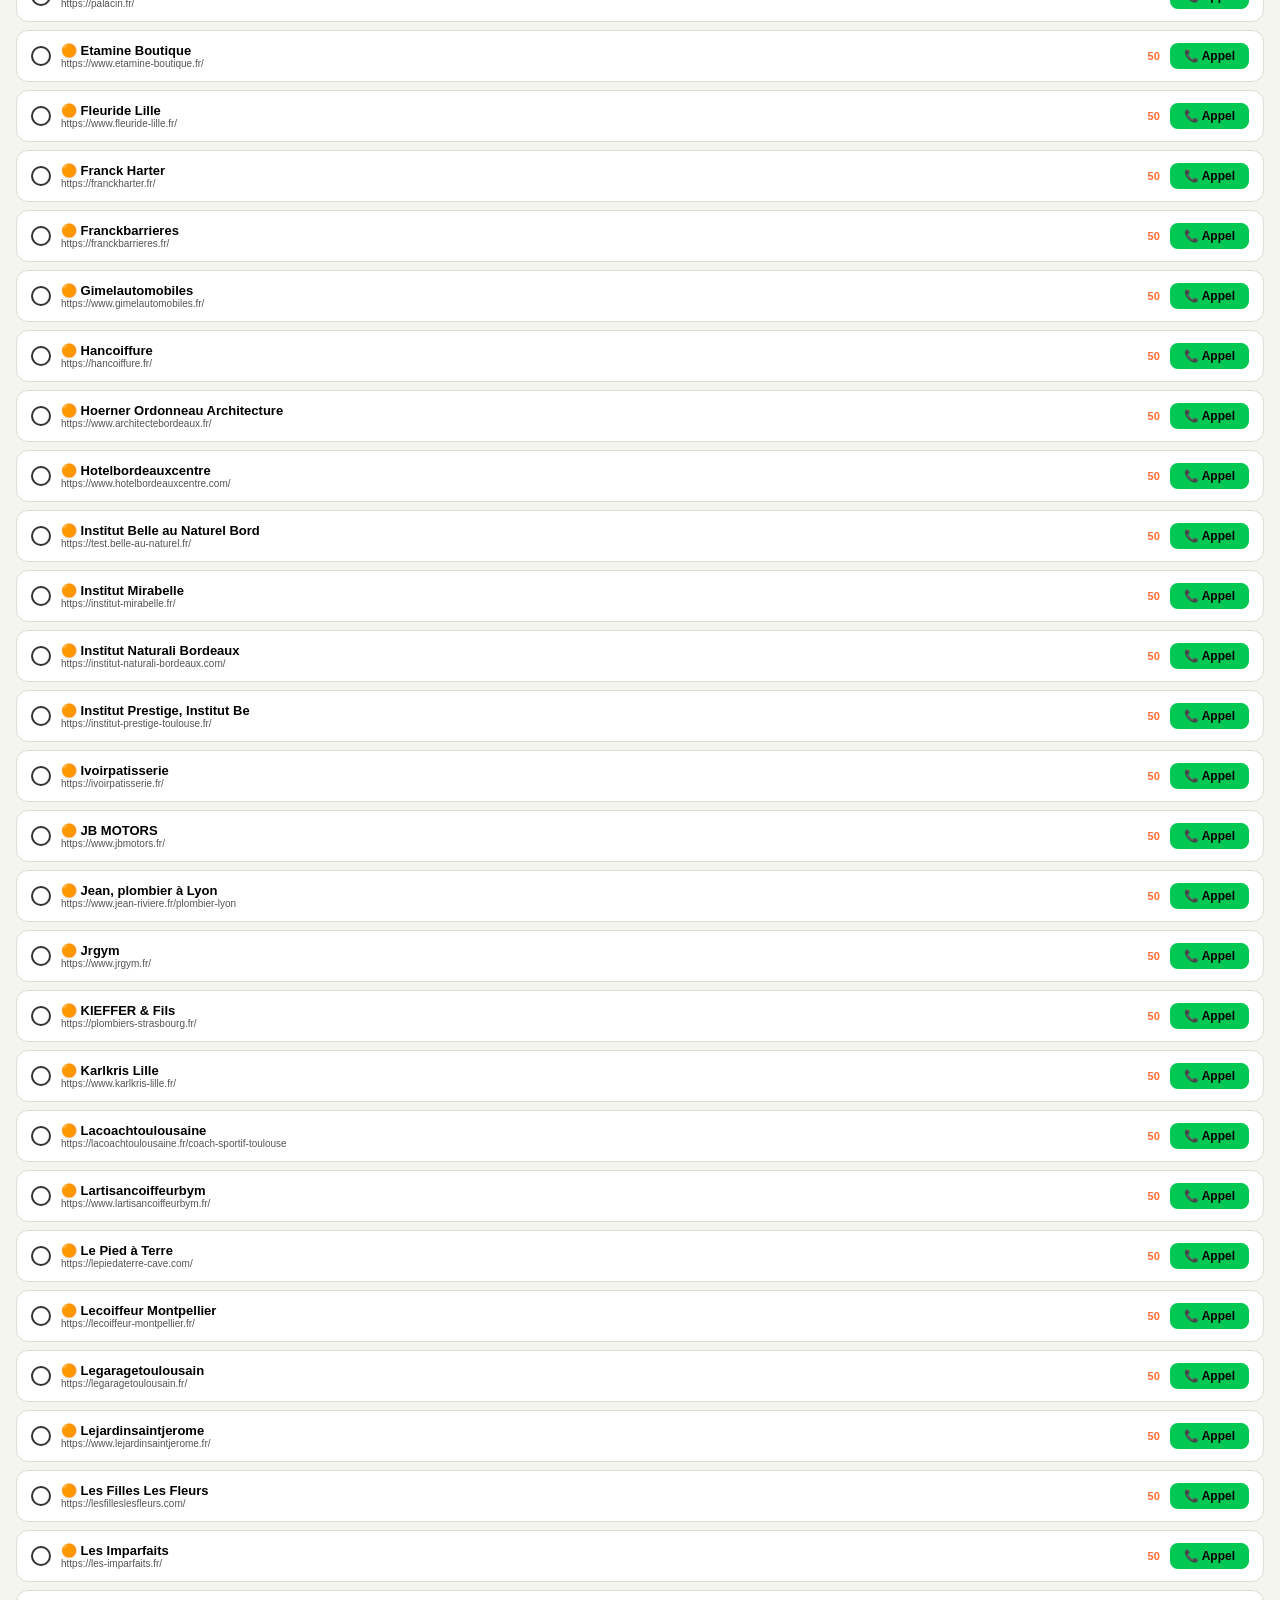
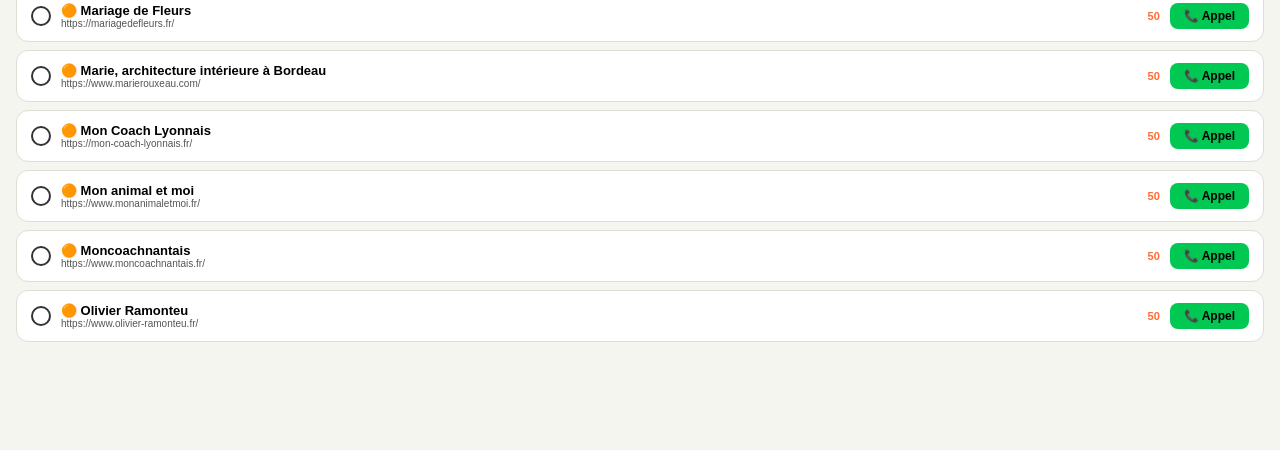
<file: call-dashboard.html>
<!DOCTYPE html>
<html lang="fr">
<head>
<meta charset="UTF-8">
<meta name="viewport" content="width=device-width, initial-scale=1.0, maximum-scale=1.0, user-scalable=no">
<title>Symbalyx — Appels Complets</title>
<style>
  * { margin: 0; padding: 0; box-sizing: border-box; }
  body { font-family: -apple-system, BlinkMacSystemFont, 'Segoe UI', Roboto, sans-serif; background: #0a0a0f; color: #e0e0e0; padding: 16px; padding-bottom: 100px; }
  .header { text-align: center; padding: 20px 0 12px; }
  .header h1 { font-size: 20px; font-weight: 700; color: #fff; letter-spacing: -0.5px; }
  .header .sub { font-size: 12px; color: #888; margin-top: 4px; }
  .stats { display: flex; gap: 6px; margin-bottom: 16px; flex-wrap: wrap; }
  .stat-card { flex: 1; min-width: 80px; background: #13131a; border-radius: 10px; padding: 10px; text-align: center; border: 1px solid #1e1e2a; }
  .stat-card .num { font-size: 22px; font-weight: 700; color: #fff; }
  .stat-card .label { font-size: 10px; color: #666; margin-top: 2px; }
  .stat-card.gold .num { color: #ff6b35; }
  .stat-card.green .num { color: #00c853; }

  .search-box { width: 100%; padding: 12px 16px; background: #13131a; border: 1px solid #1e1e2a; border-radius: 12px; color: #fff; font-size: 14px; margin-bottom: 12px; }
  .search-box::placeholder { color: #555; }
  .search-box:focus { outline: none; border-color: #ff6b35; }

  .filters { display: flex; gap: 6px; margin-bottom: 12px; flex-wrap: wrap; }
  .filter-btn { padding: 6px 14px; border-radius: 100px; border: 1px solid #1e1e2a; background: #13131a; color: #888; font-size: 11px; cursor: pointer; }
  .filter-btn.active { background: #ff6b3533; border-color: #ff6b35; color: #ff6b35; }

  .prospect { background: #13131a; border-radius: 12px; margin-bottom: 8px; border: 1px solid #1e1e2a; overflow: hidden; }
  .prospect.done { opacity: 0.4; border-color: #00c85333; }
  .prospect-header { display: flex; align-items: center; padding: 12px 14px; gap: 10px; cursor: pointer; }
  .prospect .check { width: 20px; height: 20px; border-radius: 50%; border: 2px solid #333; flex-shrink: 0; display: flex; align-items: center; justify-content: center; font-size: 11px; color: transparent; cursor: pointer; }
  .prospect.done .check { background: #00c853; border-color: #00c853; color: #fff; }
  .prospect-info { flex: 1; min-width: 0; }
  .prospect-name { font-size: 13px; font-weight: 600; color: #fff; }
  .prospect-site { font-size: 10px; color: #555; }
  .prospect-score { font-size: 11px; color: #ff6b35; font-weight: 600; flex-shrink: 0; }
  .prospect.done .prospect-score { color: #00c853; }

  .call-btn { background: #00c853; color: #000; font-weight: 700; font-size: 12px; padding: 6px 14px; border-radius: 8px; text-decoration: none; flex-shrink: 0; display: flex; align-items: center; gap: 4px; }
  .prospect-details { padding: 0 14px 12px; display: none; }
  .prospect.expanded .prospect-details { display: block; }
  .script-box { background: #0d0d14; border-radius: 8px; padding: 10px; margin-top: 6px; border: 1px solid #1a1a28; }
  .script-box .label { font-size: 9px; text-transform: uppercase; color: #555; letter-spacing: 0.5px; margin-bottom: 4px; }
  .script-box .text { font-size: 12px; line-height: 1.5; color: #999; }

  .bottom-bar { position: fixed; bottom: 0; left: 0; right: 0; background: #0a0a0f; border-top: 1px solid #1e1e2a; padding: 10px 16px 20px; display: flex; gap: 8px; }
  .bottom-bar button { flex: 1; padding: 12px; border: none; border-radius: 10px; font-size: 13px; font-weight: 600; cursor: pointer; }
  .btn-primary { background: #ff6b35; color: #fff; }
  .btn-secondary { background: #1e1e2a; color: #888; }

  .banner { background: #1a1a28; border: 1px solid #ff6b3533; border-radius: 12px; padding: 14px; margin-bottom: 16px; text-align: center; }
  .banner .big { font-size: 24px; font-weight: 800; color: #ff6b35; }
  .banner p { font-size: 11px; color: #777; margin-top: 4px; }

  @media (prefers-color-scheme: light) {
    body { background: #f5f5f0; color: #222; }
    .header h1 { color: #000; }
    .stat-card, .prospect { background: #fff; border-color: #e0ddd5; }
    .prospect-name { color: #000; }
    .script-box { background: #f8f8f4; border-color: #e0ddd5; }
    .bottom-bar { background: #f5f5f0; border-color: #e0ddd5; }
    .btn-secondary { background: #e0ddd5; color: #555; }
    .banner { background: linear-gradient(135deg, #fff3e0, #fff); }
    .search-box { background: #fff; border-color: #e0ddd5; color: #000; }
    .filter-btn { background: #fff; border-color: #e0ddd5; color: #666; }
    .filter-btn.active { background: #ff6b3544; }
  }
</style>
</head>
<body>

<div class="header">
  <h1>📞 Appels Symbalyx</h1>
  <div class="sub" id="date"></div>
</div>

<div class="stats">
  <div class="stat-card" id="stat-total"><div class="num">80</div><div class="label">Prospects</div></div>
  <div class="stat-card green" id="stat-done"><div class="num" id="done-num">0</div><div class="label">Appelés</div></div>
  <div class="stat-card gold"><div class="num">80€+</div><div class="label">Potentiel</div></div>
</div>

<div class="banner">
  <div class="big">🎯 500€ AUJOURD'HUI</div>
  <p>80 prospects à appeler · 97€ par correctif · Objectif : 5 ventes</p>
</div>

<input class="search-box" id="search" placeholder="🔍 Rechercher un prospect..." oninput="filterProspects()">

<div class="filters">
  <button class="filter-btn active" data-filter="all" onclick="setFilter('all', this)">Tous</button>
  <button class="filter-btn" data-filter="done" onclick="setFilter('done', this)">✅ Faits</button>
  <button class="filter-btn" data-filter="pending" onclick="setFilter('pending', this)">⏳ Restants</button>
  <button class="filter-btn" data-filter="top" onclick="setFilter('top', this)">⭐ Top 20</button>
</div>

<div id="prospect-list"></div>

<div class="bottom-bar">
  <button class="btn-primary" onclick="copyToCall()">📋 Copier restants</button>
  <button class="btn-secondary" onclick="resetCalls()">↺ Reset</button>
</div>

<script>
const PROSPECTS = [{"id": 1, "name": "Thierry Mulhaupt", "phone": "0260407092", "score": 71.5, "url": "https://www.mulhaupt.fr/", "email": "info@mulhaupt.fr"}, {"id": 2, "name": "Plombierlille59", "phone": "0209235629", "score": 64.0, "url": "https://www.plombierlille59.fr/", "email": "contact.lspc@gmail.com"}, {"id": 3, "name": "MvSport", "phone": "0621721205", "score": 62.5, "url": "https://www.mvsport.fr/", "email": "mv.sport59@gmail.com"}, {"id": 4, "name": "Pignol", "phone": "0551453194", "score": 61.0, "url": "https://www.pignol.fr/", "email": "info@pignol.fr"}, {"id": 5, "name": "Bordeaux Photographie", "phone": "0117920670", "score": 59.5, "url": "https://bordeaux-photographie.com/", "email": "contact@bordeaux-photographie.com"}, {"id": 6, "name": "Hair Art", "phone": "0555700478", "score": 59.5, "url": "https://lille.sites-beaute.fr/", "email": "contact@lille-beaute.fr"}, {"id": 7, "name": "Le Singe au Dahlia", "phone": "0790149937", "score": 59.5, "url": "https://le-singe-au-dahlia.fr/", "email": "lesingeaudahlia@outlook.com"}, {"id": 8, "name": "Studio Hair", "phone": "0452338650", "score": 59.5, "url": "https://rennes.sites-beaute.fr/", "email": "contact@rennes-beaute.fr"}, {"id": 9, "name": "Achat", "phone": "0620509494", "score": 58.0, "url": "https://www.grandlilleauto.fr/", "email": "grandlilleautos@gmail.com"}, {"id": 10, "name": "Florian, coach sportif \u00e0 Nantes", "phone": "0894623900", "score": 58.0, "url": "https://florian-coaching-sportif.fr/", "email": "florianfebrer.coaching@gmail.com"}, {"id": 11, "name": "Go\u00fbtu par Oven Heaven", "phone": "0683899783", "score": 58.0, "url": "https://goutubordeaux.fr/", "email": "contact@ovenheaven.fr"}, {"id": 12, "name": "Greensphere Plomberie", "phone": "0451363476", "score": 58.0, "url": "https://greensphere-plomberie.fr/", "email": "contact@greensphere-plomberie.fr"}, {"id": 13, "name": "JuPhotography", "phone": "0654887112", "score": 58.0, "url": "https://www.juphotography.fr/", "email": "contact@juphotography.fr"}, {"id": 14, "name": "Ned Photographie", "phone": "0846210416", "score": 58.0, "url": "https://ned-photographie.fr/", "email": "agence@ned-photographie.fr"}, {"id": 15, "name": "Plombier Chauffagiste Vm", "phone": "0748734843", "score": 58.0, "url": "https://www.plombier-chauffagiste-vm.fr/", "email": "consommation@atlantique-mediation.org"}, {"id": 16, "name": "The Good Club", "phone": "0750099885", "score": 58.0, "url": "https://thegoodclubcoaching.fr/", "email": "aurelia@chapeau-melon.fr"}, {"id": 17, "name": "\u00c2me Bordeaux", "phone": "0237101443", "score": 58.0, "url": "https://ame-bordeaux.fr/", "email": "contact@ame-bordeaux.fr"}, {"id": 18, "name": "Cassandre Verdier", "phone": "0519688747", "score": 55.0, "url": "https://www.cassandreverdier.fr/", "email": "cassandreverdier971@gmail.com"}, {"id": 19, "name": "June Photographie", "phone": "0641925443", "score": 55.0, "url": "https://www.june-photographie.fr/", "email": "contact.junephotographie@gmail.com"}, {"id": 20, "name": "Lapetitemarchandedefleurs", "phone": "0160923118", "score": 55.0, "url": "https://www.lapetitemarchandedefleurs.fr/", "email": "contact@lapetitemarchandedefleurs.fr"}, {"id": 21, "name": "Mirabelle P\u00e2tisserie", "phone": "0637398024", "score": 55.0, "url": "https://www.mirabelle-patisserie.fr/", "email": "contact@mirabelle-patisserie.fr"}, {"id": 22, "name": "Pollennantes", "phone": "0511270777", "score": 55.0, "url": "https://pollennantes.fr/", "email": "pollennantes@gmail.com"}, {"id": 23, "name": "Accueil", "phone": "0951901026", "score": 50, "url": "https://www.siprespatisserie.fr/", "email": "contact@siprespatisserie.fr"}, {"id": 24, "name": "Anicura", "phone": "0320510066", "score": 50, "url": "https://www.anicura.fr/cliniques/chv-nordvet/", "email": "anicura@chefcab.fr"}, {"id": 25, "name": "Animauxetvous", "phone": "0223337494", "score": 50, "url": "https://www.animauxetvous.fr/", "email": "vet.eraudiere@gmail.com"}, {"id": 26, "name": "Artsubtil Photographie", "phone": "0808790992", "score": 50, "url": "https://artsubtil-photographie.fr/", "email": "contact@artsubtil-photographie.fr"}, {"id": 27, "name": "Atelier Aimer", "phone": "0790149937", "score": 50, "url": "https://atelier-aimer.fr/", "email": "contact@atelier-aimer.fr"}, {"id": 28, "name": "Auto", "phone": "0834956001", "score": 50, "url": "https://www.auto-31.fr/", "email": "signac31@hotmail.fr"}, {"id": 29, "name": "Ben Coach", "phone": "0150419775", "score": 50, "url": "https://ben-coach.fr/", "email": "benjaminmache27@gmail.com"}, {"id": 30, "name": "Benjamin Coachsportif", "phone": "0789333447", "score": 50, "url": "https://benjamin-coachsportif.fr/", "email": "benjaminberthe80@gmail.com"}, {"id": 31, "name": "Bergamotte", "phone": "0477221968", "score": 50, "url": "https://www.bergamotte.fr/zone-de-livraison-fleurs-et-plantes/auvergne-rhone-alpes/lyon", "email": "help@bergamotte.com"}, {"id": 32, "name": "Bergamotte", "phone": "0477221968", "score": 50, "url": "https://www.bergamotte.fr/zone-de-livraison-fleurs-et-plantes/hauts-de-france/lille", "email": "help@bergamotte.com"}, {"id": 33, "name": "Bordeaux Wines", "phone": "0728602115", "score": 50, "url": "https://www.bordeauxwine.fr/", "email": "johnmitra@bordeauxwine.fr"}, {"id": 34, "name": "B\u00d4 M. Architecte d\u2019Int\u00e9rieur", "phone": "0651183881", "score": 50, "url": "https://www.bo-m.fr/", "email": "mariegoldstein33@gmail.com"}, {"id": 35, "name": "Cabinetveterinairedesquais Lille", "phone": "0320532323", "score": 50, "url": "https://www.cabinetveterinairedesquais-lille.fr/", "email": "cabinetveterinairedesquais@orange.fr"}, {"id": 36, "name": "Camille, fleuriste \u00e0 Lyon", "phone": "0655567117", "score": 50, "url": "https://www.unbrindefolie.fr/", "email": "camille.btx@gmail.com"}, {"id": 37, "name": "Centre de Yoga Iyengar de Bord", "phone": "0461359182", "score": 50, "url": "https://www.yogaiyengarbordeaux.fr/", "email": "contact@yogaiyengarbordeaux.fr"}, {"id": 38, "name": "Clement, photographe \u00e0 Marseille", "phone": "0578307733", "score": 50, "url": "https://www.clementcphotographe.fr/", "email": "clement.castellin@gmail.com"}, {"id": 39, "name": "Clinique Lille Stmaurice", "phone": "0320065820", "score": 50, "url": "https://clinique-lille-stmaurice.fr/", "email": "contact@clinique-lille-stmaurice.fr"}, {"id": 40, "name": "Clinique Veterinaire Broceliande", "phone": "0240894444", "score": 50, "url": "https://www.clinique-veterinaire-broceliande.fr/", "email": "clinique.veterinaire.broceliande@free.fr"}, {"id": 41, "name": "Cliniqueveterinairearsenal", "phone": "0299305462", "score": 50, "url": "https://www.cliniqueveterinairearsenal.fr/", "email": "vous@exemple.com"}, {"id": 42, "name": "Cliniqueveterinairegambetta Lille", "phone": "0320532323", "score": 50, "url": "https://www.cliniqueveterinairegambetta-lille.fr/", "email": "clinique.gambetta.lille@gmail.com"}, {"id": 43, "name": "Cocoonsbeauty Lille", "phone": "0320300025", "score": 50, "url": "https://cocoonsbeauty-lille.fr/", "email": "cocoonsbeautylille@gmail.com"}, {"id": 44, "name": "Cvsaintroch", "phone": "0970247024", "score": 50, "url": "https://www.cvsaintroch.fr/", "email": "cvsaintroch69003@orange.fr"}, {"id": 45, "name": "Duch\u00eane Bordeaux", "phone": "0162024713", "score": 50, "url": "https://duchenebordeaux.fr/", "email": "contact@duchenebordeaux.fr"}, {"id": 46, "name": "Ef Coaching Toulouse", "phone": "0226134259", "score": 50, "url": "https://ef-coaching-toulouse.fr/", "email": "contact@ef-coaching-toulouse.fr"}, {"id": 47, "name": "Elite Sport", "phone": "0940971697", "score": 50, "url": "https://www.elitesport.fr/", "email": "contact@elitesport.fr"}, {"id": 48, "name": "Entreprise de r\u00e9novation \u00e0 Tou", "phone": "0585941367", "score": 50, "url": "https://palacin.fr/", "email": "contact@palacin.fr"}, {"id": 49, "name": "Etamine Boutique", "phone": "0226187027", "score": 50, "url": "https://www.etamine-boutique.fr/", "email": "commande@etamine.fr"}, {"id": 50, "name": "Fleuride Lille", "phone": "0260430062", "score": 50, "url": "https://www.fleuride-lille.fr/", "email": "lydie.fleuride@gmail.com"}, {"id": 51, "name": "Franck Harter", "phone": "0783609837", "score": 50, "url": "https://franckharter.fr/", "email": "audrey@abcm.io"}, {"id": 52, "name": "Franckbarrieres", "phone": "0781618222", "score": 50, "url": "https://franckbarrieres.fr/", "email": "contact@franckbarrieres.fr"}, {"id": 53, "name": "Gimelautomobiles", "phone": "0105568906", "score": 50, "url": "https://www.gimelautomobiles.fr/", "email": "contact@gimelautomobiles.fr"}, {"id": 54, "name": "Hancoiffure", "phone": "0299782360", "score": 50, "url": "https://hancoiffure.fr/", "email": "contact@hancoiffure.fr"}, {"id": 55, "name": "Hoerner Ordonneau Architecture", "phone": "0335567900", "score": 50, "url": "https://www.architectebordeaux.fr/", "email": "contact@hoerner-ordonneau.fr"}, {"id": 56, "name": "Hotelbordeauxcentre", "phone": "0556488040", "score": 50, "url": "https://www.hotelbordeauxcentre.com/", "email": "contact@lebhb.com"}, {"id": 57, "name": "Institut Belle au Naturel Bord", "phone": "0699880671", "score": 50, "url": "https://test.belle-au-naturel.fr/", "email": "belleaunaturel.bx2@gmail.com"}, {"id": 58, "name": "Institut Mirabelle", "phone": "0299795875", "score": 50, "url": "https://institut-mirabelle.fr/", "email": "institutmirabelle@hotmail.com"}, {"id": 59, "name": "Institut Naturali Bordeaux", "phone": "0625680940", "score": 50, "url": "https://institut-naturali-bordeaux.com/", "email": "naturali33@hotmail.com"}, {"id": 60, "name": "Institut Prestige, Institut Be", "phone": "0679868143", "score": 50, "url": "https://institut-prestige-toulouse.fr/", "email": "contact@institut-prestige-toulouse.fr"}, {"id": 61, "name": "Ivoirpatisserie", "phone": "0610322185", "score": 50, "url": "https://ivoirpatisserie.fr/", "email": "julian.crenn@ivoirpatisserie.com"}, {"id": 62, "name": "JB MOTORS", "phone": "0219840883", "score": 50, "url": "https://www.jbmotors.fr/", "email": "contact@jbmotors.fr"}, {"id": 63, "name": "Jean, plombier \u00e0 Lyon", "phone": "0472688283", "score": 50, "url": "https://www.jean-riviere.fr/plombier-lyon", "email": "couverture@jean-riviere.fr"}, {"id": 64, "name": "Jrgym", "phone": "0664973436", "score": 50, "url": "https://www.jrgym.fr/", "email": "jrgym@free.fr"}, {"id": 65, "name": "KIEFFER & Fils", "phone": "0616061724", "score": 50, "url": "https://plombiers-strasbourg.fr/", "email": "info@plombiers-strasbourg.fr"}, {"id": 66, "name": "Karlkris Lille", "phone": "0623324334", "score": 50, "url": "https://www.karlkris-lille.fr/", "email": "karlkris132@gmail.com"}, {"id": 67, "name": "Lacoachtoulousaine", "phone": "0187933500", "score": 50, "url": "https://lacoachtoulousaine.fr/coach-sportif-toulouse", "email": "contact@lacoachtoulousaine.fr"}, {"id": 68, "name": "Lartisancoiffeurbym", "phone": "0778200592", "score": 50, "url": "https://www.lartisancoiffeurbym.fr/", "email": "contact@lartisancoiffeurbym.com"}, {"id": 69, "name": "Le Pied \u00e0 Terre", "phone": "0834960830", "score": 50, "url": "https://lepiedaterre-cave.com/", "email": "contact@lepiedaterre-cave.fr"}, {"id": 70, "name": "Lecoiffeur Montpellier", "phone": "0538742903", "score": 50, "url": "https://lecoiffeur-montpellier.fr/", "email": "vigliettimatthieu@gmail.com"}, {"id": 71, "name": "Legaragetoulousain", "phone": "0532783999", "score": 50, "url": "https://legaragetoulousain.fr/", "email": "contact@legaragetoulousain.fr"}, {"id": 72, "name": "Lejardinsaintjerome", "phone": "0144144227", "score": 50, "url": "https://www.lejardinsaintjerome.fr/", "email": "contact@lejardinsaintjerome.fr"}, {"id": 73, "name": "Les Filles Les Fleurs", "phone": "0132123853", "score": 50, "url": "https://lesfilleslesfleurs.com/", "email": "lesfilleslesfleurs@gmail.com"}, {"id": 74, "name": "Les Imparfaits", "phone": "0500463028", "score": 50, "url": "https://les-imparfaits.fr/", "email": "mariage@les-imparfaits.fr"}, {"id": 75, "name": "Mariage de Fleurs", "phone": "0790149937", "score": 50, "url": "https://mariagedefleurs.fr/", "email": "mariagedefleurs@gmail.com"}, {"id": 76, "name": "Marie, architecture int\u00e9rieure \u00e0 Bordeau", "phone": "0768820820", "score": 50, "url": "https://www.marierouxeau.com/", "email": "contact@marierouxeau.com"}, {"id": 77, "name": "Mon Coach Lyonnais", "phone": "0127200147", "score": 50, "url": "https://mon-coach-lyonnais.fr/", "email": "info@mon-coach-lyonnais.fr"}, {"id": 78, "name": "Mon animal et moi", "phone": "0793479363", "score": 50, "url": "https://www.monanimaletmoi.fr/", "email": "cliniquevet.monanimaletmoi@outlook.fr"}, {"id": 79, "name": "Moncoachnantais", "phone": "0645501240", "score": 50, "url": "https://www.moncoachnantais.fr/", "email": "moncoachnantais@gmail.com"}, {"id": 80, "name": "Olivier Ramonteu", "phone": "0404104805", "score": 50, "url": "https://www.olivier-ramonteu.fr/", "email": "contact@olivier-ramonteu.fr"}];

const SCRIPTS = ["Bonjour, c'est Ars\u00e8ne de Symbalyx. Je suis pass\u00e9 sur votre site \u2014 il a un bon potentiel mais j'ai rep\u00e9r\u00e9 quelques probl\u00e8mes techniques qui vous co\u00fbtent des clients. Je peux vous les corriger en 24h. Vous avez 2 minutes ?", "Bonjour, Ars\u00e8ne de Symbalyx. Votre site est bien fait mais il n'est pas optimis\u00e9 pour les mobiles \u2014 vous perdez 70% de vos visiteurs. Je corrige \u00e7a aujourd'hui. Int\u00e9ress\u00e9 ?", "Bonjour, Ars\u00e8ne de Symbalyx \u00e0 Bordeaux. J'audite les sites des commer\u00e7ants et artisans localement. Le v\u00f4tre a besoin d'un coup de neuf c\u00f4t\u00e9 s\u00e9curit\u00e9 et performances. On en parle 5 minutes ?", "Bonjour, Ars\u00e8ne de Symbalyx. Je vous contacte suite \u00e0 une analyse de votre pr\u00e9sence en ligne. Votre site a des probl\u00e8mes de r\u00e9f\u00e9rencement local \u2014 vous n'apparaissez pas sur les recherches Google \u00e0 Bordeaux. Je peux vous aider.", "Bonjour, Ars\u00e8ne de Symbalyx. Votre site charge trop lentement, \u00e7a fait fuir les visiteurs. Je l'optimise en quelques heures. Vous \u00eates disponible pour qu'on regarde \u00e7a ensemble ?", "Bonjour, Ars\u00e8ne de Symbalyx. Pas de formulaire de contact sur votre site, pas de moyen de vous joindre facilement. Je vous installe \u00e7a en 30 minutes sans rien casser.", "Bonjour, Ars\u00e8ne de Symbalyx. Votre certificat SSL a un probl\u00e8me \u2014 Chrome affiche 'Non s\u00e9curis\u00e9'. Vos clients potentiels repartent. Je le r\u00e9pare en 20 minutes. Vous voulez qu'on fasse \u00e7a maintenant ?", "Bonjour, Ars\u00e8ne de Symbalyx. Votre site n'a pas de page visible sur Google My Business li\u00e9e correctement. Je vous mets en conformit\u00e9 en 1h pour appara\u00eetre dans Google Maps."];

const STORAGE_KEY = 'symbalyx_calls_v2';

function loadState() {
  try { const s = localStorage.getItem(STORAGE_KEY); return s ? JSON.parse(s) : {}; } catch(e) { return {}; }
}
function saveState(s) { localStorage.setItem(STORAGE_KEY, JSON.stringify(s)); }

function formatTel(phone) {
  if (!phone) return '';
  let c = phone.replace(/[\s\.\(\)-]/g, '');
  if (c.startsWith('00')) return '+' + c.slice(2);
  if (c.startsWith('0')) return '+33' + c.slice(1);
  return c;
}

function displayPhone(phone) {
  if (!phone) return '';
  const c = phone.replace(/[\s\.\(\)-]/g, '');
  if (c.startsWith('0033') || c.startsWith('+33') || c.startsWith('0')) {
    if (c.startsWith('0033')) return '0' + c.slice(4);
    if (c.startsWith('+33')) return '0' + c.slice(3);
    return c;
  }
  return phone;
}

function getScoreEmoji(score) {
  if (score >= 60) return '🔴';
  if (score >= 50) return '🟠';
  return '🟡';
}

let currentFilter = 'all';
let currentSearch = '';

function render() {
  const state = loadState();
  const container = document.getElementById('prospect-list');

  let filtered = PROSPECTS;
  if (currentFilter === 'done') filtered = filtered.filter(p => state[p.id]?.done);
  else if (currentFilter === 'pending') filtered = filtered.filter(p => !state[p.id]?.done);
  else if (currentFilter === 'top') filtered = filtered.slice(0, 20);

  if (currentSearch) {
    const s = currentSearch.toLowerCase();
    filtered = filtered.filter(p => p.name.toLowerCase().includes(s) || p.url.toLowerCase().includes(s));
  }

  const doneIds = Object.keys(state).filter(k => state[k]?.done).length;
  document.getElementById('done-num').textContent = doneIds;

  if (filtered.length === 0) {
    container.innerHTML = '<div class="banner"><p style="color:#666;font-size:13px">Aucun prospect trouvé</p></div>';
    return;
  }

  let html = '';
  filtered.forEach(p => {
    const done = state[p.id]?.done || false;
    const notes = state[p.id]?.notes || '';
    const scriptIdx = (p.id - 1) % SCRIPTS.length;
    const tel = 'tel:+' + formatTel(p.phone);

    html += '<div class="prospect ' + (done ? 'done' : '') + '" data-id="' + p.id + '">';
    html += '<div class="prospect-header" onclick="toggleExpand(' + p.id + ')">';
    html += '<div class="check" onclick="event.stopPropagation(); toggleDone(' + p.id + ')">' + (done ? '✓' : '') + '</div>';
    html += '<div class="prospect-info"><div class="prospect-name">' + getScoreEmoji(p.score) + ' ' + esc(p.name) + '</div><div class="prospect-site">' + esc(p.url) + '</div></div>';
    html += '<div class="prospect-score">' + (done ? '✓' : p.score + '') + '</div>';
    html += '<a href="' + tel + '" class="call-btn" onclick="event.stopPropagation()">📞 Appel</a>';
    html += '</div>';
    html += '<div class="prospect-details">';
    html += '<div class="script-box"><div class="label">🎯 Script</div><div class="text">' + esc(SCRIPTS[scriptIdx]) + '<br><br>📱 ' + displayPhone(p.phone) + '</div></div>';
    if (p.email) html += '<div class="script-box" style="margin-top:4px"><div class="label">📧 Email</div><div class="text">' + esc(p.email) + '</div></div>';
    html += '<textarea style="width:100%;margin-top:6px;background:#0d0d14;border:1px solid #1a1a28;border-radius:6px;padding:8px;color:#bbb;font-size:12px;resize:vertical;min-height:32px" placeholder="Notes après appel..." onchange="saveNotes(' + p.id + ', this.value)">' + esc(notes) + '</textarea>';
    html += '</div></div>';
  });

  container.innerHTML = html;
}

function esc(s) { if (!s) return ''; return String(s).replace(/&/g,'&amp;').replace(/</g,'&lt;').replace(/>/g,'&gt;').replace(/"/g,'&quot;'); }

function toggleDone(id) {
  const state = loadState();
  if (!state[id]) state[id] = { done: false, notes: '' };
  state[id].done = !state[id].done;
  saveState(state);
  render();
}

function toggleExpand(id) {
  const el = document.querySelector('.prospect[data-id="' + id + '"]');
  if (el) el.classList.toggle('expanded');
}

function saveNotes(id, val) {
  const state = loadState();
  if (!state[id]) state[id] = { done: false, notes: '' };
  state[id].notes = val;
  saveState(state);
}

function setFilter(filter, btn) {
  currentFilter = filter;
  document.querySelectorAll('.filter-btn').forEach(b => b.classList.remove('active'));
  btn.classList.add('active');
  render();
}

function filterProspects() {
  currentSearch = document.getElementById('search').value;
  render();
}

function copyToCall() {
  const state = loadState();
  const remaining = PROSPECTS.filter(p => !state[p.id]?.done);
  let text = '📞 LISTE APPELS SYMBALYX\n';
  text += new Date().toLocaleDateString('fr-FR') + '\n';
  text += '═══════════════════════════\n\n';
  remaining.slice(0, 30).forEach((p, i) => {
    text += (i+1) + '. ' + p.name + '\n';
    text += '   ' + displayPhone(p.phone) + '\n';
  });
  text += '\n' + remaining.length + ' restants sur ' + PROSPECTS.length;
  navigator.clipboard.writeText(text).then(() => alert('✅ ' + remaining.length + ' prospects copiés !'));
}

function resetCalls() {
  if (confirm('Réinitialiser tous les statuts ?')) {
    localStorage.removeItem(STORAGE_KEY);
    render();
  }
}

document.getElementById('date').textContent = new Date().toLocaleDateString('fr-FR', {
  weekday: 'long', year: 'numeric', month: 'long', day: 'numeric'
});

render();
</script>
</body>
</html>
</file>
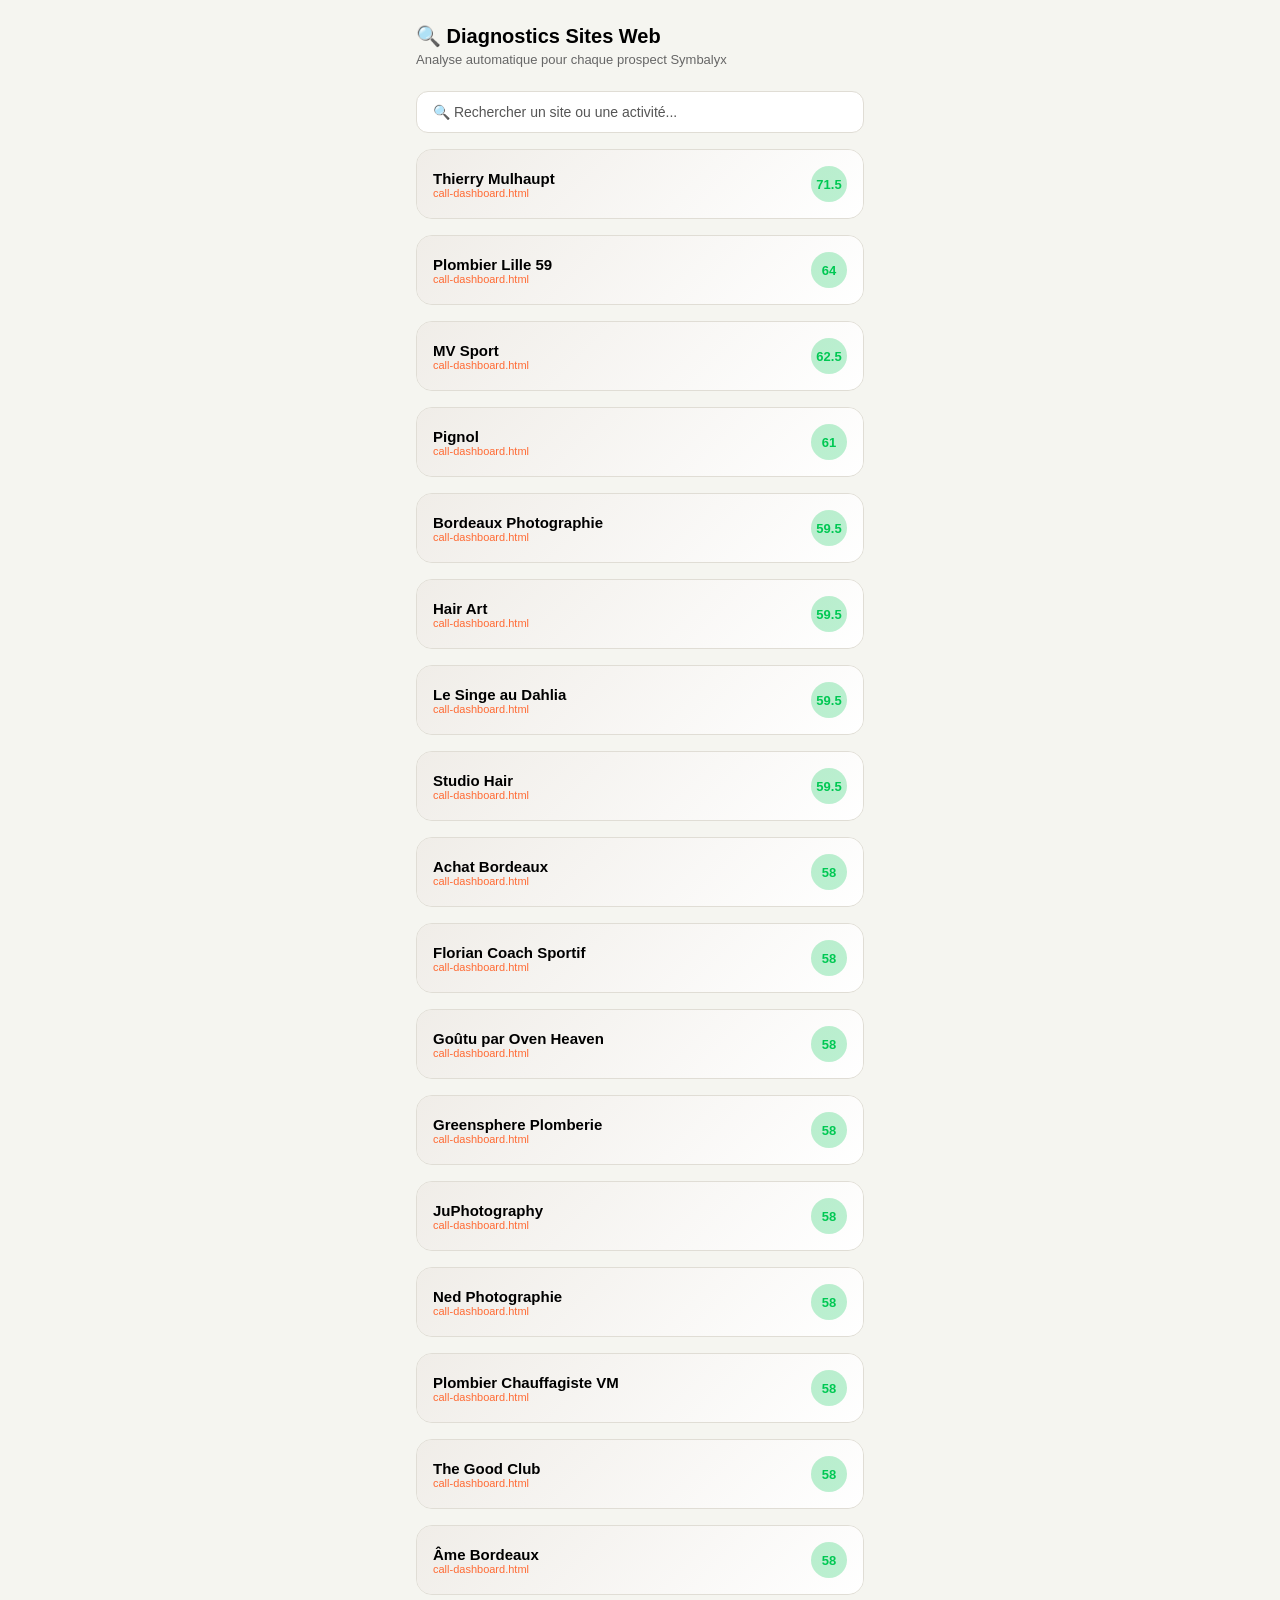
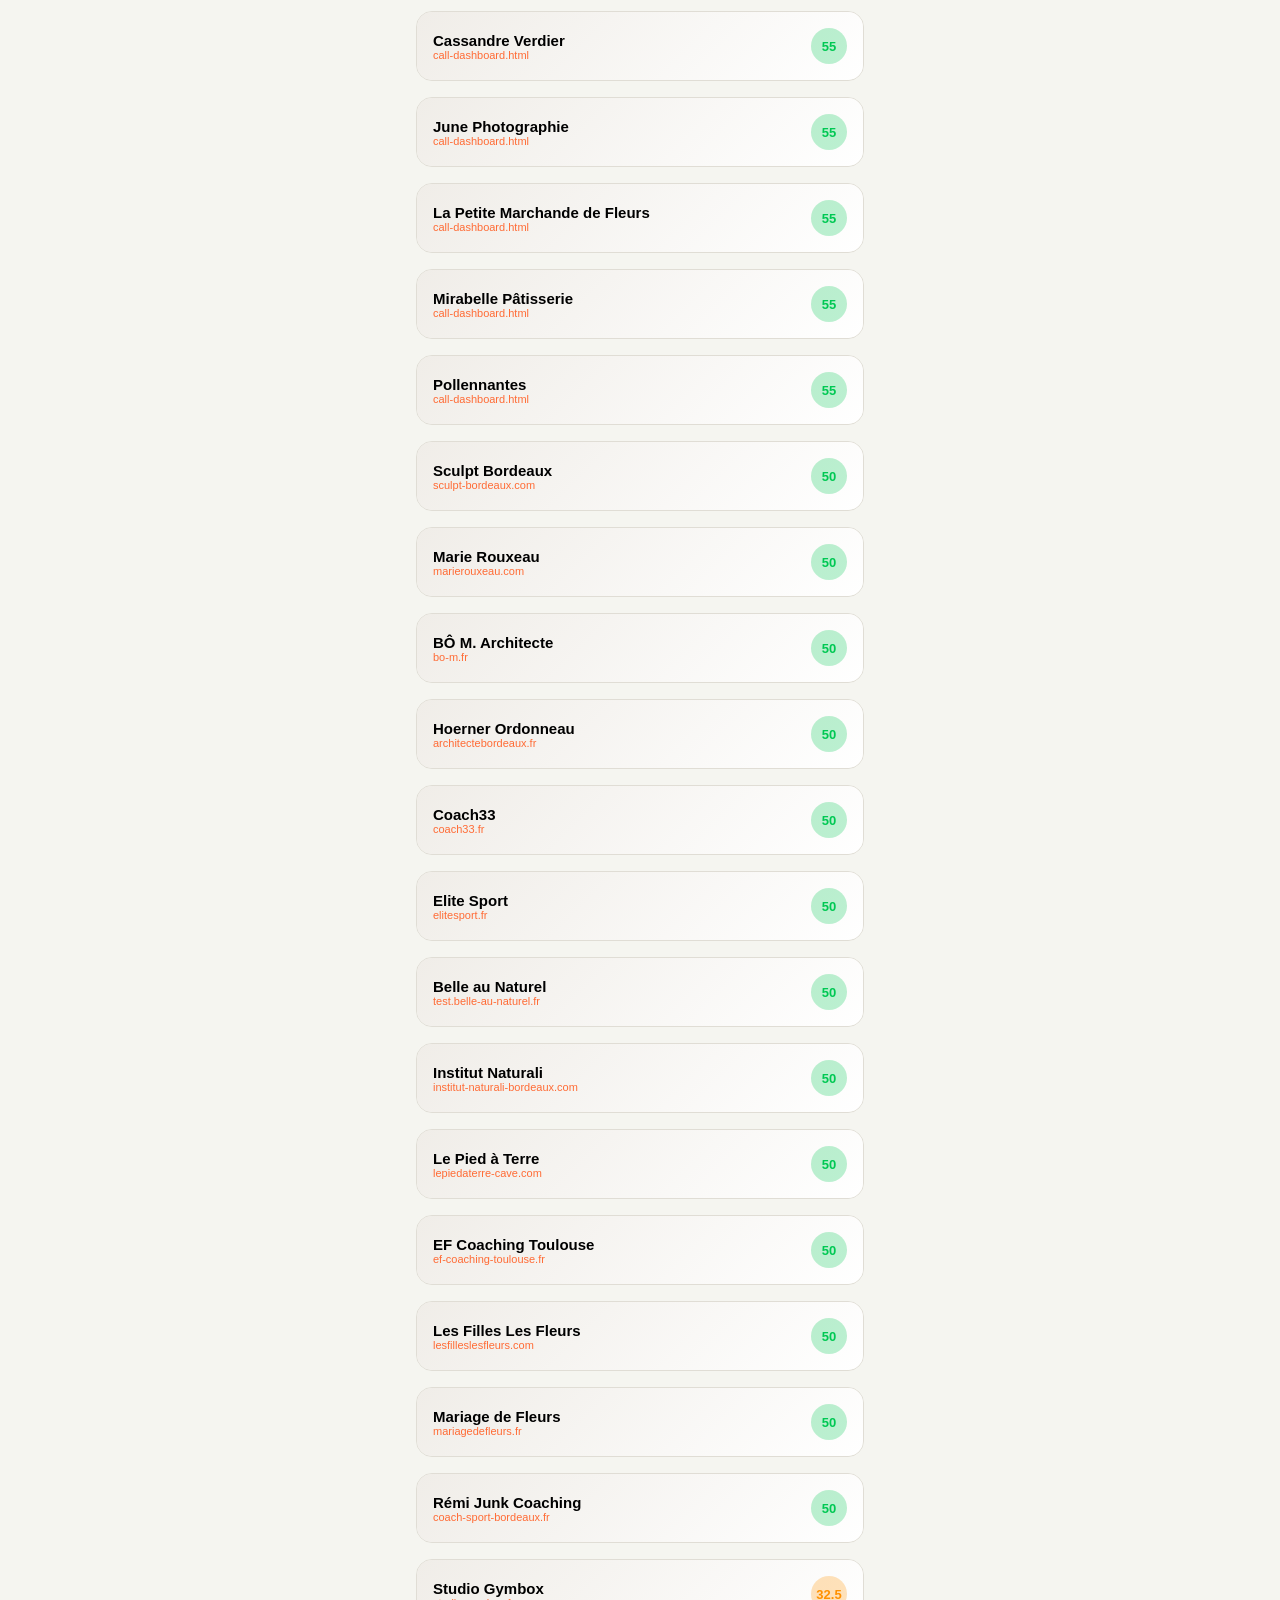
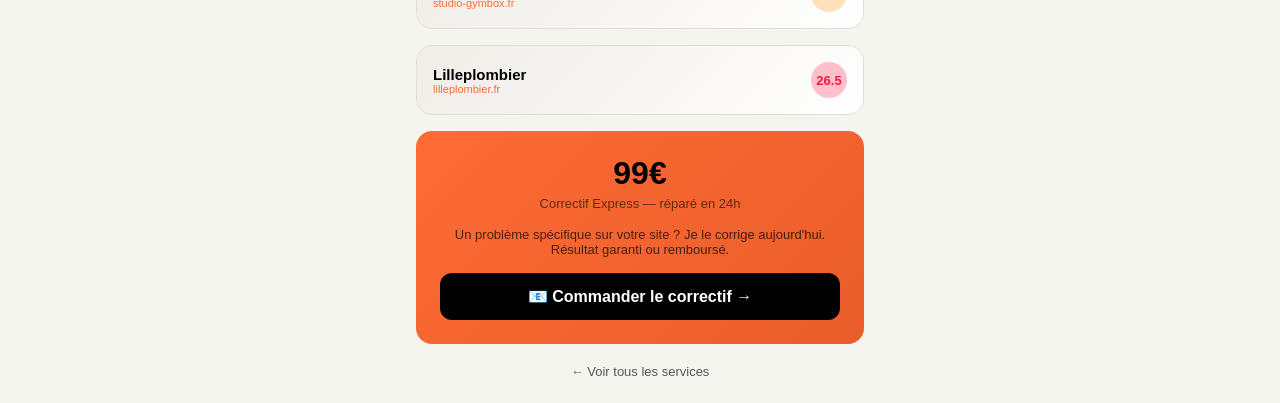
<file: correction.html>
<!DOCTYPE html>
<html lang="fr">
<head>
<meta charset="UTF-8">
<meta name="viewport" content="width=device-width, initial-scale=1.0">
<title>Diagnostic Gratuit — Symbalyx</title>
<style>
  * { margin: 0; padding: 0; box-sizing: border-box; }
  body { font-family: -apple-system, BlinkMacSystemFont, 'Segoe UI', Roboto, sans-serif; background: #0a0a0f; color: #e0e0e0; }
  .wrap { max-width: 480px; margin: 0 auto; padding: 24px 16px; }
  
  h1 { font-size: 20px; font-weight: 700; color: #fff; margin-bottom: 4px; }
  .sub { font-size: 13px; color: #666; margin-bottom: 24px; }

  .diagnostic { background: #13131a; border-radius: 16px; margin-bottom: 16px; border: 1px solid #1e1e2a; overflow: hidden; cursor: pointer; }
  .diagnostic-header { padding: 16px; background: linear-gradient(135deg, #1a1a28, #13131a); display: flex; justify-content: space-between; align-items: center; }
  .diagnostic-header h2 { font-size: 15px; color: #fff; }
  .diagnostic-header .url { font-size: 11px; color: #ff6b35; }
  .diagnostic-header .score-badge { width: 36px; height: 36px; border-radius: 50%; display: flex; align-items: center; justify-content: center; font-size: 13px; font-weight: 700; flex-shrink: 0; }
  .score-badge.low { background: #ff174444; color: #ff1744; }
  .score-badge.med { background: #ff910044; color: #ff9100; }
  .score-badge.high { background: #00c85344; color: #00c853; }

  .diagnostic-body { padding: 14px 16px; display: none; background: #0d0d14; }
  .diagnostic.expanded .diagnostic-body { display: block; }

  .issue { margin-bottom: 10px; padding: 10px; background: #13131a; border-radius: 8px; border: 1px solid #1a1a28; }
  .issue:last-child { margin-bottom: 0; }
  .issue .title { display: flex; gap: 6px; align-items: center; font-size: 13px; font-weight: 600; color: #fff; margin-bottom: 4px; }
  .issue .detail { font-size: 12px; color: #888; line-height: 1.4; margin-bottom: 6px; }
  .issue .fix { display: inline-block; padding: 4px 10px; background: #ff6b3522; border: 1px solid #ff6b3544; border-radius: 6px; color: #ff6b35; font-size: 11px; font-weight: 600; text-decoration: none; }

  .cta-card { background: linear-gradient(135deg, #ff6b35, #e85d2a); border-radius: 16px; padding: 24px; text-align: center; margin-top: 16px; }
  .cta-card h2 { font-size: 20px; color: #000; margin-bottom: 8px; }
  .cta-card p { font-size: 13px; color: rgba(0,0,0,0.7); margin-bottom: 16px; }
  .cta-card .price { font-size: 32px; font-weight: 800; color: #000; margin-bottom: 4px; }
  .cta-card .price-sub { font-size: 13px; color: rgba(0,0,0,0.6); margin-bottom: 16px; }
  .cta-card .btn { display: block; padding: 14px; background: #000; color: #fff; border: none; border-radius: 12px; font-size: 16px; font-weight: 700; cursor: pointer; text-decoration: none; }
  .cta-card .btn:hover { opacity: 0.9; }

  .search-box { width: 100%; padding: 12px 16px; background: #13131a; border: 1px solid #1e1e2a; border-radius: 12px; color: #fff; font-size: 14px; margin-bottom: 16px; }
  .search-box::placeholder { color: #555; }
  .search-box:focus { outline: none; border-color: #ff6b35; }

  .back-link { display: block; text-align: center; margin-top: 20px; color: #555; text-decoration: none; font-size: 13px; }

  @media (prefers-color-scheme: light) {
    body { background: #f5f5f0; color: #222; }
    h1 { color: #000; }
    .diagnostic { background: #fff; border-color: #e0ddd5; }
    .diagnostic-header { background: linear-gradient(135deg, #f0ede8, #fff); }
    .diagnostic-header h2 { color: #000; }
    .issue { background: #faf8f4; border-color: #e0ddd5; }
    .issue .title { color: #000; }
    .diagnostic-body { background: #f8f6f2; }
    .search-box { background: #fff; border-color: #e0ddd5; color: #000; }
  }
</style>
</head>
<body>
<div class="wrap">

<h1>🔍 Diagnostics Sites Web</h1>
<div class="sub">Analyse automatique pour chaque prospect Symbalyx</div>

<input class="search-box" id="search" placeholder="🔍 Rechercher un site ou une activité..." oninput="filterProspects()">

<div id="prospect-list"></div>

<div class="cta-card">
  <div class="price">99€</div>
  <div class="price-sub">Correctif Express — réparé en 24h</div>
  <p>Un problème spécifique sur votre site ? Je le corrige aujourd'hui. Résultat garanti ou remboursé.</p>
  <a class="btn" href="mailto:arsene@symbalyx.com?subject=Correctif%20Express">📧 Commander le correctif →</a>
</div>

<a class="back-link" href="services.html">← Voir tous les services</a>
</div>

<script>
// Issues catalog by category
const ISSUE_TEMPLATES = {
  securite: [
    { title: '❌ Site non sécurisé (HTTP)', detail: 'Le site est en HTTP pur. Google le pénalise et les navigateurs affichent un avertissement. 85% des visiteurs partent.', fix: 'Correctif Express 99€' },
    { title: '❌ Certificat SSL invalide', detail: 'Le certificat est mal configuré ou expiré. Chrome affiche "Non sécurisé" dans la barre d\'adresse.', fix: 'Correctif Express 99€' },
    { title: '❌ Contenu mixte (HTTP+HTTPS)', detail: 'Des ressources sont chargées en HTTP sur une page HTTPS. Le cadenas vert ne s\'affiche pas.', fix: 'Correctif Express 99€' },
    { title: '❌ Données formulaire en clair', detail: 'Les informations envoyées via les formulaires ne sont pas chiffrées. Risque RGPD.', fix: 'Correctif Express 99€' }
  ],
  performance: [
    { title: '❌ Temps de charge > 5 secondes', detail: 'Le site met trop de temps à charger. Chaque seconde au-delà de 3s fait perdre 32% des visiteurs.', fix: 'Correctif Express 99€' },
    { title: '❌ Images non optimisées', detail: 'Les images sont trop lourdes (plusieurs Mo). Le site rame sur mobile.', fix: 'Correctif Express 99€' },
    { title: '⚠️ Pas de cache navigateur', detail: 'Les visiteurs rechargent tout à chaque visite. Expérience dégradée.', fix: 'Correctif Express 99€' }
  ],
  seo: [
    { title: '❌ Invisible sur Google', detail: 'Le site n\'est pas indexé correctement. Personne ne vous trouve sur les recherches.', fix: 'Audit SEO 29€' },
    { title: '⚠️ Pas de meta description', detail: 'Google affiche un texte aléatoire. Une bonne description augmenterait le clic de 30%.', fix: 'Audit SEO 29€' },
    { title: '⚠️ Pas de balises schema.org', detail: 'Google ne comprend pas qui vous êtes (coiffeur, fleuriste, etc.). Pas de rich snippets.', fix: 'Audit SEO 29€' },
    { title: '⚠️ Pas optimisé SEO local', detail: 'Le site n\'est pas lié à Google My Business. Invisible sur les recherches de quartier.', fix: 'Pack Présence Locale 149€' }
  ],
  mobile: [
    { title: '❌ Pas responsive mobile', detail: 'Le site est illisible sur smartphone. 70% de vos visiteurs sont sur mobile.', fix: 'Correctif Express 99€' },
    { title: '❌ Menu mobile cassé', detail: 'Le menu de navigation ne fonctionne pas sur téléphone. Impossible d\'accéder aux pages.', fix: 'Correctif Express 99€' },
    { title: '❌ Boutons trop petits pour mobile', detail: 'Les boutons sont trop petits pour être tapés au doigt. Frustrant pour les visiteurs.', fix: 'Correctif Express 99€' }
  ],
  conversion: [
    { title: '❌ Pas de formulaire de contact', detail: 'Aucune façon pour un client de vous contacter directement depuis le site.', fix: 'Correctif Express 99€' },
    { title: '❌ Pas de CTA visible', detail: 'Aucun appel à l\'action. Les visiteurs ne savent pas quoi faire.', fix: 'Correctif Express 99€' },
    { title: '⚠️ Pas de témoignages clients', detail: 'Aucune preuve sociale. C\'est ce qui fait la différence entre un prospect qui appelle ou pas.', fix: 'Pack Présence 149€' },
    { title: '💡 Pas de réservation en ligne', detail: 'Pas de système de RDV automatique. Vous perdez des clients.', fix: 'Correctif Express 99€' },
    { title: '💡 Pas de e-commerce', detail: 'Vous vendez un produit mais pas de boutique en ligne. Chaque jour sans, ce sont des ventes perdues.', fix: 'Site Starter 450€' }
  ],
  contenu: [
    { title: '⚠️ Design vieillissant', detail: 'Le design semble dater de plusieurs années. Manque de crédibilité.', fix: 'Site Starter 450€' },
    { title: '💡 Pas de portfolio / galerie', detail: 'Vos réalisations ne sont pas visibles. Les clients veulent voir avant d\'acheter.', fix: 'Pack Présence 149€' },
    { title: '⚠️ Pas de page "À propos"', detail: 'Les visiteurs ne savent pas qui vous êtes. La confiance commence par la transparence.', fix: 'Correctif Express 99€' }
  ]
};

const CATEGORY_KEYS = ['securite', 'performance', 'seo', 'mobile', 'conversion', 'contenu'];
const CATEGORY_EMOJIS = { securite: '🛡️', performance: '⚡', seo: '🔍', mobile: '📱', conversion: '🎯', contenu: '📝' };

// Generate prospect diagnostics
function generateIssues() {
  const issues = [];
  // Pick 2-3 random issue categories
  const cats = shuffleArray([...CATEGORY_KEYS]).slice(0, 2 + Math.floor(Math.random() * 2));
  cats.forEach(cat => {
    const pool = ISSUE_TEMPLATES[cat];
    const pick = pool[Math.floor(Math.random() * pool.length)];
    issues.push(pick);
  });
  // Deduplicate by title
  const seen = new Set();
  return issues.filter(i => {
    if (seen.has(i.title)) return false;
    seen.add(i.title);
    return true;
  });
}

function shuffleArray(arr) {
  for (let i = arr.length - 1; i > 0; i--) {
    const j = Math.floor(Math.random() * (i + 1));
    [arr[i], arr[j]] = [arr[j], arr[i]];
  }
  return arr;
}

// Generate diagnostics for all prospects
let diagnosticsCache = null;

function getDiagnostics() {
  if (diagnosticsCache) return diagnosticsCache;
  const d = {};
  PROSPECTS.forEach(p => {
    d[p.key] = {
      name: p.name,
      url: p.url,
      score: p.score,
      issues: generateIssues()
    };
  });
  diagnosticsCache = d;
  return d;
}

// Prospect data from call dashboard
const PROSPECTS = [
  { key: "thierry-mulhaupt", name: "Thierry Mulhaupt", score: 71.5, url: "call-dashboard.html" },
  { key: "plombierlille59", name: "Plombier Lille 59", score: 64, url: "call-dashboard.html" },
  { key: "mvsport", name: "MV Sport", score: 62.5, url: "call-dashboard.html" },
  { key: "pignol", name: "Pignol", score: 61, url: "call-dashboard.html" },
  { key: "bordeaux-photo", name: "Bordeaux Photographie", score: 59.5, url: "call-dashboard.html" },
  { key: "hair-art", name: "Hair Art", score: 59.5, url: "call-dashboard.html" },
  { key: "singe-dahlia", name: "Le Singe au Dahlia", score: 59.5, url: "call-dashboard.html" },
  { key: "studio-hair", name: "Studio Hair", score: 59.5, url: "call-dashboard.html" },
  { key: "achat", name: "Achat Bordeaux", score: 58, url: "call-dashboard.html" },
  { key: "florian-coach", name: "Florian Coach Sportif", score: 58, url: "call-dashboard.html" },
  { key: "goutu", name: "Goûtu par Oven Heaven", score: 58, url: "call-dashboard.html" },
  { key: "greensphere", name: "Greensphere Plomberie", score: 58, url: "call-dashboard.html" },
  { key: "juphotography", name: "JuPhotography", score: 58, url: "call-dashboard.html" },
  { key: "ned-photo", name: "Ned Photographie", score: 58, url: "call-dashboard.html" },
  { key: "plombier-vm", name: "Plombier Chauffagiste VM", score: 58, url: "call-dashboard.html" },
  { key: "good-club", name: "The Good Club", score: 58, url: "call-dashboard.html" },
  { key: "ame-bordeaux", name: "Âme Bordeaux", score: 58, url: "call-dashboard.html" },
  { key: "cassandre-verdier", name: "Cassandre Verdier", score: 55, url: "call-dashboard.html" },
  { key: "june-photo", name: "June Photographie", score: 55, url: "call-dashboard.html" },
  { key: "petite-marchande", name: "La Petite Marchande de Fleurs", score: 55, url: "call-dashboard.html" },
  { key: "mirabelle", name: "Mirabelle Pâtisserie", score: 55, url: "call-dashboard.html" },
  { key: "pollennantes", name: "Pollennantes", score: 55, url: "call-dashboard.html" },
  { key: "sculpt-bordeaux", name: "Sculpt Bordeaux", score: 50, url: "sculpt-bordeaux.com" },
  { key: "marierouxeau", name: "Marie Rouxeau", score: 50, url: "marierouxeau.com" },
  { key: "bo-m", name: "BÔ M. Architecte", score: 50, url: "bo-m.fr" },
  { key: "architectebordeaux", name: "Hoerner Ordonneau", score: 50, url: "architectebordeaux.fr" },
  { key: "coach33", name: "Coach33", score: 50, url: "coach33.fr" },
  { key: "elitesport", name: "Elite Sport", score: 50, url: "elitesport.fr" },
  { key: "belleaunaturel", name: "Belle au Naturel", score: 50, url: "test.belle-au-naturel.fr" },
  { key: "naturali", name: "Institut Naturali", score: 50, url: "institut-naturali-bordeaux.com" },
  { key: "lepiedaterre", name: "Le Pied à Terre", score: 50, url: "lepiedaterre-cave.com" },
  { key: "ef-coaching", name: "EF Coaching Toulouse", score: 50, url: "ef-coaching-toulouse.fr" },
  { key: "lesfilleslesfleurs", name: "Les Filles Les Fleurs", score: 50, url: "lesfilleslesfleurs.com" },
  { key: "mariagedefleurs", name: "Mariage de Fleurs", score: 50, url: "mariagedefleurs.fr" },
  { key: "studio-gymbox", name: "Studio Gymbox", score: 32.5, url: "studio-gymbox.fr" },
  { key: "lilleplombier", name: "Lilleplombier", score: 26.5, url: "lilleplombier.fr" },
  { key: "remi-coaching", name: "Rémi Junk Coaching", score: 50, url: "coach-sport-bordeaux.fr" },
];

function getScoreClass(score) {
  if (score < 30) return 'low';
  if (score < 40) return 'med';
  return 'high';
}

function renderProspects() {
  const container = document.getElementById('prospect-list');
  const search = document.getElementById('search').value.toLowerCase();
  const diags = getDiagnostics();

  let filtered = PROSPECTS;
  if (search) {
    filtered = filtered.filter(p => 
      p.name.toLowerCase().includes(search) || 
      p.url.toLowerCase().includes(search)
    );
  }

  // Sort by score desc
  filtered.sort((a, b) => b.score - a.score);

  if (filtered.length === 0) {
    container.innerHTML = '<div class="diagnostic" style="padding:30px;text-align:center;color:#666">Aucun prospect trouvé</div>';
    return;
  }

  let html = '';
  filtered.forEach(p => {
    const d = diags[p.key];
    const scoreClass = getScoreClass(p.score);

    html += '<div class="diagnostic" onclick="this.classList.toggle(\'expanded\')">';
    html += '<div class="diagnostic-header">';
    html += '<div>';
    html += '<h2>' + p.name + '</h2>';
    html += '<div class="url">' + p.url + '</div>';
    html += '</div>';
    html += '<div class="score-badge ' + scoreClass + '">' + p.score + '</div>';
    html += '</div>';
    
    html += '<div class="diagnostic-body">';
    if (d && d.issues) {
      // Show a score summary
      const criticalCount = d.issues.filter(i => i.title.startsWith('❌')).length;
      html += '<div style="font-size:11px;color:#666;margin-bottom:10px">' + criticalCount + ' problème' + (criticalCount > 1 ? 's' : '') + ' critique' + (criticalCount > 1 ? 's' : '') + ' détecté' + (criticalCount > 1 ? 's' : '') + '</div>';
      
      d.issues.forEach(issue => {
        html += '<div class="issue">';
        html += '<div class="title">' + issue.title + '</div>';
        html += '<div class="detail">' + issue.detail + '</div>';
        html += '<a class="fix" href="services.html">🔧 ' + issue.fix + '</a>';
        html += '</div>';
      });
    }
    html += '<div style="margin-top:10px;text-align:center">';
    html += '<a class="fix" href="services.html" style="background:#00c85333;border-color:#00c85344;color:#00c853">📞 Voir les services →</a>';
    html += '</div>';
    html += '</div>';
    html += '</div>';
  });

  container.innerHTML = html;
}

function filterProspects() {
  renderProspects();
}

renderProspects();
</script>
</body>
</html>
</file>
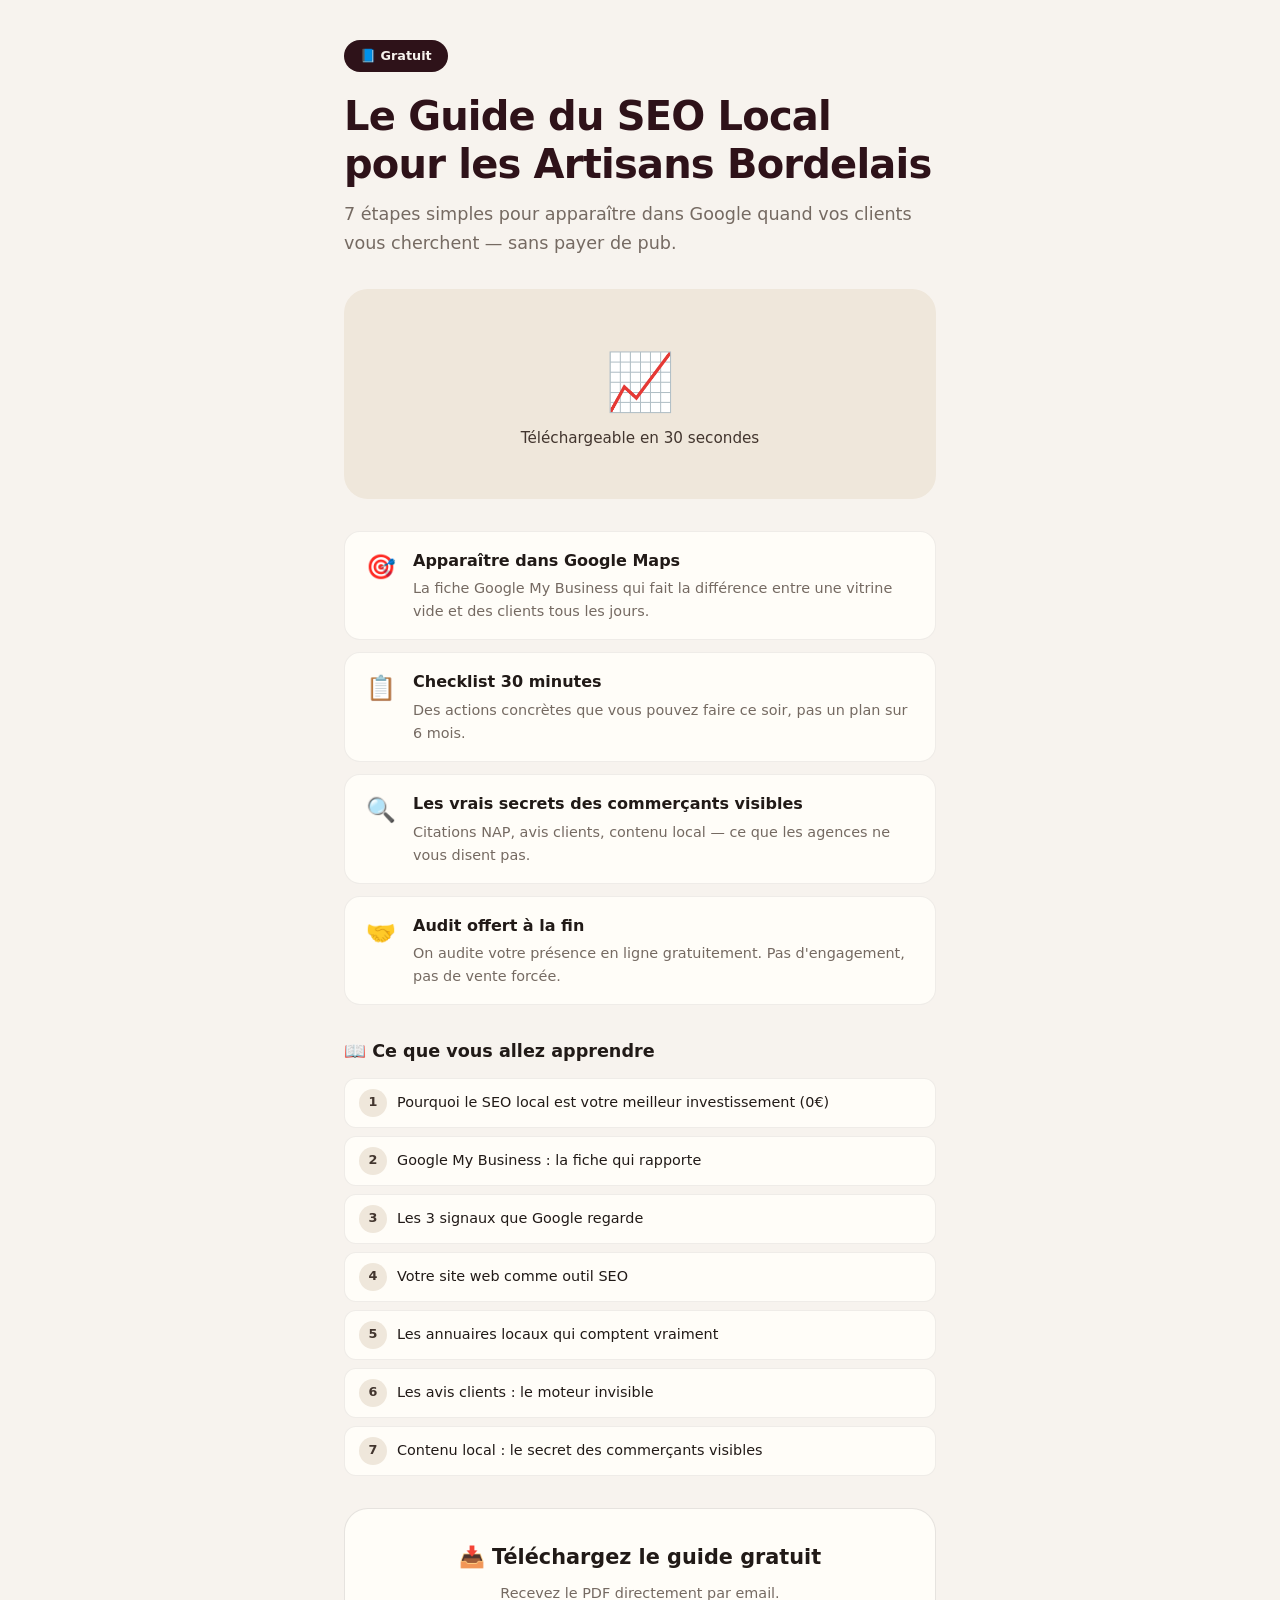
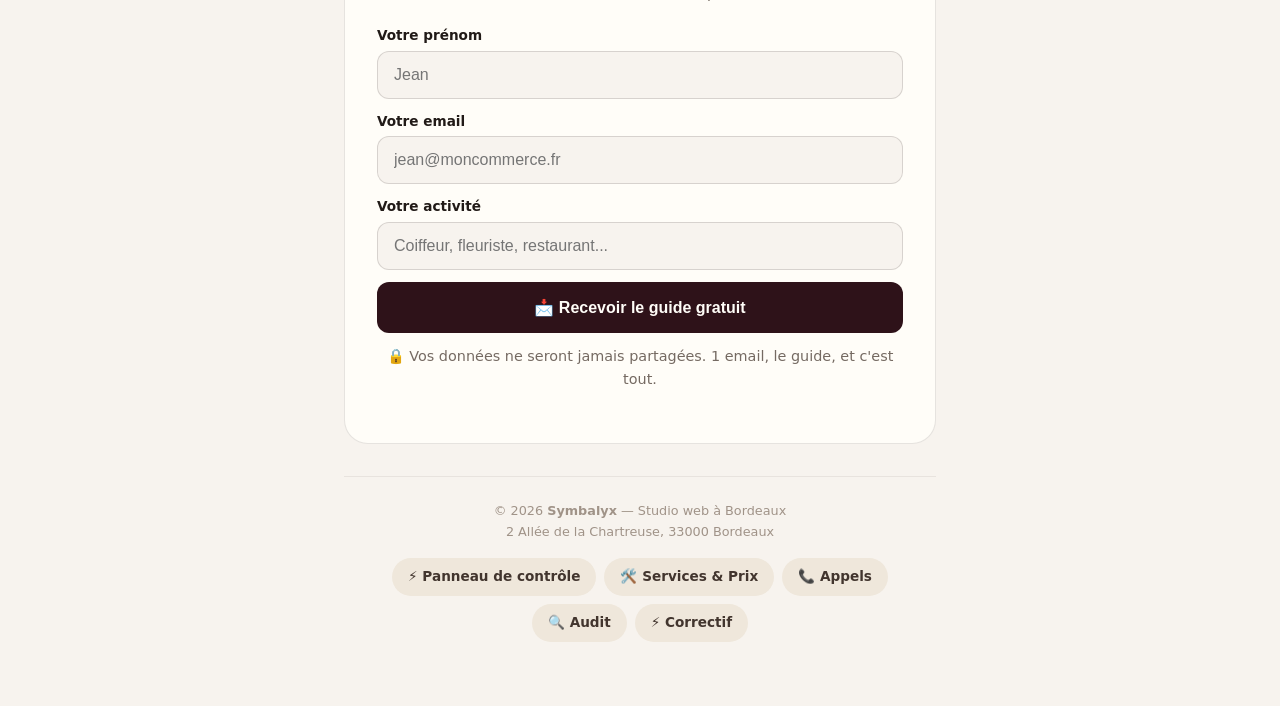
<file: guide-seo.html>
<!DOCTYPE html>
<html lang="fr">
<head>
  <meta charset="utf-8">
  <meta name="viewport" content="width=device-width,initial-scale=1">
  <title>Guide SEO Local Gratuit — Symbalyx Bordeaux</title>
  <meta name="description" content="Téléchargez le guide SEO local gratuit pour artisans et commerçants à Bordeaux. 7 étapes pour apparaître dans Google gratuitement.">
  <style>
    *{margin:0;padding:0;box-sizing:border-box}
    body{font-family:system-ui,-apple-system,sans-serif;background:#F7F3EE;color:#211A17;line-height:1.6}
    .wrap{max-width:640px;margin:0 auto;padding:40px 24px}
    .badge{display:inline-block;background:#2E1219;color:#F7F3EE;padding:6px 16px;border-radius:100px;font-size:.8rem;font-weight:600;margin-bottom:20px}
    h1{font-size:clamp(1.8rem,5vw,2.5rem);font-weight:800;line-height:1.2;margin-bottom:12px;color:#2E1219;letter-spacing:-.02em}
    .sub{font-size:1.1rem;color:#756A62;margin-bottom:32px}
    .hero-img{background:#EFE7DB;border-radius:24px;padding:48px;text-align:center;margin-bottom:32px}
    .hero-img .big{font-size:3.5rem}
    .benefits{display:grid;gap:12px;margin-bottom:32px}
    .benefit{display:flex;gap:12px;align-items:flex-start;padding:16px;background:#FFFDF8;border-radius:16px;border:1px solid rgba(33,26,23,.07)}
    .benefit .icon{font-size:1.5rem;flex-shrink:0;width:40px;text-align:center}
    .benefit h3{font-size:1rem;font-weight:700;margin-bottom:4px}
    .benefit p{font-size:.9rem;color:#756A62}
    .form-card{background:#FFFDF8;border:1px solid rgba(33,26,23,.11);border-radius:24px;padding:32px;text-align:center;margin-bottom:32px}
    .form-card h2{font-size:1.3rem;margin-bottom:8px}
    .form-card p{color:#756A62;font-size:.9rem;margin-bottom:20px}
    .form-group{margin-bottom:12px;text-align:left}
    label{font-size:.85rem;font-weight:600;display:block;margin-bottom:4px}
    input{width:100%;padding:14px 16px;border-radius:12px;border:1px solid rgba(33,26,23,.15);font-size:1rem;background:#F7F3EE}
    .btn{display:block;width:100%;padding:16px;background:#2E1219;color:#FFFDF8;border:none;border-radius:12px;font-size:1rem;font-weight:700;cursor:pointer;transition:opacity .2s;margin-top:8px}
    .btn:hover{opacity:.9}
    .trust{font-size:.8rem;color:#A09388;margin-top:12px}
    .preview{margin-bottom:32px}
    .preview h3{font-size:1.1rem;margin-bottom:12px}
    .preview-list{display:grid;gap:8px}
    .preview-item{display:flex;gap:10px;align-items:center;padding:10px 14px;background:#FFFDF8;border-radius:12px;border:1px solid rgba(33,26,23,.07);font-size:.9rem}
    .preview-item .num{background:#EFE7DB;border-radius:50%;width:28px;height:28px;display:flex;align-items:center;justify-content:center;font-weight:700;font-size:.8rem;flex-shrink:0;color:#42352E}
    footer{text-align:center;font-size:.8rem;color:#A09388;padding:24px;border-top:1px solid rgba(33,26,23,.07)}
    @media(max-width:480px){.wrap{padding:24px 16px}.form-card{padding:24px 16px}}
  </style>
</head>
<body>
  <div class="wrap">
    <div class="badge">📘 Gratuit</div>
    <h1>Le Guide du SEO Local pour les Artisans Bordelais</h1>
    <p class="sub">7 étapes simples pour apparaître dans Google quand vos clients vous cherchent — sans payer de pub.</p>
    
    <div class="hero-img">
      <div class="big">📈</div>
      <p style="font-size:.95rem;color:#42352E;font-weight:500">Téléchargeable en 30 secondes</p>
    </div>

    <div class="benefits">
      <div class="benefit">
        <div class="icon">🎯</div>
        <div><h3>Apparaître dans Google Maps</h3><p>La fiche Google My Business qui fait la différence entre une vitrine vide et des clients tous les jours.</p></div>
      </div>
      <div class="benefit">
        <div class="icon">📋</div>
        <div><h3>Checklist 30 minutes</h3><p>Des actions concrètes que vous pouvez faire ce soir, pas un plan sur 6 mois.</p></div>
      </div>
      <div class="benefit">
        <div class="icon">🔍</div>
        <div><h3>Les vrais secrets des commerçants visibles</h3><p>Citations NAP, avis clients, contenu local — ce que les agences ne vous disent pas.</p></div>
      </div>
      <div class="benefit">
        <div class="icon">🤝</div>
        <div><h3>Audit offert à la fin</h3><p>On audite votre présence en ligne gratuitement. Pas d'engagement, pas de vente forcée.</p></div>
      </div>
    </div>

    <div class="preview">
      <h3>📖 Ce que vous allez apprendre</h3>
      <div class="preview-list">
        <div class="preview-item"><span class="num">1</span> Pourquoi le SEO local est votre meilleur investissement (0€)</div>
        <div class="preview-item"><span class="num">2</span> Google My Business : la fiche qui rapporte</div>
        <div class="preview-item"><span class="num">3</span> Les 3 signaux que Google regarde</div>
        <div class="preview-item"><span class="num">4</span> Votre site web comme outil SEO</div>
        <div class="preview-item"><span class="num">5</span> Les annuaires locaux qui comptent vraiment</div>
        <div class="preview-item"><span class="num">6</span> Les avis clients : le moteur invisible</div>
        <div class="preview-item"><span class="num">7</span> Contenu local : le secret des commerçants visibles</div>
      </div>
    </div>

    <div class="form-card">
      <h2>📥 Téléchargez le guide gratuit</h2>
      <p>Recevez le PDF directement par email.</p>
      <form action="mailto:arsene@symbalyx.com" method="post" enctype="text/plain">
        <div class="form-group">
          <label for="name">Votre prénom</label>
          <input type="text" id="name" name="name" placeholder="Jean" required>
        </div>
        <div class="form-group">
          <label for="email">Votre email</label>
          <input type="email" id="email" name="email" placeholder="jean@moncommerce.fr" required>
        </div>
        <div class="form-group">
          <label for="activity">Votre activité</label>
          <input type="text" id="activity" name="activity" placeholder="Coiffeur, fleuriste, restaurant...">
        </div>
        <button type="submit" class="btn">📩 Recevoir le guide gratuit</button>
      </form>
      <p class="trust">🔒 Vos données ne seront jamais partagées. 1 email, le guide, et c'est tout.</p>
    </div>

    <footer>
      <p>© 2026 <strong>Symbalyx</strong> — Studio web à Bordeaux</p>
      <p>2 Allée de la Chartreuse, 33000 Bordeaux</p>
      <p style="margin-top:16px;display:flex;gap:8px;justify-content:center;flex-wrap:wrap">
        <a href="index.html" style="color:#42352E;text-decoration:none;font-weight:600;padding:8px 16px;background:#EFE7DB;border-radius:100px;font-size:.85rem">⚡ Panneau de contrôle</a>
        <a href="services.html" style="color:#42352E;text-decoration:none;font-weight:600;padding:8px 16px;background:#EFE7DB;border-radius:100px;font-size:.85rem">🛠️ Services & Prix</a>
        <a href="call-dashboard.html" style="color:#42352E;text-decoration:none;font-weight:600;padding:8px 16px;background:#EFE7DB;border-radius:100px;font-size:.85rem">📞 Appels</a>
        <a href="audit.html" style="color:#42352E;text-decoration:none;font-weight:600;padding:8px 16px;background:#EFE7DB;border-radius:100px;font-size:.85rem">🔍 Audit</a>
        <a href="correction.html" style="color:#42352E;text-decoration:none;font-weight:600;padding:8px 16px;background:#EFE7DB;border-radius:100px;font-size:.85rem">⚡ Correctif</a>
      </p>
    </footer>
  </div>
</body>
</html>
</file>
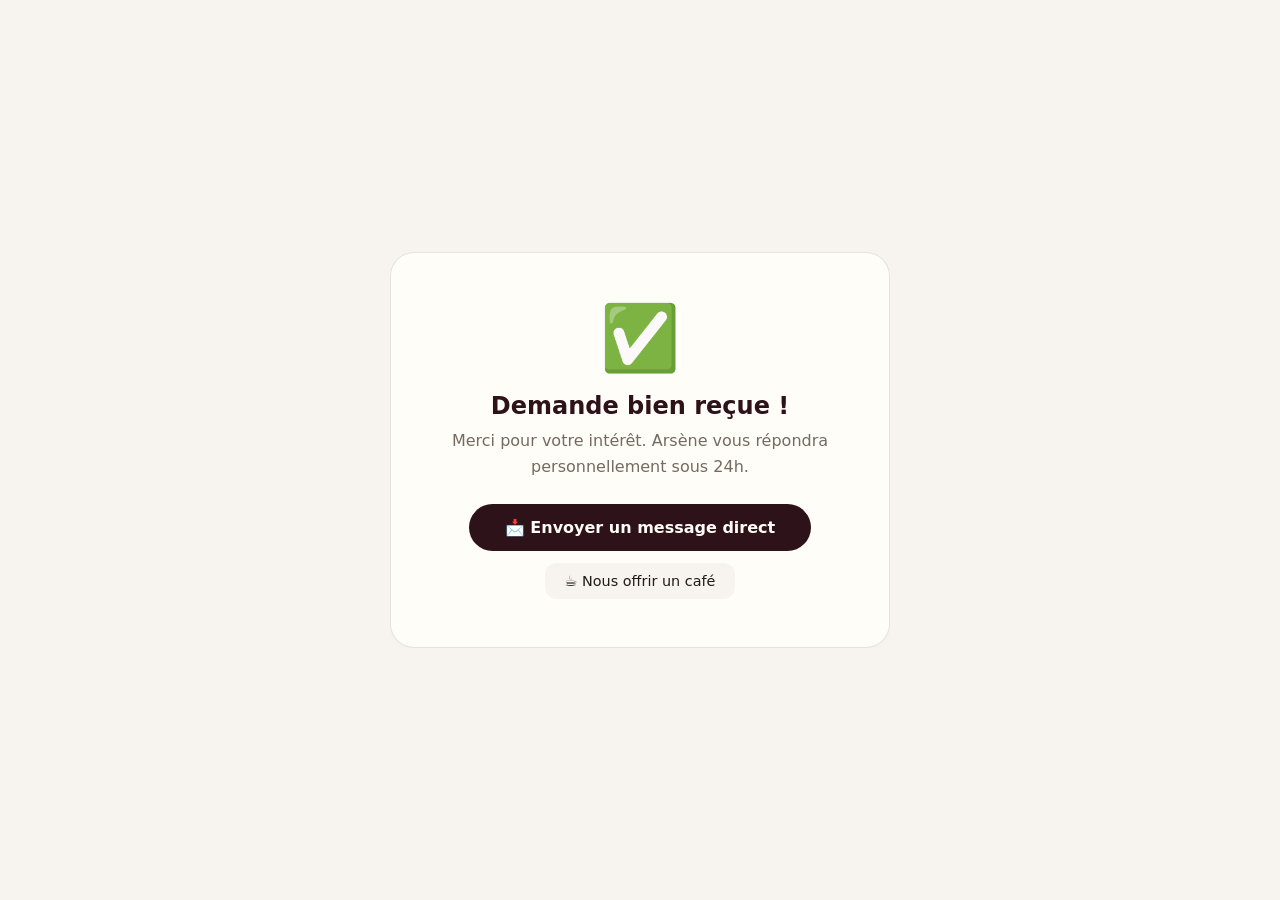
<file: merci.html>
<!DOCTYPE html>
<html lang="fr">
<head>
<meta charset="utf-8">
<meta name="viewport" content="width=device-width,initial-scale=1">
<title>Demande reçue — Symbalyx</title>
<meta name="description" content="Merci pour votre demande. L'équipe Symbalyx vous recontactera sous 24h.">
<style>
*{margin:0;padding:0;box-sizing:border-box}
body{font-family:system-ui,-apple-system,sans-serif;background:#F7F3EE;color:#211A17;display:flex;align-items:center;justify-content:center;min-height:100vh;padding:24px}
.card{background:#FFFDF8;border:1px solid rgba(33,26,23,.11);border-radius:24px;padding:48px 32px;text-align:center;max-width:500px}
.icon{font-size:4rem;margin-bottom:16px}
h1{font-size:1.5rem;margin-bottom:8px;color:#2E1219}
p{color:#756A62;margin-bottom:24px;line-height:1.6}
.btn{display:inline-block;padding:14px 36px;background:#2E1219;color:#FFFDF8;border-radius:100px;text-decoration:none;font-weight:700}
.ko-fi{display:inline-flex;align-items:center;gap:8px;margin-top:12px;padding:10px 20px;background:#F7F3EE;border-radius:12px;color:#211A17;text-decoration:none;font-size:.9rem}
</style>
</head>
<body>
<div class="card">
  <div class="icon">✅</div>
  <h1>Demande bien reçue !</h1>
  <p>Merci pour votre intérêt. Arsène vous répondra personnellement sous 24h.</p>
  <a href="mailto:arsene@symbalyx.com" class="btn">📩 Envoyer un message direct</a>
  <a href="https://ko-fi.com/symbalyx" class="ko-fi">☕ Nous offrir un café</a>
</div>
</body>
</html>
</file>
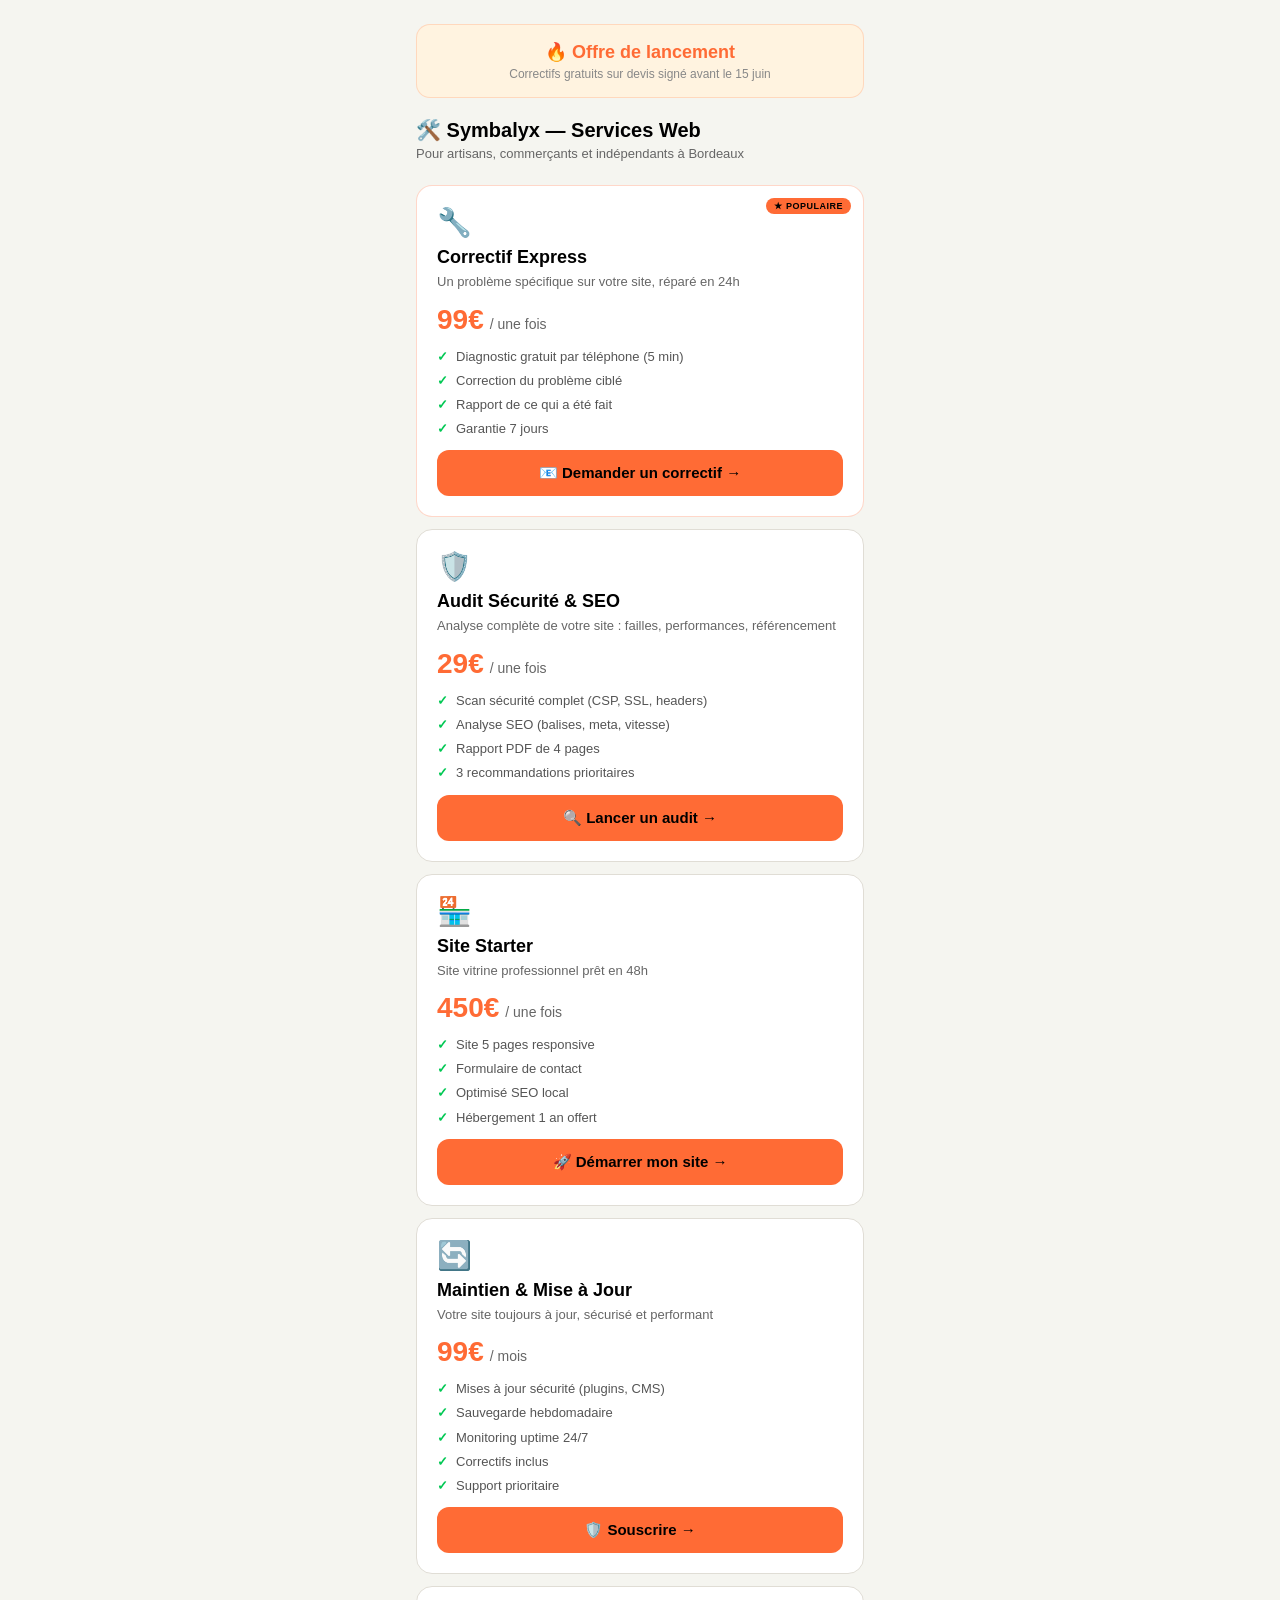
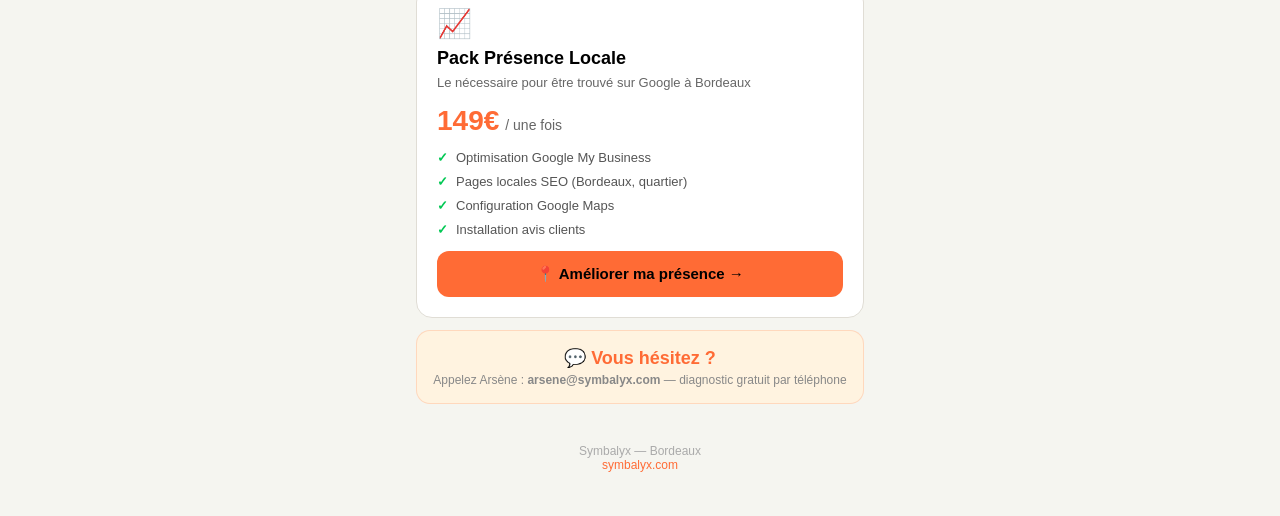
<file: services.html>
<!DOCTYPE html>
<html lang="fr">
<head>
<meta charset="UTF-8">
<meta name="viewport" content="width=device-width, initial-scale=1.0">
<title>Symbalyx — Services & Prix</title>
<style>
  * { margin: 0; padding: 0; box-sizing: border-box; }
  body { font-family: -apple-system, BlinkMacSystemFont, 'Segoe UI', Roboto, sans-serif; background: #0a0a0f; color: #e0e0e0; }
  .wrap { max-width: 480px; margin: 0 auto; padding: 24px 16px; }
  
  h1 { font-size: 20px; font-weight: 700; color: #fff; margin-bottom: 4px; }
  .sub { font-size: 13px; color: #666; margin-bottom: 24px; }

  .product { background: #13131a; border-radius: 16px; margin-bottom: 12px; border: 1px solid #1e1e2a; padding: 20px; position: relative; overflow: hidden; }
  .product.best { border-color: #ff6b3544; background: linear-gradient(135deg, #13131a, #1a1a28); }
  .product.best::before { content: '★ POPULAIRE'; position: absolute; top: 12px; right: 12px; background: #ff6b35; color: #000; font-size: 9px; font-weight: 700; padding: 3px 8px; border-radius: 100px; letter-spacing: 0.5px; }
  
  .product .emoji { font-size: 28px; margin-bottom: 8px; }
  .product h2 { font-size: 18px; font-weight: 700; color: #fff; margin-bottom: 4px; }
  .product .desc { font-size: 13px; color: #888; margin-bottom: 12px; line-height: 1.5; }
  .product .price { display: flex; align-items: baseline; gap: 6px; margin-bottom: 12px; }
  .product .price .amount { font-size: 28px; font-weight: 800; color: #ff6b35; }
  .product .price .period { font-size: 14px; color: #666; }
  .product .price .old { font-size: 14px; color: #555; text-decoration: line-through; }
  
  .product .features { list-style: none; margin-bottom: 12px; }
  .product .features li { display: flex; gap: 8px; align-items: flex-start; font-size: 13px; color: #bbb; margin-bottom: 6px; line-height: 1.4; }
  .product .features li::before { content: '✓'; color: #00c853; font-weight: 700; flex-shrink: 0; }

  .cta-btn { display: block; text-align: center; background: #ff6b35; color: #000; font-weight: 700; font-size: 15px; padding: 14px; border-radius: 12px; text-decoration: none; margin-top: 12px; }
  .cta-btn:hover { background: #e85d2a; }

  .banner { background: #1a1a28; border: 1px solid #ff6b3533; border-radius: 14px; padding: 16px; margin-bottom: 20px; text-align: center; }
  .banner h2 { color: #ff6b35; font-size: 18px; margin-bottom: 4px; }
  .banner p { font-size: 12px; color: #888; }

  .footer { text-align: center; padding: 20px 0; font-size: 12px; color: #444; }

  @media (prefers-color-scheme: light) {
    body { background: #f5f5f0; color: #222; }
    h1 { color: #000; }
    .product { background: #fff; border-color: #e0ddd5; }
    .product h2 { color: #000; }
    .product .features li { color: #555; }
    .product .desc { color: #666; }
    .banner { background: #fff3e0; }
    .footer { color: #aaa; }
    .product.best { background: #fff; }
  }
</style>
</head>
<body>
<div class="wrap">

<div class="banner">
  <h2>🔥 Offre de lancement</h2>
  <p>Correctifs gratuits sur devis signé avant le 15 juin</p>
</div>

<h1>🛠️ Symbalyx — Services Web</h1>
<div class="sub">Pour artisans, commerçants et indépendants à Bordeaux</div>

<div class="product best">
  <div class="emoji">🔧</div>
  <h2>Correctif Express</h2>
  <div class="desc">Un problème spécifique sur votre site, réparé en 24h</div>
  <div class="price">
    <span class="amount">99€</span>
    <span class="period">/ une fois</span>
  </div>
  <ul class="features">
    <li>Diagnostic gratuit par téléphone (5 min)</li>
    <li>Correction du problème ciblé</li>
    <li>Rapport de ce qui a été fait</li>
    <li>Garantie 7 jours</li>
  </ul>
  <a href="mailto:arsene@symbalyx.com?subject=Correctif%20Express" class="cta-btn">📧 Demander un correctif →</a>
</div>

<div class="product">
  <div class="emoji">🛡️</div>
  <h2>Audit Sécurité & SEO</h2>
  <div class="desc">Analyse complète de votre site : failles, performances, référencement</div>
  <div class="price">
    <span class="amount">29€</span>
    <span class="period">/ une fois</span>
  </div>
  <ul class="features">
    <li>Scan sécurité complet (CSP, SSL, headers)</li>
    <li>Analyse SEO (balises, meta, vitesse)</li>
    <li>Rapport PDF de 4 pages</li>
    <li>3 recommandations prioritaires</li>
  </ul>
  <a href="https://symbalyx.github.io/symbalyx-leads/audit.html" class="cta-btn">🔍 Lancer un audit →</a>
</div>

<div class="product">
  <div class="emoji">🏪</div>
  <h2>Site Starter</h2>
  <div class="desc">Site vitrine professionnel prêt en 48h</div>
  <div class="price">
    <span class="amount">450€</span>
    <span class="period">/ une fois</span>
  </div>
  <ul class="features">
    <li>Site 5 pages responsive</li>
    <li>Formulaire de contact</li>
    <li>Optimisé SEO local</li>
    <li>Hébergement 1 an offert</li>
  </ul>
  <a href="mailto:arsene@symbalyx.com?subject=Site%20Starter" class="cta-btn">🚀 Démarrer mon site →</a>
</div>

<div class="product">
  <div class="emoji">🔄</div>
  <h2>Maintien & Mise à Jour</h2>
  <div class="desc">Votre site toujours à jour, sécurisé et performant</div>
  <div class="price">
    <span class="amount">99€</span>
    <span class="period">/ mois</span>
  </div>
  <ul class="features">
    <li>Mises à jour sécurité (plugins, CMS)</li>
    <li>Sauvegarde hebdomadaire</li>
    <li>Monitoring uptime 24/7</li>
    <li>Correctifs inclus</li>
    <li>Support prioritaire</li>
  </ul>
  <a href="mailto:arsene@symbalyx.com?subject=Maintenance" class="cta-btn">🛡️ Souscrire →</a>
</div>

<div class="product">
  <div class="emoji">📈</div>
  <h2>Pack Présence Locale</h2>
  <div class="desc">Le nécessaire pour être trouvé sur Google à Bordeaux</div>
  <div class="price">
    <span class="amount">149€</span>
    <span class="period">/ une fois</span>
  </div>
  <ul class="features">
    <li>Optimisation Google My Business</li>
    <li>Pages locales SEO (Bordeaux, quartier)</li>
    <li>Configuration Google Maps</li>
    <li>Installation avis clients</li>
  </ul>
  <a href="mailto:arsene@symbalyx.com?subject=Pr%C3%A9sence%20Locale" class="cta-btn">📍 Améliorer ma présence →</a>
</div>

<div class="banner">
  <h2>💬 Vous hésitez ?</h2>
  <p>Appelez Arsène : <strong>arsene@symbalyx.com</strong> — diagnostic gratuit par téléphone</p>
</div>

<div class="footer">
  Symbalyx — Bordeaux<br>
  <a href="https://symbalyx.com" style="color:#ff6b35;text-decoration:none">symbalyx.com</a>
</div>

</div>
</body>
</html>
</file>
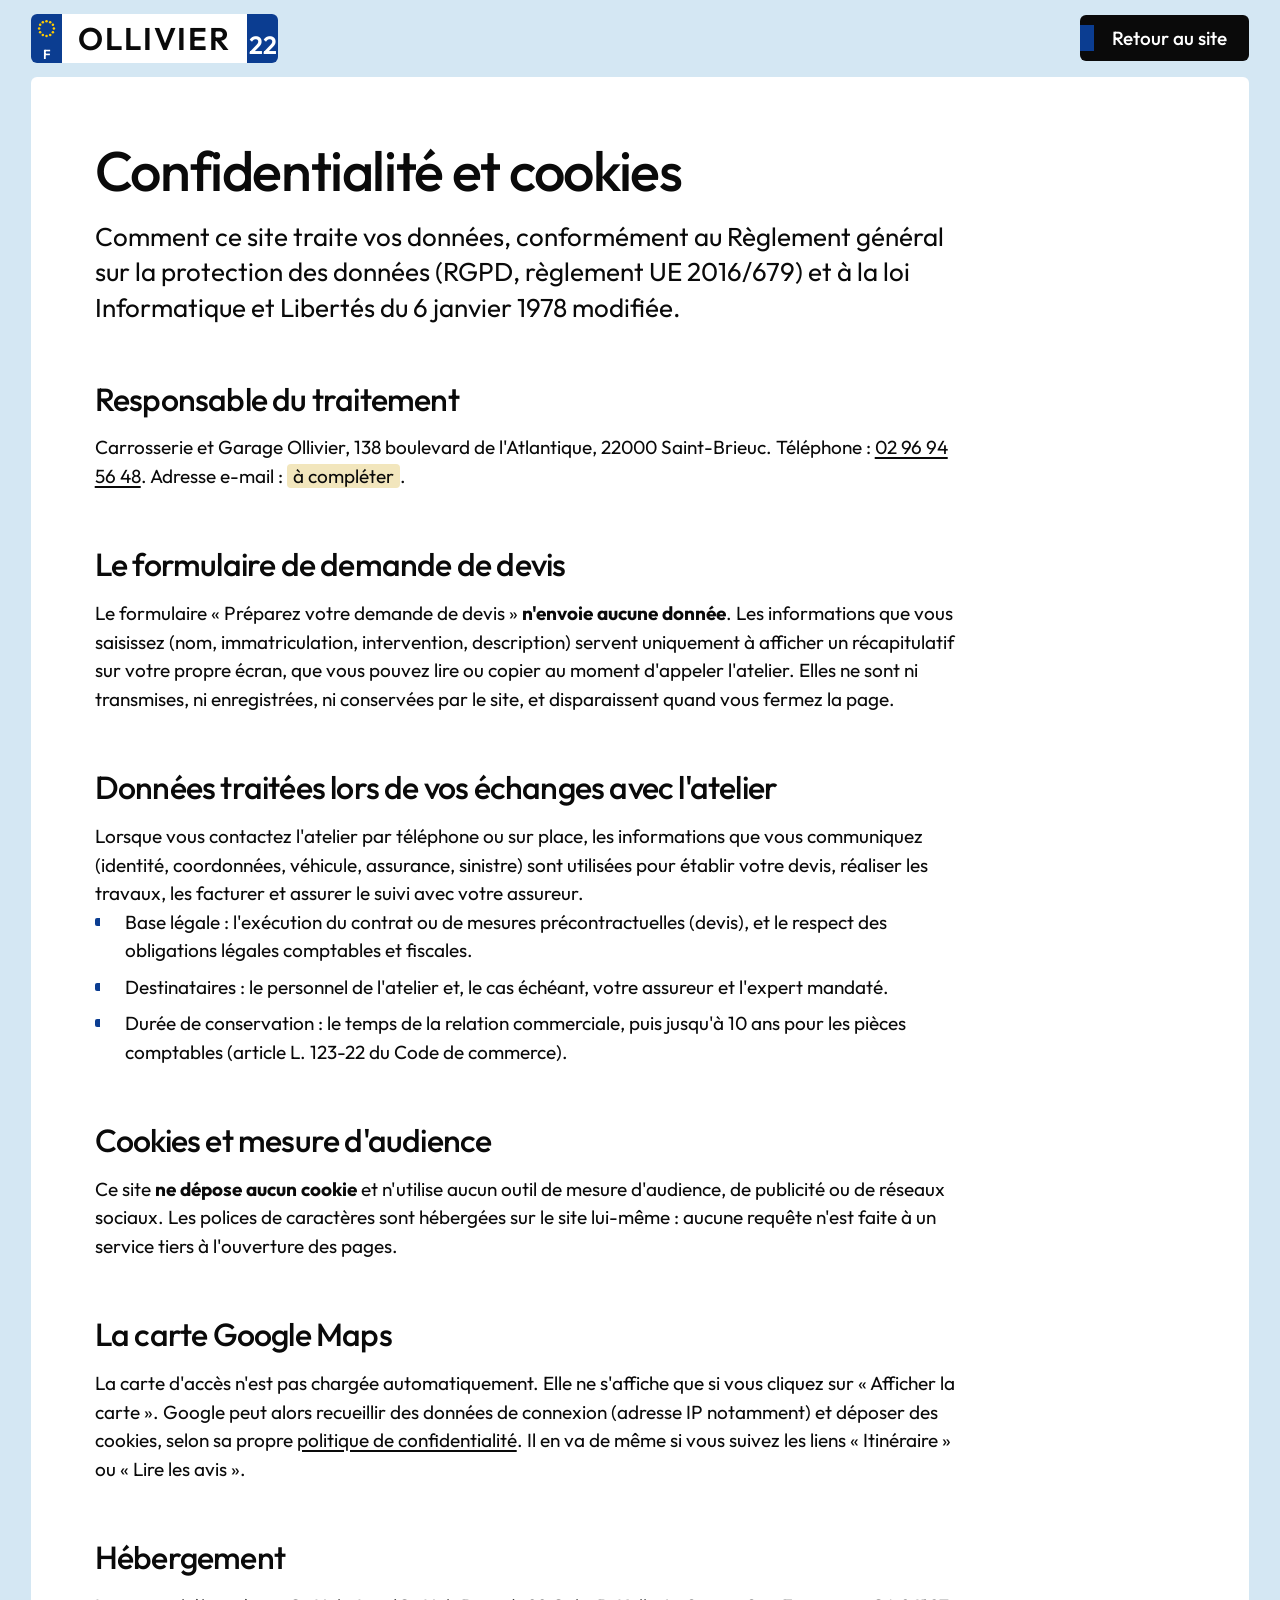
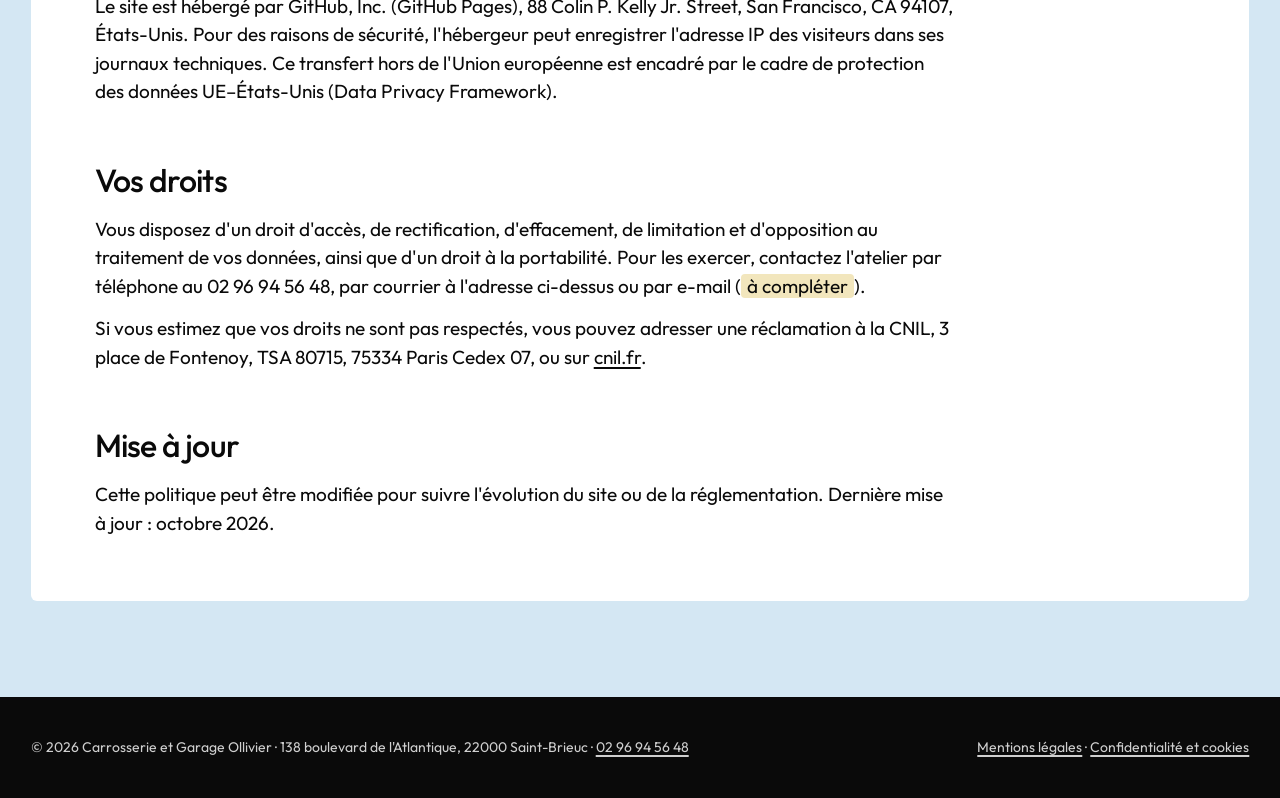
<file: ollivier/confidentialite.html>
<!doctype html>
<html lang="fr">
<head>
<meta charset="utf-8">
<meta name="viewport" content="width=device-width, initial-scale=1, viewport-fit=cover">
<title>Confidentialité et cookies · Carrosserie et Garage Ollivier</title>
<meta name="robots" content="noindex, nofollow">
<link rel="icon" href="favicon.svg" type="image/svg+xml">
<link rel="stylesheet" href="style.css">
</head>
<body>
<header class="top">
  <a class="plate mark" href="./" aria-label="Retour à l'accueil">
    <span class="plate__eu" aria-hidden="true"><svg viewBox="0 0 40 40"><g fill="#ffcc00"><circle cx="20" cy="6" r="2.4"/><circle cx="27" cy="7.9" r="2.4"/><circle cx="32.1" cy="13" r="2.4"/><circle cx="34" cy="20" r="2.4"/><circle cx="32.1" cy="27" r="2.4"/><circle cx="27" cy="32.1" r="2.4"/><circle cx="20" cy="34" r="2.4"/><circle cx="13" cy="32.1" r="2.4"/><circle cx="7.9" cy="27" r="2.4"/><circle cx="6" cy="20" r="2.4"/><circle cx="7.9" cy="13" r="2.4"/><circle cx="13" cy="7.9" r="2.4"/></g></svg>F</span>
    <span class="plate__text">Ollivier</span>
    <span class="plate__dep" aria-hidden="true"><b>22</b></span>
  </a>
  <nav aria-label="Navigation"><a class="btn btn--ink" href="./"><span>Retour au site</span></a></nav>
</header>
<main class="legal-wrap">
<article class="legal">
<h1>Confidentialité et cookies</h1>
<p class="lede">Comment ce site traite vos données, conformément au Règlement général sur la protection des données (RGPD, règlement UE 2016/679) et à la loi Informatique et Libertés du 6 janvier 1978 modifiée.</p>

<h2>Responsable du traitement</h2>
<p>Carrosserie et Garage Ollivier, 138 boulevard de l'Atlantique, 22000 Saint-Brieuc. Téléphone : <a href="tel:+33296945648">02 96 94 56 48</a>. Adresse e-mail : <span class="todo">à compléter</span>.</p>

<h2>Le formulaire de demande de devis</h2>
<p>Le formulaire « Préparez votre demande de devis » <strong>n'envoie aucune donnée</strong>. Les informations que vous saisissez (nom, immatriculation, intervention, description) servent uniquement à afficher un récapitulatif sur votre propre écran, que vous pouvez lire ou copier au moment d'appeler l'atelier. Elles ne sont ni transmises, ni enregistrées, ni conservées par le site, et disparaissent quand vous fermez la page.</p>

<h2>Données traitées lors de vos échanges avec l'atelier</h2>
<p>Lorsque vous contactez l'atelier par téléphone ou sur place, les informations que vous communiquez (identité, coordonnées, véhicule, assurance, sinistre) sont utilisées pour établir votre devis, réaliser les travaux, les facturer et assurer le suivi avec votre assureur.</p>
<ul class="plates-list">
  <li>Base légale : l'exécution du contrat ou de mesures précontractuelles (devis), et le respect des obligations légales comptables et fiscales.</li>
  <li>Destinataires : le personnel de l'atelier et, le cas échéant, votre assureur et l'expert mandaté.</li>
  <li>Durée de conservation : le temps de la relation commerciale, puis jusqu'à 10 ans pour les pièces comptables (article L. 123-22 du Code de commerce).</li>
</ul>

<h2>Cookies et mesure d'audience</h2>
<p>Ce site <strong>ne dépose aucun cookie</strong> et n'utilise aucun outil de mesure d'audience, de publicité ou de réseaux sociaux. Les polices de caractères sont hébergées sur le site lui-même : aucune requête n'est faite à un service tiers à l'ouverture des pages.</p>

<h2>La carte Google Maps</h2>
<p>La carte d'accès n'est pas chargée automatiquement. Elle ne s'affiche que si vous cliquez sur « Afficher la carte ». Google peut alors recueillir des données de connexion (adresse IP notamment) et déposer des cookies, selon sa propre <a href="https://policies.google.com/privacy?hl=fr" rel="noopener" target="_blank">politique de confidentialité</a>. Il en va de même si vous suivez les liens « Itinéraire » ou « Lire les avis ».</p>

<h2>Hébergement</h2>
<p>Le site est hébergé par GitHub, Inc. (GitHub Pages), 88 Colin P. Kelly Jr. Street, San Francisco, CA 94107, États-Unis. Pour des raisons de sécurité, l'hébergeur peut enregistrer l'adresse IP des visiteurs dans ses journaux techniques. Ce transfert hors de l'Union européenne est encadré par le cadre de protection des données UE–États-Unis (Data Privacy Framework).</p>

<h2>Vos droits</h2>
<p>Vous disposez d'un droit d'accès, de rectification, d'effacement, de limitation et d'opposition au traitement de vos données, ainsi que d'un droit à la portabilité. Pour les exercer, contactez l'atelier par téléphone au 02 96 94 56 48, par courrier à l'adresse ci-dessus ou par e-mail (<span class="todo">à compléter</span>).</p>
<p>Si vous estimez que vos droits ne sont pas respectés, vous pouvez adresser une réclamation à la CNIL, 3 place de Fontenoy, TSA 80715, 75334 Paris Cedex 07, ou sur <a href="https://www.cnil.fr" rel="noopener" target="_blank">cnil.fr</a>.</p>

<h2>Mise à jour</h2>
<p>Cette politique peut être modifiée pour suivre l'évolution du site ou de la réglementation. Dernière mise à jour : octobre 2026.</p>
</article>
</main>
<footer class="foot" style="margin-top:96px;padding-top:40px">
  <div class="foot__end" style="margin-top:0">
    <p>© 2026 Carrosserie et Garage Ollivier · 138 boulevard de l'Atlantique, 22000 Saint-Brieuc · <a href="tel:+33296945648">02 96 94 56 48</a></p>
    <p><a href="mentions-legales.html">Mentions légales</a> · <a href="confidentialite.html">Confidentialité et cookies</a></p>
  </div>
</footer>
</body>
</html>
</file>
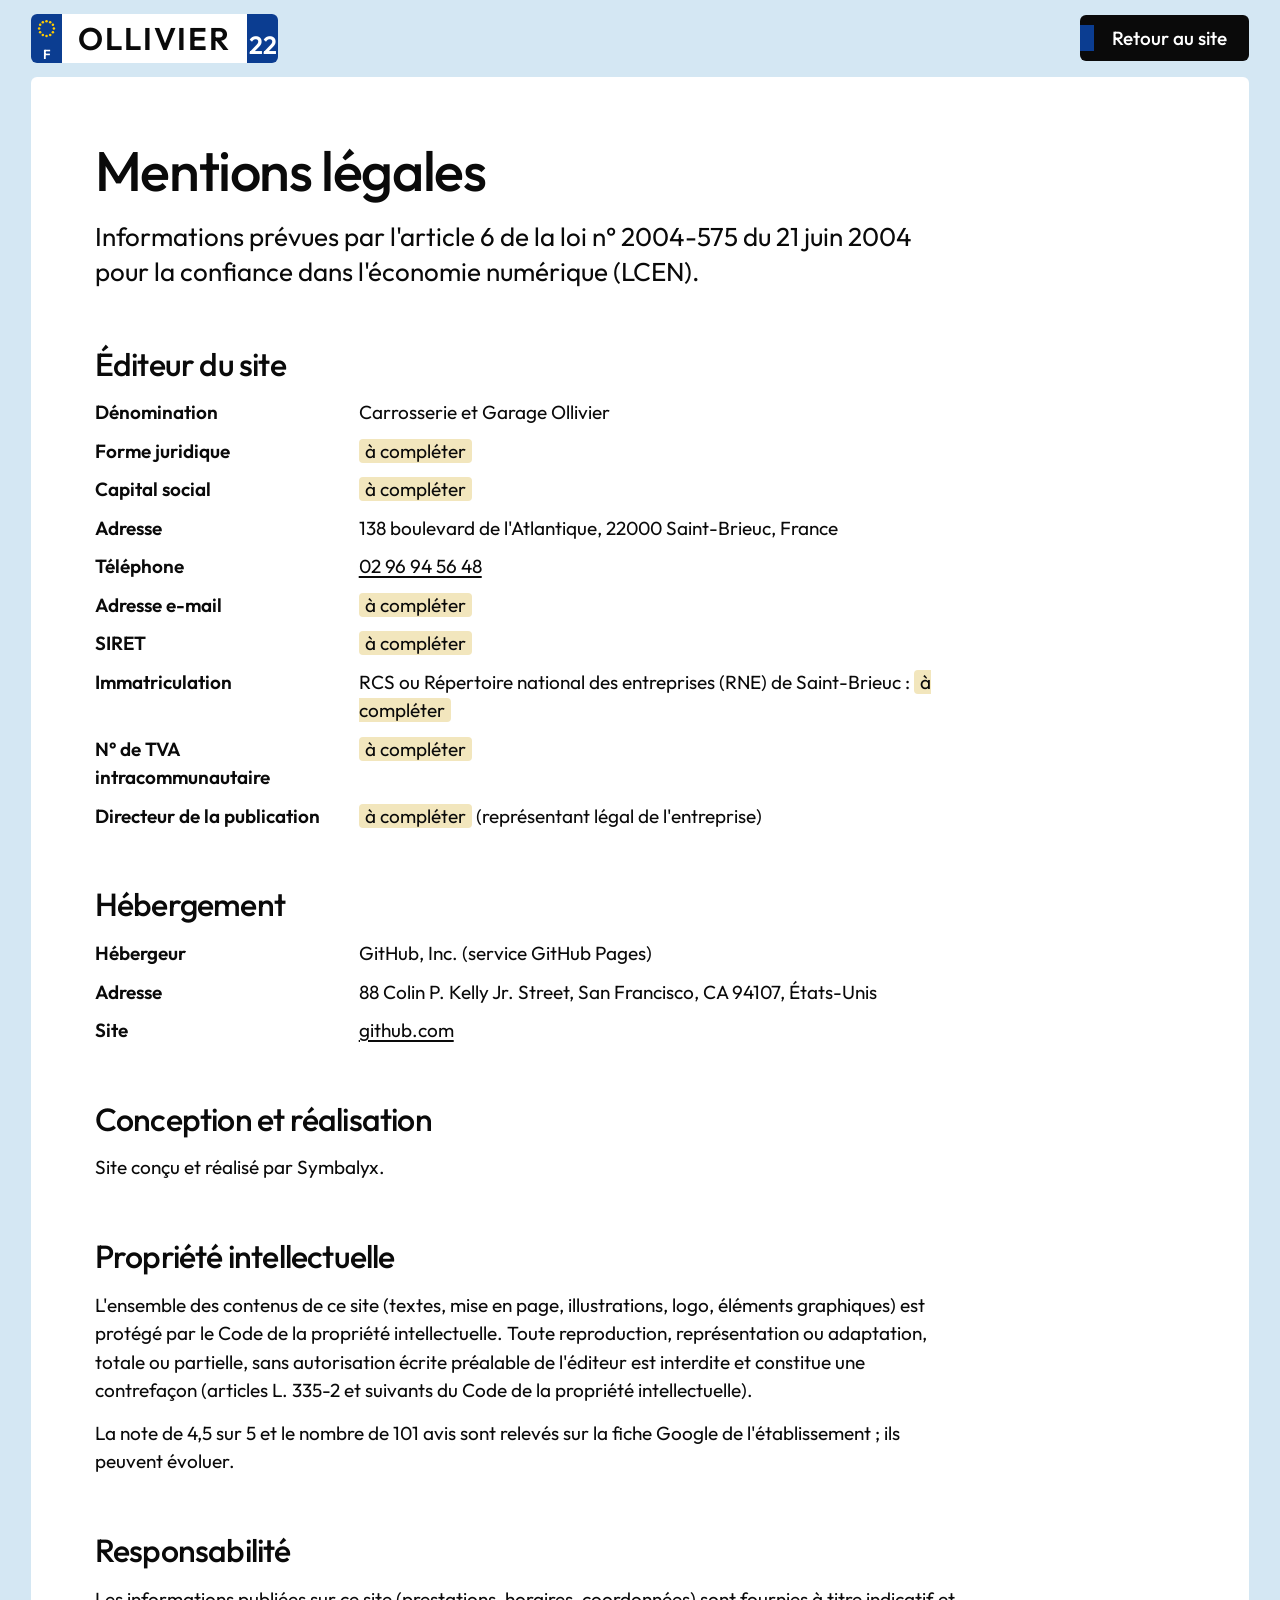
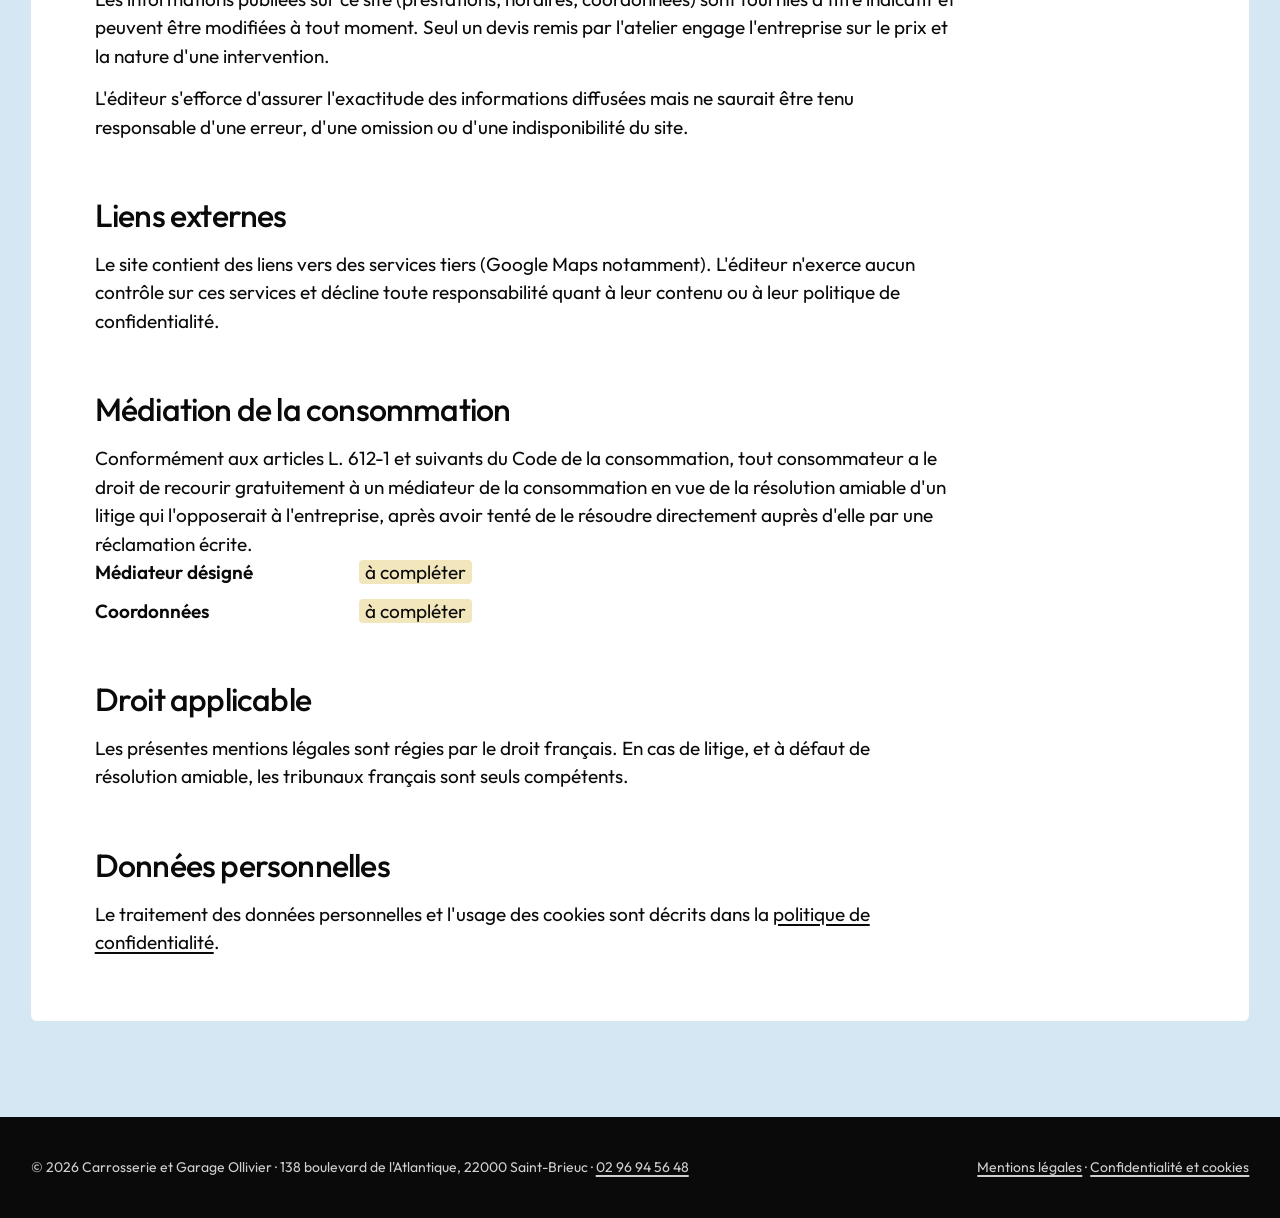
<file: ollivier/mentions-legales.html>
<!doctype html>
<html lang="fr">
<head>
<meta charset="utf-8">
<meta name="viewport" content="width=device-width, initial-scale=1, viewport-fit=cover">
<title>Mentions légales · Carrosserie et Garage Ollivier</title>
<meta name="robots" content="noindex, nofollow">
<link rel="icon" href="favicon.svg" type="image/svg+xml">
<link rel="stylesheet" href="style.css">
</head>
<body>
<header class="top">
  <a class="plate mark" href="./" aria-label="Retour à l'accueil">
    <span class="plate__eu" aria-hidden="true"><svg viewBox="0 0 40 40"><g fill="#ffcc00"><circle cx="20" cy="6" r="2.4"/><circle cx="27" cy="7.9" r="2.4"/><circle cx="32.1" cy="13" r="2.4"/><circle cx="34" cy="20" r="2.4"/><circle cx="32.1" cy="27" r="2.4"/><circle cx="27" cy="32.1" r="2.4"/><circle cx="20" cy="34" r="2.4"/><circle cx="13" cy="32.1" r="2.4"/><circle cx="7.9" cy="27" r="2.4"/><circle cx="6" cy="20" r="2.4"/><circle cx="7.9" cy="13" r="2.4"/><circle cx="13" cy="7.9" r="2.4"/></g></svg>F</span>
    <span class="plate__text">Ollivier</span>
    <span class="plate__dep" aria-hidden="true"><b>22</b></span>
  </a>
  <nav aria-label="Navigation"><a class="btn btn--ink" href="./"><span>Retour au site</span></a></nav>
</header>
<main class="legal-wrap">
<article class="legal">
<h1>Mentions légales</h1>
<p class="lede">Informations prévues par l'article 6 de la loi n° 2004-575 du 21 juin 2004 pour la confiance dans l'économie numérique (LCEN).</p>

<h2>Éditeur du site</h2>
<dl>
  <dt>Dénomination</dt><dd>Carrosserie et Garage Ollivier</dd>
  <dt>Forme juridique</dt><dd><span class="todo">à compléter</span></dd>
  <dt>Capital social</dt><dd><span class="todo">à compléter</span></dd>
  <dt>Adresse</dt><dd>138 boulevard de l'Atlantique, 22000 Saint-Brieuc, France</dd>
  <dt>Téléphone</dt><dd><a href="tel:+33296945648">02 96 94 56 48</a></dd>
  <dt>Adresse e-mail</dt><dd><span class="todo">à compléter</span></dd>
  <dt>SIRET</dt><dd><span class="todo">à compléter</span></dd>
  <dt>Immatriculation</dt><dd>RCS ou Répertoire national des entreprises (RNE) de Saint-Brieuc : <span class="todo">à compléter</span></dd>
  <dt>N° de TVA intracommunautaire</dt><dd><span class="todo">à compléter</span></dd>
  <dt>Directeur de la publication</dt><dd><span class="todo">à compléter</span> (représentant légal de l'entreprise)</dd>
</dl>

<h2>Hébergement</h2>
<dl>
  <dt>Hébergeur</dt><dd>GitHub, Inc. (service GitHub Pages)</dd>
  <dt>Adresse</dt><dd>88 Colin P. Kelly Jr. Street, San Francisco, CA 94107, États-Unis</dd>
  <dt>Site</dt><dd><a href="https://github.com" rel="noopener">github.com</a></dd>
</dl>

<h2>Conception et réalisation</h2>
<p>Site conçu et réalisé par Symbalyx.</p>

<h2>Propriété intellectuelle</h2>
<p>L'ensemble des contenus de ce site (textes, mise en page, illustrations, logo, éléments graphiques) est protégé par le Code de la propriété intellectuelle. Toute reproduction, représentation ou adaptation, totale ou partielle, sans autorisation écrite préalable de l'éditeur est interdite et constitue une contrefaçon (articles L. 335-2 et suivants du Code de la propriété intellectuelle).</p>
<p>La note de 4,5 sur 5 et le nombre de 101 avis sont relevés sur la fiche Google de l'établissement ; ils peuvent évoluer.</p>

<h2>Responsabilité</h2>
<p>Les informations publiées sur ce site (prestations, horaires, coordonnées) sont fournies à titre indicatif et peuvent être modifiées à tout moment. Seul un devis remis par l'atelier engage l'entreprise sur le prix et la nature d'une intervention.</p>
<p>L'éditeur s'efforce d'assurer l'exactitude des informations diffusées mais ne saurait être tenu responsable d'une erreur, d'une omission ou d'une indisponibilité du site.</p>

<h2>Liens externes</h2>
<p>Le site contient des liens vers des services tiers (Google Maps notamment). L'éditeur n'exerce aucun contrôle sur ces services et décline toute responsabilité quant à leur contenu ou à leur politique de confidentialité.</p>

<h2>Médiation de la consommation</h2>
<p>Conformément aux articles L. 612-1 et suivants du Code de la consommation, tout consommateur a le droit de recourir gratuitement à un médiateur de la consommation en vue de la résolution amiable d'un litige qui l'opposerait à l'entreprise, après avoir tenté de le résoudre directement auprès d'elle par une réclamation écrite.</p>
<dl>
  <dt>Médiateur désigné</dt><dd><span class="todo">à compléter</span></dd>
  <dt>Coordonnées</dt><dd><span class="todo">à compléter</span></dd>
</dl>

<h2>Droit applicable</h2>
<p>Les présentes mentions légales sont régies par le droit français. En cas de litige, et à défaut de résolution amiable, les tribunaux français sont seuls compétents.</p>

<h2>Données personnelles</h2>
<p>Le traitement des données personnelles et l'usage des cookies sont décrits dans la <a href="confidentialite.html">politique de confidentialité</a>.</p>
</article>
</main>
<footer class="foot" style="margin-top:96px;padding-top:40px">
  <div class="foot__end" style="margin-top:0">
    <p>© 2026 Carrosserie et Garage Ollivier · 138 boulevard de l'Atlantique, 22000 Saint-Brieuc · <a href="tel:+33296945648">02 96 94 56 48</a></p>
    <p><a href="mentions-legales.html">Mentions légales</a> · <a href="confidentialite.html">Confidentialité et cookies</a></p>
  </div>
</footer>
</body>
</html>
</file>
<file: ollivier/style.css>
/* Carrosserie et Garage Ollivier — feuille de style commune */

@font-face {
  font-family: "Outfit";
  font-style: normal;
  font-weight: 100 900;
  font-display: swap;
  src: url("fonts/outfit-latin-ext.woff2") format("woff2");
  unicode-range: U+0100-02BA, U+02BD-02C5, U+02C7-02CC, U+02CE-02D7, U+02DD-02FF, U+0304, U+0308, U+0329, U+1D00-1DBF, U+1E00-1E9F, U+1EF2-1EFF, U+2020, U+20A0-20AB, U+20AD-20C4, U+2113, U+2C60-2C7F, U+A720-A7FF;
}
@font-face {
  font-family: "Outfit";
  font-style: normal;
  font-weight: 100 900;
  font-display: swap;
  src: url("fonts/outfit-latin.woff2") format("woff2");
  unicode-range: U+0000-00FF, U+0131, U+0152-0153, U+02BB-02BC, U+02C6, U+02DA, U+02DC, U+0304, U+0308, U+0329, U+2000-206F, U+20AC, U+2122, U+2191, U+2193, U+2212, U+2215, U+FEFF, U+FFFD;
}

:root {
  /* Ciel de la baie, sable, encre ; le bleu de la plaque est le seul accent */
  --sky: #d4e7f3;
  --sky-2: #c2dcec;
  --sand: #f2e6bd;
  --sand-2: #e7d69f;
  --paper: #ffffff;
  --ink: #0a0a0a;
  --ink-2: #1c1c1c;
  --muted: #34505f;
  --blue: #0b3d91;
  --blue-2: #082d6c;
  --blue-ink: #ffffff;
  --star: #ffcc00;

  --step-small: clamp(0.8125rem, 0.79rem + 0.1vw, 0.875rem);
  --step-body: clamp(1.0625rem, 1rem + 0.25vw, 1.1875rem);
  --step-lead: clamp(1.25rem, 1.1rem + 0.7vw, 1.625rem);
  --step-head: clamp(2rem, 1.3rem + 3.2vw, 4rem);
  --step-display: clamp(2.5rem, 1.2rem + 3.6vw, 4.5rem);

  --m: clamp(16px, 2.4vw, 36px);
  --gap-section: clamp(96px, 12vw, 200px);
  --r: 6px;

  --ease-out: cubic-bezier(.2, .7, .2, 1);
  --dur: 180ms;
}

*, *::before, *::after { box-sizing: border-box; }
html { -webkit-text-size-adjust: 100%; scroll-behavior: smooth; }
@media (prefers-reduced-motion: reduce) { html { scroll-behavior: auto; } }
body {
  margin: 0;
  background: var(--sky);
  color: var(--ink);
  font-family: "Outfit", system-ui, -apple-system, "Segoe UI", sans-serif;
  font-size: var(--step-body);
  line-height: 1.5;
  font-weight: 400;
  -webkit-font-smoothing: antialiased;
}
img, svg { display: block; max-width: 100%; }
a { color: inherit; text-underline-offset: 0.18em; text-decoration-thickness: 2px; }
p { margin: 0; }
h1, h2, h3 { margin: 0; font-weight: 500; letter-spacing: -0.025em; line-height: 1.05; }
button, input, select, textarea { font: inherit; color: inherit; }
:focus-visible { outline: 3px solid var(--blue); outline-offset: 3px; }
::selection { background: var(--blue); color: var(--blue-ink); }

.skip {
  position: absolute; left: var(--m); top: -100px; z-index: 50;
  background: var(--ink); color: var(--paper); padding: 12px 16px; border-radius: var(--r);
}
.skip:focus { top: 12px; }
.sr-only {
  position: absolute; width: 1px; height: 1px; padding: 0; margin: -1px;
  overflow: hidden; clip: rect(0 0 0 0); white-space: nowrap; border: 0;
}

.wrap { padding-left: var(--m); padding-right: var(--m); }
.section { padding-top: var(--gap-section); padding-bottom: var(--gap-section); }

/* ---------- Le motif : la plaque d'immatriculation ---------- */

.plate {
  --band: 0.9em;
  display: inline-flex;
  align-items: stretch;
  background: var(--paper);
  color: var(--ink);
  border-radius: var(--r);
  overflow: hidden;
  font-weight: 600;
  text-transform: uppercase;
  letter-spacing: 0.06em;
  line-height: 1;
}
.plate__eu, .plate__dep {
  background: var(--blue);
  color: var(--blue-ink);
  width: var(--band);
  display: flex; flex-direction: column; align-items: center; justify-content: flex-end;
  padding-bottom: 0.12em;
  font-size: 0.42em;
  letter-spacing: 0;
  flex: none;
  width: 2.2em;
}
.plate__eu svg { width: 1.6em; height: 1.6em; margin-bottom: auto; margin-top: 0.3em; }
.plate__dep { justify-content: flex-end; }
.plate__dep b { font-size: 1.9em; font-weight: 600; margin-bottom: 0.15em; }
.plate__text { padding: 0.28em 0.5em; display: flex; align-items: center; }

/* Logo : la plaque OLLIVIER */
.mark { font-size: clamp(1.25rem, 1rem + 1.2vw, 2rem); text-decoration: none; }

/* Bouton : une plaque miniature */
.btn {
  display: inline-flex; align-items: stretch;
  min-height: 52px;
  border: 0; padding: 0; cursor: pointer;
  background: var(--paper); color: var(--ink);
  border-radius: var(--r); overflow: hidden;
  font-weight: 600; font-size: var(--step-body); text-decoration: none; line-height: 1.2;
  transition: transform var(--dur) var(--ease-out), background-color var(--dur) var(--ease-out);
}
.btn::before {
  content: ""; flex: none; width: 14px; background: var(--blue);
  transition: width var(--dur) var(--ease-out);
}
.btn > span { display: flex; align-items: center; gap: 10px; padding: 0 22px 0 18px; }
.btn:hover::before { width: 22px; }
.btn:active { transform: scale(0.97); }
.btn--blue { background: var(--blue); color: var(--blue-ink); }
.btn--blue::before { background: var(--blue-2); }
.btn--ink { background: var(--ink); color: var(--paper); }
.btn--ink::before { background: var(--blue); }
.btn svg { width: 20px; height: 20px; flex: none; }

/* Puce : une plaque à la taille du texte */
.plates-list { list-style: none; margin: 0; padding: 0; }
.plates-list li { position: relative; padding-left: 30px; }
.plates-list li::before {
  content: ""; position: absolute; left: 0; top: 0.55em;
  width: 18px; height: 8px; border-radius: 2px;
  border-left: 5px solid var(--blue); background: var(--paper);
}

/* Bande Gwenn-ha-Du */
.stripes { display: flex; height: 56px; }
.stripes i { flex: 1 1 28px; max-width: 28px; background: var(--ink); }
.stripes i:nth-child(even) { background: transparent; }

/* ---------- Barre de navigation ---------- */

.top {
  display: flex; align-items: center; justify-content: space-between; gap: 24px;
  padding: 14px var(--m);
}
.top nav { display: flex; gap: clamp(16px, 2vw, 32px); align-items: center; }
.top nav a { text-decoration: none; font-weight: 500; padding: 10px 0; }
.top nav a:hover { text-decoration: underline; }
.top .btn { min-height: 46px; }
@media (max-width: 880px) { .top nav .nav-links { display: none; } }
.top .btn .short { display: none; }
@media (max-width: 520px) {
  .top .btn .long { display: none; }
  .top .btn .short { display: inline; }
  .mark { font-size: 1.125rem; }
}
.mark .plate__dep, .mark .plate__eu { width: 2.4em; }
.nav-links { display: flex; gap: clamp(16px, 2vw, 32px); }

/* ---------- Hero ---------- */

.hero {
  display: grid; grid-template-columns: 1fr 1fr; gap: 12px;
  padding: 0 var(--m);
  min-height: min(calc(100svh - 74px), 860px);
}
.hero__card {
  background: var(--paper); border-radius: var(--r); overflow: hidden;
  display: flex; flex-direction: column;
}
.hero__body {
  flex: 1; display: flex; flex-direction: column; justify-content: center;
  padding: clamp(28px, 4vw, 64px);
  gap: 0;
}
.hero h1 { font-size: var(--step-display); line-height: 1; letter-spacing: -0.03em; }
.hero h1 span { display: block; }
.hero__lead { margin-top: 36px; font-size: var(--step-lead); max-width: 30ch; line-height: 1.35; }
.status { margin-top: 28px; display: flex; align-items: center; gap: 10px; font-weight: 500; }
.status__dot { width: 12px; height: 12px; border-radius: 50%; background: #1d7a3e; flex: none; }
.status--closed .status__dot { background: #b3261e; }
.hero__actions { margin-top: 28px; display: flex; flex-wrap: wrap; gap: 12px 24px; align-items: center; }
.hero__actions a.link { font-weight: 500; padding: 12px 0; }
.hero__rating { margin-top: 36px; display: flex; align-items: baseline; gap: 12px; flex-wrap: wrap; }
.hero__rating strong { font-size: var(--step-head); font-weight: 500; letter-spacing: -0.03em; line-height: 1; }

.hero__desk {
  background: var(--ink); color: var(--paper); border-radius: var(--r);
  display: flex; flex-direction: column; justify-content: center;
  padding: clamp(28px, 4vw, 64px);
  overflow: hidden;
}
.hero__desk h2 { font-size: var(--step-lead); font-weight: 500; letter-spacing: -0.01em; line-height: 1.25; }
.hero__desk > p { margin-top: 12px; color: #d9d9d9; max-width: 44ch; }

/* La grande plaque : le champ de saisie */
.bigplate {
  margin-top: 32px;
  display: flex; align-items: stretch;
  width: 100%;
  aspect-ratio: 520 / 110;
  background: var(--paper); color: var(--ink);
  border-radius: calc(var(--r) * 1.5); overflow: hidden;
  font-size: clamp(2rem, 1rem + 4.2vw, 5.5rem);
  container-type: inline-size;
}
.bigplate .plate__eu, .bigplate .plate__dep { width: 11%; font-size: clamp(0.85rem, 0.5rem + 1vw, 1.5rem); }
.bigplate .plate__eu svg { width: 70%; height: auto; }
.bigplate .plate__dep b { font-size: 2em; }
.bigplate__field { flex: 1; position: relative; display: flex; align-items: center; container-type: inline-size; min-width: 0; }
.bigplate input {
  width: 100%; height: 100%; border: 0; background: transparent; text-align: center;
  font-weight: 600; font-size: 12cqw; line-height: 1; letter-spacing: 0.04em; text-transform: uppercase;
  padding: 0 4px; caret-color: var(--blue);
}
.bigplate input::placeholder { color: transparent; }
.bigplate input:focus { outline: none; }
.bigplate:focus-within { outline: 4px solid var(--star); outline-offset: 4px; }
.bigplate__ghost {
  position: absolute; inset: 0; display: grid; place-items: center; pointer-events: none;
  font-weight: 600; font-size: 12cqw; line-height: 1; letter-spacing: 0.04em; color: #9a9a9a;
  text-transform: uppercase; white-space: nowrap;
}
.bigplate__ghost span { grid-area: 1 / 1; opacity: 0; transition: opacity 1.6s ease; }
.bigplate__ghost span.on { opacity: 1; }
.bigplate input:not(:placeholder-shown) + .bigplate__ghost,
.bigplate input:focus + .bigplate__ghost { opacity: 0; }

.choices { margin: 28px 0 0; padding: 0; border: 0; }
.choices legend { font-weight: 500; margin-bottom: 12px; padding: 0; }
.choices__row { display: flex; flex-wrap: wrap; gap: 8px; }
.choice input { position: absolute; opacity: 0; pointer-events: none; }
.choice span {
  display: inline-flex; align-items: center; min-height: 46px; padding: 0 16px 0 26px;
  background: var(--ink-2); color: var(--paper); border-radius: var(--r); cursor: pointer;
  position: relative; font-weight: 500;
  transition: background-color var(--dur) var(--ease-out), color var(--dur) var(--ease-out), transform var(--dur) var(--ease-out);
}
.choice span::before {
  content: ""; position: absolute; left: 0; top: 0; bottom: 0; width: 10px; background: #3a3a3a;
  border-radius: var(--r) 0 0 var(--r);
  transition: background-color var(--dur) var(--ease-out);
}
.choice:hover span { background: #2b2b2b; }
.choice input:checked + span { background: var(--paper); color: var(--ink); }
.choice input:checked + span::before { background: var(--blue); }
.choice input:focus-visible + span { outline: 3px solid var(--star); outline-offset: 3px; }
.choice span:active { transform: scale(0.97); }
.hero__desk .btn { margin-top: 28px; align-self: flex-start; }

@media (max-width: 900px) {
  .hero { grid-template-columns: 1fr; min-height: 0; }
  .hero__card { order: 1; }
  .hero__desk { order: 2; }
  .stripes { height: 40px; }
  .hero h1 { font-size: clamp(2.25rem, 9vw, 3.5rem); }
}

/* ---------- Intro ---------- */

.intro p {
  font-size: clamp(1.5rem, 1rem + 1.5vw, 2.25rem);
  line-height: 1.22; letter-spacing: -0.015em; font-weight: 500;
  max-width: 34ch;
}
.intro { display: grid; grid-template-columns: repeat(12, 1fr); gap: 24px; align-items: end; }
.intro p { grid-column: 1 / span 8; }
.intro__plate { grid-column: 9 / span 4; justify-self: end; font-size: clamp(1.75rem, 1rem + 2.4vw, 3.5rem); }
@media (max-width: 760px) {
  .intro { grid-template-columns: 1fr; }
  .intro p, .intro__plate { grid-column: auto; justify-self: start; }
}

/* ---------- Prestations ---------- */

.services { background: var(--sand); }
.services__grid { display: grid; grid-template-columns: repeat(12, 1fr); gap: 24px 10px; }
.services__head { grid-column: 1 / span 3; padding-right: 16px; }
.services__head h2 { font-size: clamp(2rem, 1.4rem + 1.8vw, 3.25rem); }
.services__head p { margin-top: 20px; max-width: 30ch; }
.tiles { grid-column: 4 / span 9; display: grid; grid-template-columns: repeat(4, 1fr); gap: 28px 10px; }
.tile { margin: 0; }
.tile--wide { grid-column: span 2; }
.tile__art {
  aspect-ratio: 4 / 5; border-radius: var(--r); display: grid; place-items: center; overflow: hidden;
}
.tile--wide .tile__art { aspect-ratio: 8 / 5; }
.tile__art svg { width: 70%; height: 70%; }
.tile--wide .tile__art svg { width: 64%; }
.f-sky { background: var(--sky); }
.f-paper { background: var(--paper); }
.f-sand { background: var(--sand-2); }
.tile figcaption { margin-top: 14px; }
.tile h3 { font-size: 1.25rem; font-weight: 500; letter-spacing: -0.01em; line-height: 1.2; }
.tile p { margin-top: 4px; font-size: 1rem; color: var(--muted); }
.tiles .tile:nth-child(1) { grid-column: 1 / span 1; }
.tiles .tile:nth-child(2) { grid-column: 2 / span 2; }
@media (max-width: 1000px) {
  .services__head, .tiles { grid-column: 1 / -1; }
}
@media (max-width: 640px) {
  .tiles { grid-template-columns: 1fr 1fr; gap: 24px 8px; }
  .tiles .tile:nth-child(1), .tiles .tile:nth-child(2) { grid-column: auto; }
  .tiles .tile--wide { grid-column: 1 / -1; order: -1; }
  .tile h3 { font-size: 1.0625rem; }
  .tile p { font-size: 0.9375rem; }
}

/* ---------- Déroulé ---------- */

.process__head { display: grid; grid-template-columns: repeat(12, 1fr); gap: 24px; }
.process__head h2 { grid-column: 1 / span 5; font-size: clamp(2.25rem, 1.4rem + 2.6vw, 3.75rem); }
.process__head p { grid-column: 7 / span 5; align-self: end; font-size: var(--step-lead); line-height: 1.35; }
.flow-wrap { margin-top: 56px; }
.flow--tall { display: none; }
.steps { list-style: none; margin: 32px 0 0; padding: 0; display: grid; grid-template-columns: repeat(3, 1fr); gap: 24px; }
.steps h3 { font-size: 1.25rem; font-weight: 600; letter-spacing: 0; }
.steps p { margin-top: 6px; max-width: 36ch; }
@media (max-width: 760px) {
  .process__head { grid-template-columns: 1fr; }
  .process__head h2, .process__head p { grid-column: auto; }
  .flow-wrap { display: grid; grid-template-columns: 1fr 1fr; gap: 16px; margin-top: 40px; }
  .flow--wide { display: none; }
  .flow--tall { display: block; width: 100%; height: auto; }
  .steps { margin: 0; grid-template-columns: 1fr; grid-template-rows: repeat(3, 1fr); gap: 0; }
  .steps li { align-self: center; }
}

/* ---------- Avis ---------- */

.proof { background: var(--paper); }
.board { display: grid; grid-template-columns: repeat(4, 1fr); gap: 8px; }
.board > * {
  background: var(--sky); border-radius: var(--r); padding: 24px;
  aspect-ratio: 3 / 2; display: flex; flex-direction: column; justify-content: space-between;
  text-decoration: none;
}
.board .head { grid-column: span 2; aspect-ratio: auto; background: var(--blue); color: var(--blue-ink); }
.board .head h2 { font-size: clamp(2rem, 1.2rem + 2.4vw, 3.5rem); max-width: 12ch; }
.board strong { overflow-wrap: anywhere; font-size: clamp(1.75rem, 1.2rem + 1.4vw, 2.5rem); font-weight: 600; letter-spacing: -0.02em; line-height: 1.05; }
.board span { color: var(--muted); font-size: 1rem; }
.board .head span { color: var(--blue-ink); }
.board a { transition: background-color var(--dur) var(--ease-out), transform var(--dur) var(--ease-out); }
.board a:hover { background: var(--sky-2); }
.board a:active { transform: scale(0.98); }
.board .dark { background: var(--ink); color: var(--paper); }
.board .dark span { color: #cfcfcf; }
.board a.dark:hover { background: var(--ink-2); }
@media (max-width: 1100px) {
  .board { grid-template-columns: 1fr 1fr; }
  .board > * { aspect-ratio: auto; min-height: 168px; }
}
@media (max-width: 760px) {
  .board { grid-template-columns: 1fr 1fr; gap: 6px; }
  .board > * { padding: 16px; aspect-ratio: auto; min-height: 132px; }
  .board .head { grid-column: 1 / -1; min-height: 120px; }
  .board strong { font-size: 1.5rem; }
  .board span { font-size: 0.9375rem; }
}

/* ---------- FAQ ---------- */

.faq { background: var(--sand); }
.faq__grid { display: grid; grid-template-columns: repeat(12, 1fr); gap: 24px; align-items: start; }
.faq__grid > div:first-child { grid-column: 1 / span 4; position: sticky; top: 96px; }
.faq h2 { font-size: clamp(2.25rem, 1.4rem + 2.6vw, 3.75rem); }
.faq__grid > div:first-child p { margin-top: 20px; max-width: 30ch; }
.faq__list { grid-column: 5 / span 8; display: grid; gap: 8px; }
.faq details { background: var(--sand-2); border-radius: var(--r); transition: background-color var(--dur) var(--ease-out); }
.faq summary {
  list-style: none; cursor: pointer; min-height: 72px; padding: 18px 64px 18px 24px; position: relative;
  display: flex; align-items: center; font-size: 1.25rem; font-weight: 500; line-height: 1.3;
}
.faq summary::-webkit-details-marker { display: none; }
.faq summary::before, .faq summary::after {
  content: ""; position: absolute; right: 24px; top: 50%; width: 16px; height: 3px; margin-top: -1.5px;
  background: currentColor; border-radius: 2px; transition: transform 220ms var(--ease-out);
}
.faq summary::after { transform: rotate(90deg); }
.faq details[open] { background: var(--blue); color: var(--blue-ink); }
.faq details[open] summary::after { transform: rotate(0deg); }
.faq summary:hover { text-decoration: underline; }
.faq details p { padding: 0 24px 24px; max-width: 52ch; font-size: 1.0625rem; }
@media (max-width: 760px) {
  .faq__grid { grid-template-columns: 1fr; }
  .faq__grid > div:first-child, .faq__list { grid-column: auto; position: static; }
  .faq summary { font-size: 1.125rem; min-height: 64px; padding: 16px 56px 16px 20px; }
  .faq details p { padding: 0 20px 20px; font-size: 1rem; }
}

/* ---------- Devis (coupon) ---------- */

.coupon {
  position: relative;
  background: var(--blue); color: var(--blue-ink); border-radius: var(--r);
  display: grid; grid-template-columns: 46fr 54fr;
}
.coupon::before, .coupon::after {
  content: ""; position: absolute; left: calc(46% - 14px); width: 28px; height: 28px;
  border-radius: 50%; background: var(--sky);
}
.coupon::before { top: -14px; }
.coupon::after { bottom: -14px; }
.coupon__left {
  padding: 48px; display: flex; flex-direction: column; justify-content: space-between; gap: 32px;
  border-right: 5px dotted var(--sky);
}
.coupon h2 { font-size: clamp(1.75rem, 1rem + 2.2vw, 2.75rem); max-width: 14ch; }
.coupon__right { padding: 48px; display: grid; gap: 10px; align-content: center; }
.field label { display: block; font-size: 0.9375rem; font-weight: 500; margin-bottom: 4px; }
.field input, .field select, .field textarea {
  width: 100%; min-height: 52px; border: 0; border-radius: var(--r);
  background: #2a5aa8; color: var(--blue-ink); padding: 12px 16px; font-size: 1rem;
}
.field textarea { min-height: 96px; resize: vertical; }
.field input::placeholder, .field textarea::placeholder { color: #c9d6ee; }
.field select option { color: var(--ink); background: var(--paper); }
.field input:focus, .field select:focus, .field textarea:focus { outline: 3px solid var(--star); outline-offset: 1px; }
.field--plate input { text-transform: uppercase; letter-spacing: 0.06em; font-weight: 600; }
.coupon .btn { width: 100%; margin-top: 6px; min-height: 56px; }
.coupon .btn > span { flex: 1; justify-content: center; }
.recap {
  margin-top: 24px; background: var(--paper); border-radius: var(--r); padding: 28px;
  display: grid; grid-template-columns: 1fr auto; gap: 20px 32px; align-items: center;
}
.recap[hidden] { display: none; }
.recap h3 { font-size: var(--step-lead); grid-column: 1 / -1; }
.recap pre {
  margin: 0; white-space: pre-wrap; font-family: inherit; font-size: 1.0625rem; line-height: 1.5;
  background: var(--sky); border-radius: var(--r); padding: 18px 20px;
}
.recap__actions { display: flex; flex-direction: column; gap: 10px; }
.recap__note { grid-column: 1 / -1; color: var(--muted); font-size: 0.9375rem; }
@media (max-width: 860px) {
  .coupon { grid-template-columns: 1fr; }
  .coupon::before, .coupon::after { display: none; }
  .coupon__left { position: relative; }
  .coupon__left::before, .coupon__left::after {
    content: ""; position: absolute; bottom: -16px; width: 28px; height: 28px; border-radius: 50%; background: var(--sky);
  }
  .coupon__left::before { left: -14px; }
  .coupon__left::after { right: -14px; }
  .coupon__left { padding: 28px 24px; border-right: 0; border-bottom: 5px dotted var(--sky); }
  .coupon__right { padding: 28px 24px; }
  .field input, .field select { min-height: 54px; }
  .recap { grid-template-columns: 1fr; padding: 20px; }
}

/* ---------- Infos pratiques ---------- */

.visit { display: grid; grid-template-columns: repeat(12, 1fr); gap: 24px; margin-top: clamp(72px, 9vw, 140px); }
.visit__text { grid-column: 1 / span 5; }
.visit h2 { font-size: clamp(2.25rem, 1.4rem + 2.6vw, 3.75rem); }
.visit address { font-style: normal; margin-top: 24px; font-size: var(--step-lead); line-height: 1.35; }
.visit address a { font-weight: 500; }
.hours { margin-top: 28px; border-collapse: collapse; width: 100%; max-width: 440px; }
.hours th, .hours td { text-align: left; padding: 10px 0; border-bottom: 1px solid var(--sky-2); font-weight: 400; }
.hours td { text-align: right; font-variant-numeric: tabular-nums; }
.hours tr.today th, .hours tr.today td { font-weight: 600; }
.visit__map {
  grid-column: 7 / span 6; border-radius: var(--r); overflow: hidden; background: var(--sky-2);
  min-height: 420px; position: relative; display: grid;
}
.visit__map iframe { width: 100%; height: 100%; min-height: 420px; border: 0; }
.map-gate { display: grid; place-items: center; align-content: center; gap: 18px; padding: 32px; text-align: center; }
.map-gate p { max-width: 36ch; }
.map-gate svg { width: min(360px, 80%); height: auto; }
@media (max-width: 860px) {
  .visit { grid-template-columns: 1fr; }
  .visit__text, .visit__map { grid-column: auto; }
  .visit__map, .visit__map iframe { min-height: 340px; }
}

/* ---------- Pied de page ---------- */

.foot { background: var(--ink); color: var(--paper); padding: 0 var(--m) 40px; }
.foot .stripes { height: 8px; margin: 0 calc(var(--m) * -1); background: var(--paper); }
.foot .stripes i:nth-child(even) { background: var(--paper); }
.blocks {
  display: flex; align-items: flex-end; gap: 4px; height: 34svh; min-height: 200px; max-height: 360px;
  margin-top: 72px;
}
.blocks span {
  flex: 1; display: grid; place-items: center; border-radius: var(--r);
  font-weight: 600; font-size: clamp(2rem, 7vw, 8rem); line-height: 1; color: var(--ink);
}
.blocks .b1 { background: var(--paper); height: 100%; }
.blocks .b2 { background: var(--sky); height: 78%; }
.blocks .b3 { background: var(--sand); height: 64%; }
.blocks .b4 { background: var(--blue); color: var(--blue-ink); height: 88%; }
.foot__cols { display: grid; grid-template-columns: repeat(12, 1fr); gap: 32px 24px; margin-top: 56px; }
.foot__cols > div { grid-column: span 2; }
.foot__cols > div.contact { grid-column: 9 / span 4; }
.foot h2 { font-size: 1rem; font-weight: 600; letter-spacing: 0; margin-bottom: 12px; }
.foot ul { list-style: none; margin: 0; padding: 0; display: grid; gap: 4px; }
.foot ul a { text-decoration: none; display: inline-block; padding: 6px 0; font-size: 0.9375rem; }
.foot ul a:hover { text-decoration: underline; }
.foot .contact p { font-size: 1.0625rem; line-height: 1.5; }
.foot .contact p + p { margin-top: 12px; }
.foot__end { margin-top: 56px; display: flex; justify-content: space-between; align-items: center; gap: 16px; flex-wrap: wrap; font-size: 0.875rem; color: #cfcfcf; }
.foot__end .btn { min-height: 44px; font-size: 0.9375rem; }
@media (max-width: 760px) {
  .blocks { height: 22svh; min-height: 120px; margin-top: 48px; }
  .foot__cols > div { grid-column: span 6; }
  .foot__cols > div.contact { grid-column: 1 / -1; }
}

/* ---------- Barre d'action sur téléphone ---------- */

.callbar { display: none; }
@media (max-width: 760px) {
  .callbar {
    position: fixed; left: 0; right: 0; bottom: 0; z-index: 40;
    display: grid; grid-template-columns: 1fr 1fr; gap: 8px;
    padding: 8px 12px calc(8px + env(safe-area-inset-bottom));
    background: var(--ink);
    transform: translateY(110%); transition: transform 260ms var(--ease-out);
  }
  .callbar.show { transform: none; }
  .callbar .btn { min-height: 52px; width: 100%; }
  .callbar .btn > span { flex: 1; justify-content: center; padding: 0 12px; }
  body { padding-bottom: calc(68px + env(safe-area-inset-bottom)); }
}

/* ---------- Pages légales ---------- */

.legal { max-width: 860px; }
.legal h1 { font-size: clamp(2.25rem, 1.4rem + 2.6vw, 3.75rem); }
.legal .lede { margin-top: 20px; font-size: var(--step-lead); line-height: 1.35; }
.legal h2 { font-size: clamp(1.5rem, 1.2rem + 1vw, 2rem); margin-top: 56px; line-height: 1.15; }
.legal h2 + p, .legal h2 + dl, .legal h2 + ul { margin-top: 16px; }
.legal p + p { margin-top: 14px; }
.legal dl { display: grid; grid-template-columns: minmax(140px, 240px) 1fr; gap: 10px 24px; margin: 0; }
.legal dt { font-weight: 600; }
.legal dd { margin: 0; }
.legal ul.plates-list { display: grid; gap: 8px; }
.legal .todo { background: var(--sand); border-radius: 4px; padding: 0 6px; }
.legal-wrap { background: var(--paper); border-radius: var(--r); margin: 0 var(--m); padding: clamp(28px, 5vw, 80px); }
@media (max-width: 640px) { .legal dl { grid-template-columns: 1fr; gap: 2px; } .legal dd { margin-bottom: 12px; } }

/* ---------- Mouvement ---------- */

.reveal { opacity: 0; transform: translateY(24px); transition: opacity 700ms var(--ease-out), transform 700ms var(--ease-out); transition-delay: var(--d, 0ms); }
.reveal.in { opacity: 1; transform: none; }
.no-js .reveal { opacity: 1; transform: none; }
.flow rect { transition: transform 900ms var(--ease-out), opacity 900ms var(--ease-out); }
.drift { animation: drift 9s ease-in-out infinite alternate; }
@keyframes drift { from { transform: translateX(0); } to { transform: translateX(-10px); } }
@media (prefers-reduced-motion: reduce) {
  .reveal { opacity: 1; transform: none; transition: none; }
  .drift { animation: none; }
  .bigplate__ghost span { transition: none; }
  .btn, .choice span, .callbar { transition: none; }
}

#devis { padding-bottom: clamp(72px, 8vw, 120px); }
.foot .stripes { background: var(--ink); }
.foot .stripes i { background: var(--paper); }
.foot .stripes i:nth-child(even) { background: transparent; }
</file>
